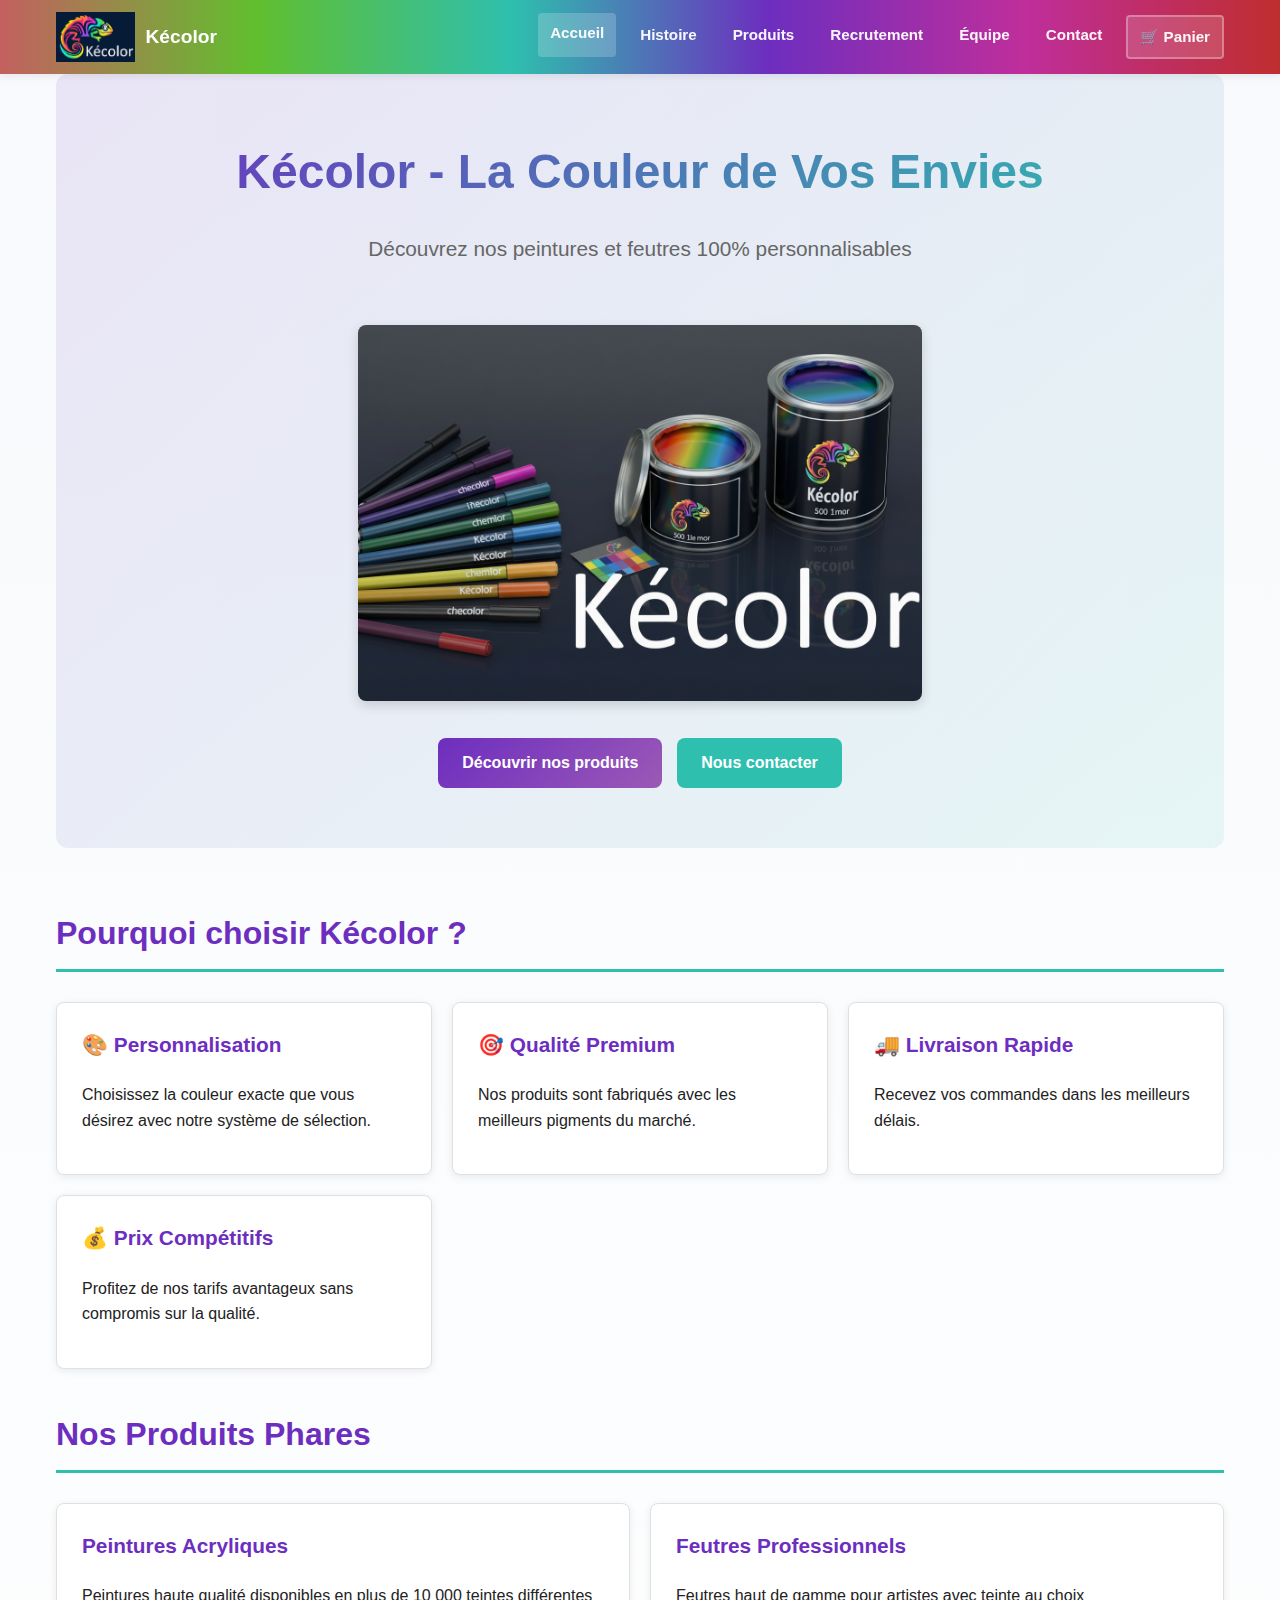
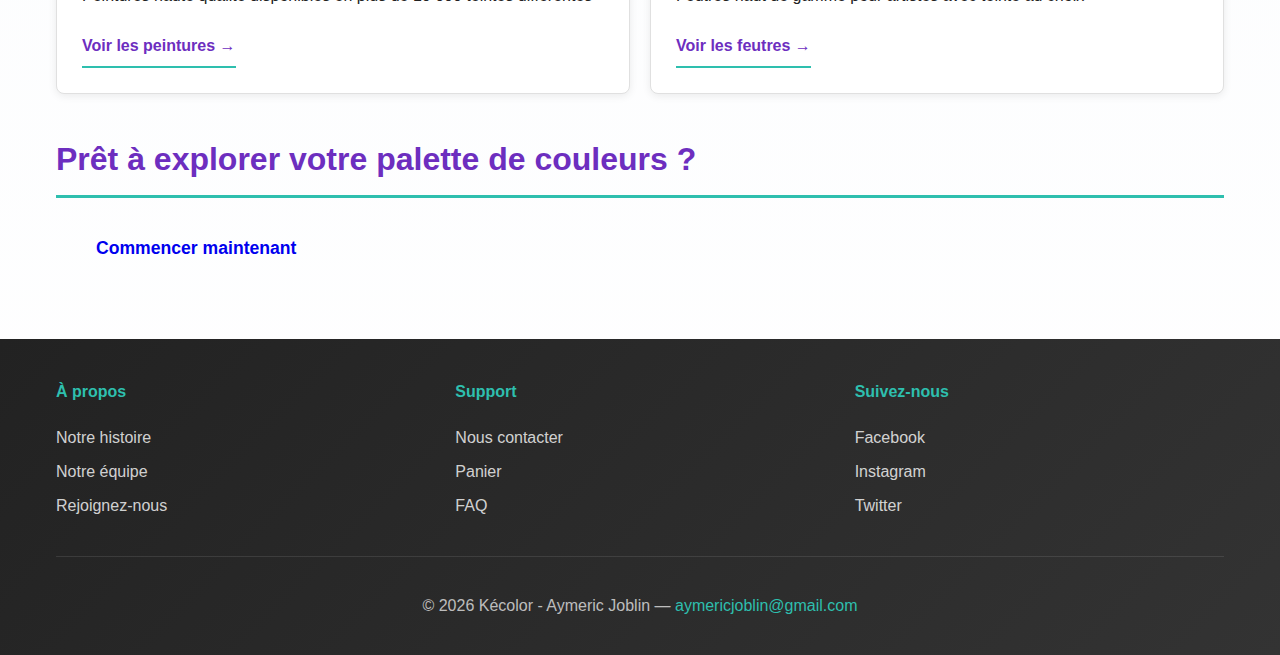
<file: index.html>
<!DOCTYPE html>
<html lang="fr">
<head>
    <meta charset="utf-8">
    <meta name="viewport" content="width=device-width, initial-scale=1">
    <title>Kécolor - Peintures et Feutres Personnalisés</title>
    <link href="style.css" rel="stylesheet">
</head>
<body>
<header class="site-header">
  <div class="container">
    <div class="header-content">
      <h1 class="site-title">
        <a href="index.html">
          <img src="image/Logo Kécolor avec nom entreprise.png" alt="Kécolor Logo" height="50">
          Kécolor
        </a>
      </h1>
      <nav class="site-nav" role="navigation" aria-label="Menu principal">
        <a href="index.html" class="active">Accueil</a>
        <a href="histoire.html">Histoire</a>
        <a href="produits.html">Produits</a>
        <a href="recrutement.html">Recrutement</a>
        <a href="equipe.html">Équipe</a>
        <a href="contact.html">Contact</a>
        <a href="panier.html" class="cart-link">🛒 Panier</a>
      </nav>
    </div>
  </div>
</header>

<main class="content container">
    <!-- Section Hero -->
    <section class="hero">
        <h1>Kécolor - La Couleur de Vos Envies</h1>
        <p>Découvrez nos peintures et feutres 100% personnalisables</p>
        <img src="image/image produits.png" alt="Produits Kécolor" style="max-width: 50%; height: auto; margin: 30px 0; border-radius: 8px; box-shadow: 0 4px 12px rgba(0,0,0,0.15);">
        <div class="hero-buttons">
            <a href="produits.html" class="btn btn-primary">Découvrir nos produits</a>
            <a href="contact.html" class="btn btn-secondary">Nous contacter</a>
        </div>
    </section>

    <!-- Section Avantages -->
    <section class="avantages">
        <h2>Pourquoi choisir Kécolor ?</h2>
        <div class="cards-grid">
            <div class="card">
                <h3>🎨 Personnalisation</h3>
                <p>Choisissez la couleur exacte que vous désirez avec notre système de sélection.</p>
            </div>
            <div class="card">
                <h3>🎯 Qualité Premium</h3>
                <p>Nos produits sont fabriqués avec les meilleurs pigments du marché.</p>
            </div>
            <div class="card">
                <h3>🚚 Livraison Rapide</h3>
                <p>Recevez vos commandes dans les meilleurs délais.</p>
            </div>
            <div class="card">
                <h3>💰 Prix Compétitifs</h3>
                <p>Profitez de nos tarifs avantageux sans compromis sur la qualité.</p>
            </div>
        </div>
    </section>

    <!-- Section Produits en vedette -->
    <section class="featured">
        <h2>Nos Produits Phares</h2>
        <div class="products-preview">
            <div class="product-preview-card">
                <h3>Peintures Acryliques</h3>
                <div class="color-preview" style="background-color: #FF5733;"></div>
                <p>Peintures haute qualité disponibles en plus de 10 000 teintes différentes</p>
                <a href="produits.html#peintures" class="btn-link">Voir les peintures →</a>
            </div>
            <div class="product-preview-card">
                <h3>Feutres Professionnels</h3>
                <div class="color-preview" style="background-color: #3357FF;"></div>
                <p>Feutres haut de gamme pour artistes avec teinte au choix</p>
                <a href="produits.html#feutres" class="btn-link">Voir les feutres →</a>
            </div>
        </div>
    </section>

    <!-- Appel à l'action -->
    <section class="cta">
        <h2>Prêt à explorer votre palette de couleurs ?</h2>
        <a href="produits.html" class="btn btn-large">Commencer maintenant</a>
    </section>
</main>

<footer class="site-footer">
  <div class="container">
    <div class="footer-content">
      <div class="footer-section">
        <h4>À propos</h4>
        <ul>
          <li><a href="histoire.html">Notre histoire</a></li>
          <li><a href="equipe.html">Notre équipe</a></li>
          <li><a href="recrutement.html">Rejoignez-nous</a></li>
        </ul>
      </div>
      <div class="footer-section">
        <h4>Support</h4>
        <ul>
          <li><a href="contact.html">Nous contacter</a></li>
          <li><a href="panier.html">Panier</a></li>
          <li><a href="contact.html#FAQ">FAQ</a></li>
        </ul>
      </div>
      <div class="footer-section">
        <h4>Suivez-nous</h4>
        <ul>
          <li><a href="#">Facebook</a></li>
          <li><a href="#">Instagram</a></li>
          <li><a href="#">Twitter</a></li>
        </ul>
      </div>
    </div>
    <div class="footer-bottom">
      <p>&copy; 2026 Kécolor - Aymeric Joblin — <a href="mailto:aymericjoblin@gmail.com">aymericjoblin@gmail.com</a></p>
    </div>
  </div>
</footer>
</body>
</html>
</file>
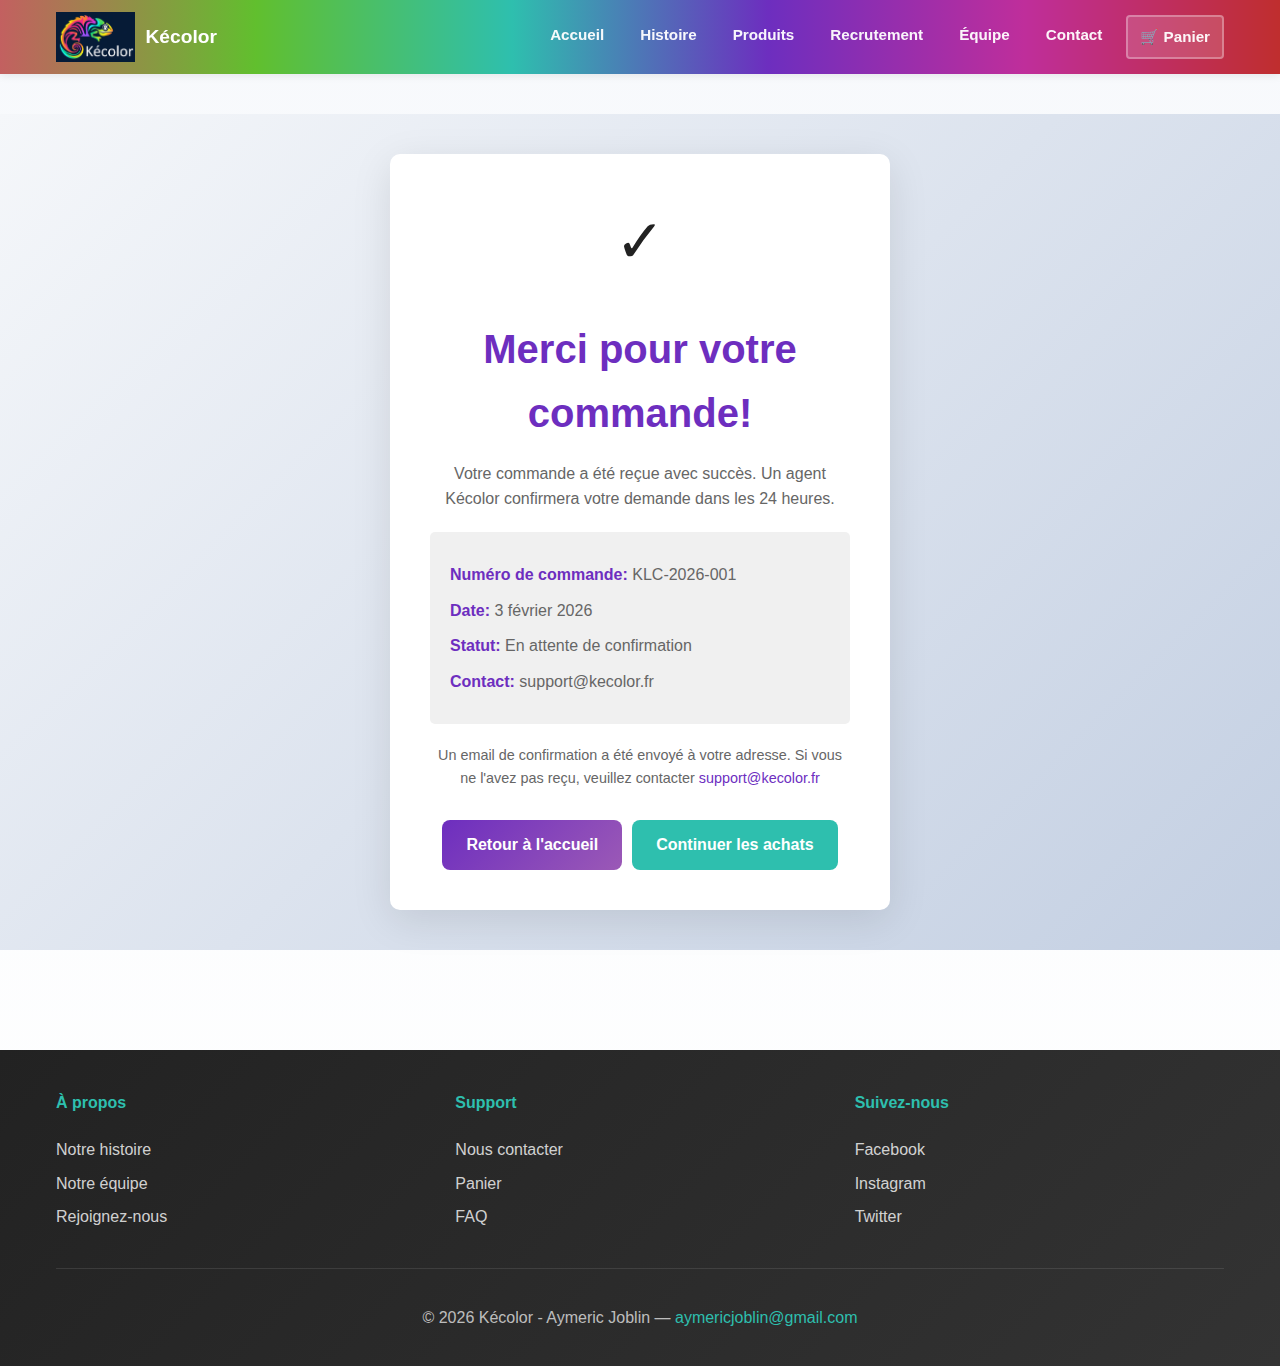
<file: confirmation.html>
<!DOCTYPE html>
<html lang="fr">
<head>
    <meta charset="utf-8">
    <meta name="viewport" content="width=device-width, initial-scale=1">
    <title>Confirmation - Kécolor</title>
    <link href="style.css" rel="stylesheet">
    <style>
        .confirmation-page {
            min-height: 60vh;
            display: flex;
            align-items: center;
            justify-content: center;
            padding: 40px 20px;
            background: linear-gradient(135deg, #f5f7fa 0%, #c3cfe2 100%);
        }
        
        .confirmation-box {
            background: white;
            padding: 40px;
            border-radius: 10px;
            box-shadow: 0 10px 40px rgba(0,0,0,0.1);
            text-align: center;
            max-width: 500px;
        }
        
        .confirmation-icon {
            font-size: 60px;
            margin-bottom: 20px;
        }
        
        .confirmation-box h1 {
            color: #6d2ebf;
            margin-bottom: 10px;
        }
        
        .confirmation-box p {
            color: #666;
            margin-bottom: 20px;
            line-height: 1.6;
        }
        
        .order-info {
            background: #f0f0f0;
            padding: 20px;
            border-radius: 5px;
            margin: 20px 0;
            text-align: left;
        }
        
        .order-info p {
            margin: 10px 0;
        }
        
        .order-info strong {
            color: #6d2ebf;
        }
        
        .confirmation-buttons {
            display: flex;
            gap: 10px;
            justify-content: center;
            margin-top: 30px;
        }
        
        .contact-email {
            font-size: 0.9em;
            color: #999;
            margin-bottom: 20px;
        }
        
        .contact-email a {
            color: #6d2ebf;
            text-decoration: none;
        }
        
        .contact-email a:hover {
            text-decoration: underline;
        }
        
        @media (max-width: 768px) {
            .confirmation-box {
                padding: 30px 20px;
            }
            
            .confirmation-buttons {
                flex-direction: column;
            }
        }
    </style>
</head>
<body>
<header class="site-header">
  <div class="container">
    <div class="header-content">
      <h1 class="site-title">
        <a href="index.html">
          <img src="image/Logo Kécolor avec nom entreprise.png" alt="Kécolor Logo" height="50">
          Kécolor
        </a>
      </h1>
      <nav class="site-nav" role="navigation" aria-label="Menu principal">
        <a href="index.html">Accueil</a>
        <a href="histoire.html">Histoire</a>
        <a href="produits.html">Produits</a>
        <a href="recrutement.html">Recrutement</a>
        <a href="equipe.html">Équipe</a>
        <a href="contact.html">Contact</a>
        <a href="panier.html" class="cart-link">🛒 Panier</a>
      </nav>
    </div>
  </div>
</header>

<main class="content">
    <div class="confirmation-page">
        <div class="confirmation-box">
            <div class="confirmation-icon">✓</div>
            <h1>Merci pour votre commande!</h1>
            <p>Votre commande a été reçue avec succès. Un agent Kécolor confirmera votre demande dans les 24 heures.</p>
            
            <div class="order-info">
                <p><strong>Numéro de commande:</strong> KLC-2026-001</p>
                <p><strong>Date:</strong> 3 février 2026</p>
                <p><strong>Statut:</strong> En attente de confirmation</p>
                <p><strong>Contact:</strong> support@kecolor.fr</p>
            </div>
            
            <p class="contact-email">
                Un email de confirmation a été envoyé à votre adresse. Si vous ne l'avez pas reçu, 
                veuillez contacter <a href="mailto:support@kecolor.fr">support@kecolor.fr</a>
            </p>
            
            <div class="confirmation-buttons">
                <a href="index.html" class="btn btn-primary">Retour à l'accueil</a>
                <a href="produits.html" class="btn btn-secondary">Continuer les achats</a>
            </div>
        </div>
    </div>
</main>

<footer class="site-footer">
  <div class="container">
    <div class="footer-content">
      <div class="footer-section">
        <h4>À propos</h4>
        <ul>
          <li><a href="histoire.html">Notre histoire</a></li>
          <li><a href="equipe.html">Notre équipe</a></li>
          <li><a href="recrutement.html">Rejoignez-nous</a></li>
        </ul>
      </div>
      <div class="footer-section">
        <h4>Support</h4>
        <ul>
          <li><a href="contact.html">Nous contacter</a></li>
          <li><a href="panier.html">Panier</a></li>
          <li><a href="contact.html#FAQ">FAQ</a></li>
        </ul>
      </div>
      <div class="footer-section">
        <h4>Suivez-nous</h4>
        <ul>
          <li><a href="#">Facebook</a></li>
          <li><a href="#">Instagram</a></li>
          <li><a href="#">Twitter</a></li>
        </ul>
      </div>
    </div>
    <div class="footer-bottom">
      <p>&copy; 2026 Kécolor - Aymeric Joblin — <a href="mailto:aymericjoblin@gmail.com">aymericjoblin@gmail.com</a></p>
    </div>
  </div>
</footer>
</body>
</html>
</file>
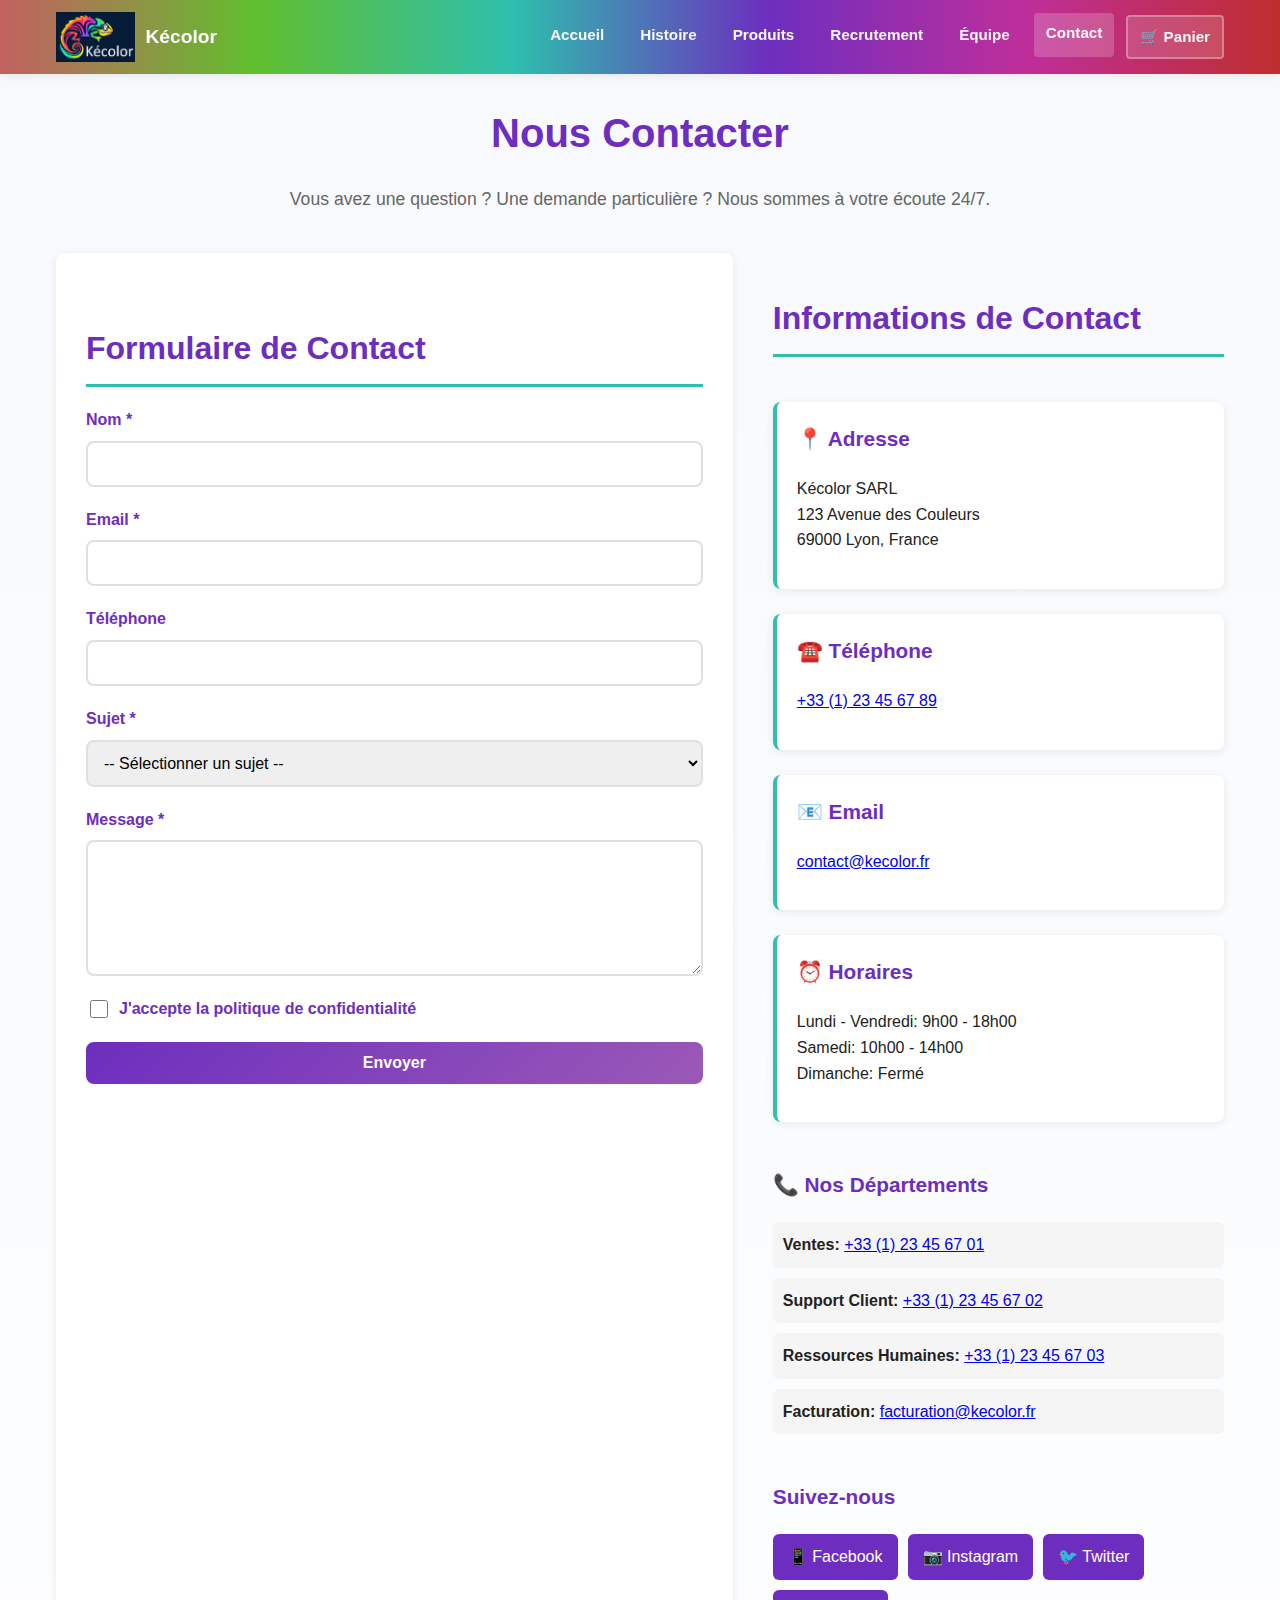
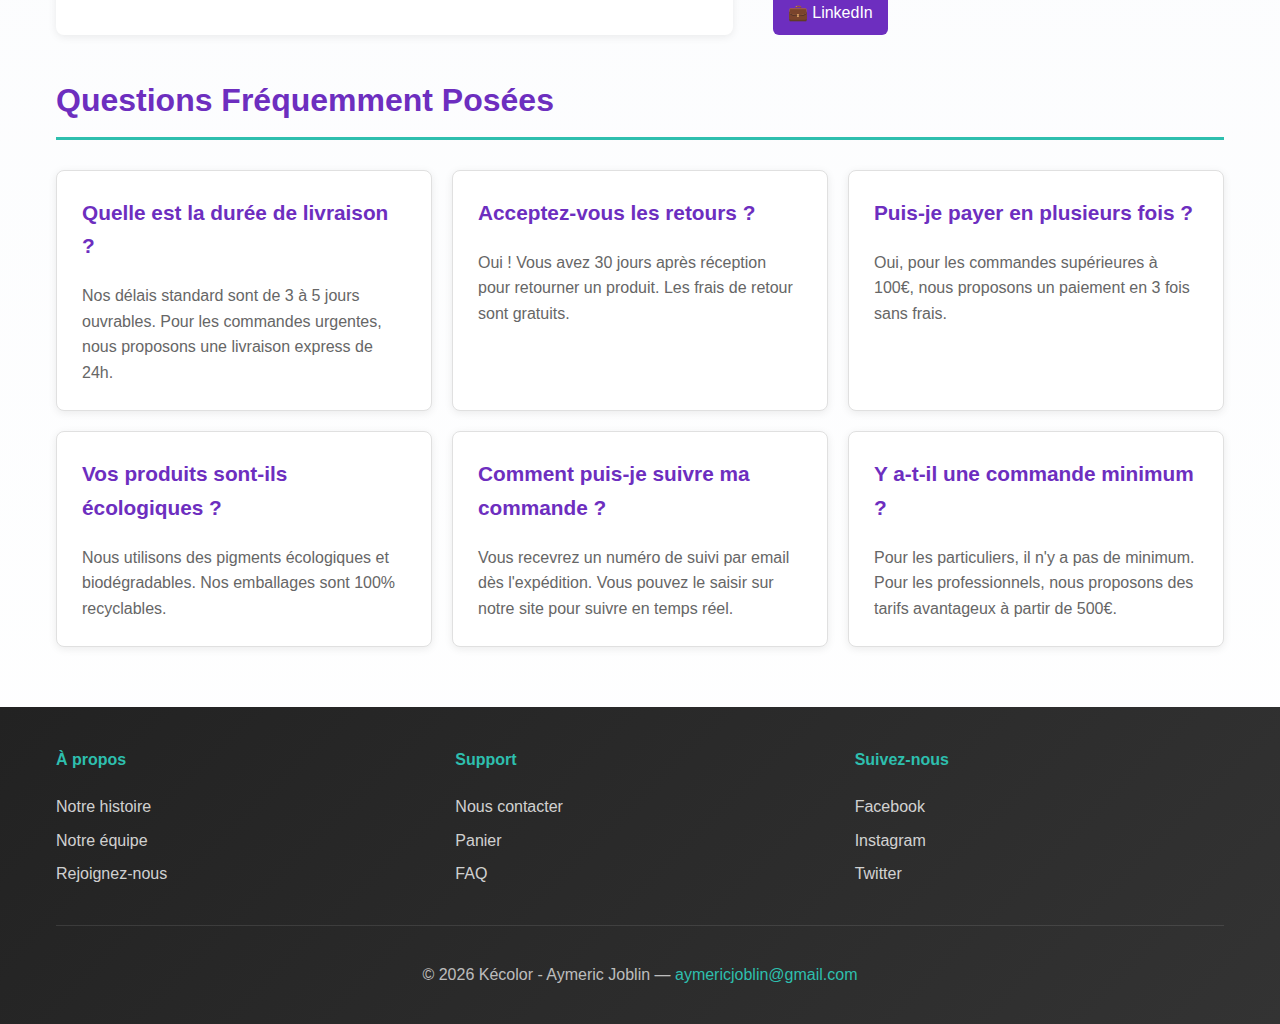
<file: contact.html>
<!DOCTYPE html>
<html lang="fr">
<head>
    <meta charset="utf-8">
    <meta name="viewport" content="width=device-width, initial-scale=1">
    <title>Nous Contacter - Kécolor</title>
    <link href="style.css" rel="stylesheet">
</head>
<body>
<header class="site-header">
  <div class="container">
    <div class="header-content">
      <h1 class="site-title">
        <a href="index.html">
          <img src="image/Logo Kécolor avec nom entreprise.png" alt="Kécolor Logo" height="50">
          Kécolor
        </a>
      </h1>
      <nav class="site-nav" role="navigation" aria-label="Menu principal">
        <a href="index.html">Accueil</a>
        <a href="histoire.html">Histoire</a>
        <a href="produits.html">Produits</a>
        <a href="recrutement.html">Recrutement</a>
        <a href="equipe.html">Équipe</a>
        <a href="contact.html" class="active">Contact</a>
        <a href="panier.html" class="cart-link">🛒 Panier</a>
      </nav>
    </div>
  </div>
</header>

<main class="content container">
    <h1>Nous Contacter</h1>
    <p class="intro-text">Vous avez une question ? Une demande particulière ? Nous sommes à votre écoute 24/7.</p>

    <div class="contact-wrapper">
        <!-- Formulaire de contact -->
        <section class="contact-form-section">
            <h2>Formulaire de Contact</h2>
            <form id="contactForm" class="contact-form">
                <div class="form-group">
                    <label for="name">Nom *</label>
                    <input type="text" id="name" name="name" required>
                </div>

                <div class="form-group">
                    <label for="email">Email *</label>
                    <input type="email" id="email" name="email" required>
                </div>

                <div class="form-group">
                    <label for="phone">Téléphone</label>
                    <input type="tel" id="phone" name="phone">
                </div>

                <div class="form-group">
                    <label for="subject">Sujet *</label>
                    <select id="subject" name="subject" required>
                        <option value="">-- Sélectionner un sujet --</option>
                        <option value="product">Question sur un produit</option>
                        <option value="order">Suivi de commande</option>
                        <option value="partnership">Partenariat commercial</option>
                        <option value="job">Candidature</option>
                        <option value="other">Autre</option>
                    </select>
                </div>

                <div class="form-group">
                    <label for="message">Message *</label>
                    <textarea id="message" name="message" rows="6" required></textarea>
                </div>

                <div class="form-group">
                    <label for="privacy" class="checkbox-label">
                        <input type="checkbox" id="privacy" name="privacy" required>
                        J'accepte la politique de confidentialité
                    </label>
                </div>

                <button type="submit" class="btn btn-primary">Envoyer</button>
            </form>
            <div id="successMessage" class="success-message" style="display:none;">
                ✓ Merci ! Votre message a été envoyé avec succès. Nous vous répondrons dans les 24h.
            </div>
        </section>

        <!-- Informations de contact -->
        <section class="contact-info-section">
            <h2>Informations de Contact</h2>

            <div class="contact-info">
                <h3>📍 Adresse</h3>
                <p>Kécolor SARL<br>
                123 Avenue des Couleurs<br>
                69000 Lyon, France</p>
            </div>

            <div class="contact-info">
                <h3>☎️ Téléphone</h3>
                <p><a href="tel:+33123456789">+33 (1) 23 45 67 89</a></p>
            </div>

            <div class="contact-info">
                <h3>📧 Email</h3>
                <p><a href="mailto:contact@kecolor.fr">contact@kecolor.fr</a></p>
            </div>

            <div class="contact-info">
                <h3>⏰ Horaires</h3>
                <p>
                    Lundi - Vendredi: 9h00 - 18h00<br>
                    Samedi: 10h00 - 14h00<br>
                    Dimanche: Fermé
                </p>
            </div>

            <div class="contact-departments">
                <h3>📞 Nos Départements</h3>
                <div class="dept-list">
                    <div class="dept-item">
                        <strong>Ventes:</strong> <a href="tel:+33123456701">+33 (1) 23 45 67 01</a>
                    </div>
                    <div class="dept-item">
                        <strong>Support Client:</strong> <a href="tel:+33123456702">+33 (1) 23 45 67 02</a>
                    </div>
                    <div class="dept-item">
                        <strong>Ressources Humaines:</strong> <a href="tel:+33123456703">+33 (1) 23 45 67 03</a>
                    </div>
                    <div class="dept-item">
                        <strong>Facturation:</strong> <a href="mailto:facturation@kecolor.fr">facturation@kecolor.fr</a>
                    </div>
                </div>
            </div>

            <div class="contact-social">
                <h3>Suivez-nous</h3>
                <div class="social-links">
                    <a href="#" class="social-icon">📱 Facebook</a>
                    <a href="#" class="social-icon">📷 Instagram</a>
                    <a href="#" class="social-icon">🐦 Twitter</a>
                    <a href="#" class="social-icon">💼 LinkedIn</a>
                </div>
            </div>
        </section>
    </div>

    <!-- Section FAQ -->
    <section id="FAQ" class="faq-section">
        <h2>Questions Fréquemment Posées</h2>
        <div class="faq-grid">
            <div class="faq-item">
                <h3>Quelle est la durée de livraison ?</h3>
                <p>Nos délais standard sont de 3 à 5 jours ouvrables. Pour les commandes urgentes, nous proposons une livraison express de 24h.</p>
            </div>
            <div class="faq-item">
                <h3>Acceptez-vous les retours ?</h3>
                <p>Oui ! Vous avez 30 jours après réception pour retourner un produit. Les frais de retour sont gratuits.</p>
            </div>
            <div class="faq-item">
                <h3>Puis-je payer en plusieurs fois ?</h3>
                <p>Oui, pour les commandes supérieures à 100€, nous proposons un paiement en 3 fois sans frais.</p>
            </div>
            <div class="faq-item">
                <h3>Vos produits sont-ils écologiques ?</h3>
                <p>Nous utilisons des pigments écologiques et biodégradables. Nos emballages sont 100% recyclables.</p>
            </div>
            <div class="faq-item">
                <h3>Comment puis-je suivre ma commande ?</h3>
                <p>Vous recevrez un numéro de suivi par email dès l'expédition. Vous pouvez le saisir sur notre site pour suivre en temps réel.</p>
            </div>
            <div class="faq-item">
                <h3>Y a-t-il une commande minimum ?</h3>
                <p>Pour les particuliers, il n'y a pas de minimum. Pour les professionnels, nous proposons des tarifs avantageux à partir de 500€.</p>
            </div>
        </div>
    </section>
</main>

<footer class="site-footer">
  <div class="container">
    <div class="footer-content">
      <div class="footer-section">
        <h4>À propos</h4>
        <ul>
          <li><a href="histoire.html">Notre histoire</a></li>
          <li><a href="equipe.html">Notre équipe</a></li>
          <li><a href="recrutement.html">Rejoignez-nous</a></li>
        </ul>
      </div>
      <div class="footer-section">
        <h4>Support</h4>
        <ul>
          <li><a href="contact.html">Nous contacter</a></li>
          <li><a href="panier.html">Panier</a></li>
          <li><a href="contact.html#FAQ">FAQ</a></li>
        </ul>
      </div>
      <div class="footer-section">
        <h4>Suivez-nous</h4>
        <ul>
          <li><a href="#">Facebook</a></li>
          <li><a href="#">Instagram</a></li>
          <li><a href="#">Twitter</a></li>
        </ul>
      </div>
    </div>
    <div class="footer-bottom">
      <p>&copy; 2026 Kécolor - Aymeric Joblin — <a href="mailto:aymericjoblin@gmail.com">aymericjoblin@gmail.com</a></p>
    </div>
  </div>
</footer>

<script>
document.getElementById('contactForm').addEventListener('submit', function(e) {
    e.preventDefault();
    document.getElementById('contactForm').style.display = 'none';
    document.getElementById('successMessage').style.display = 'block';
});
</script>
</body>
</html>
</file>
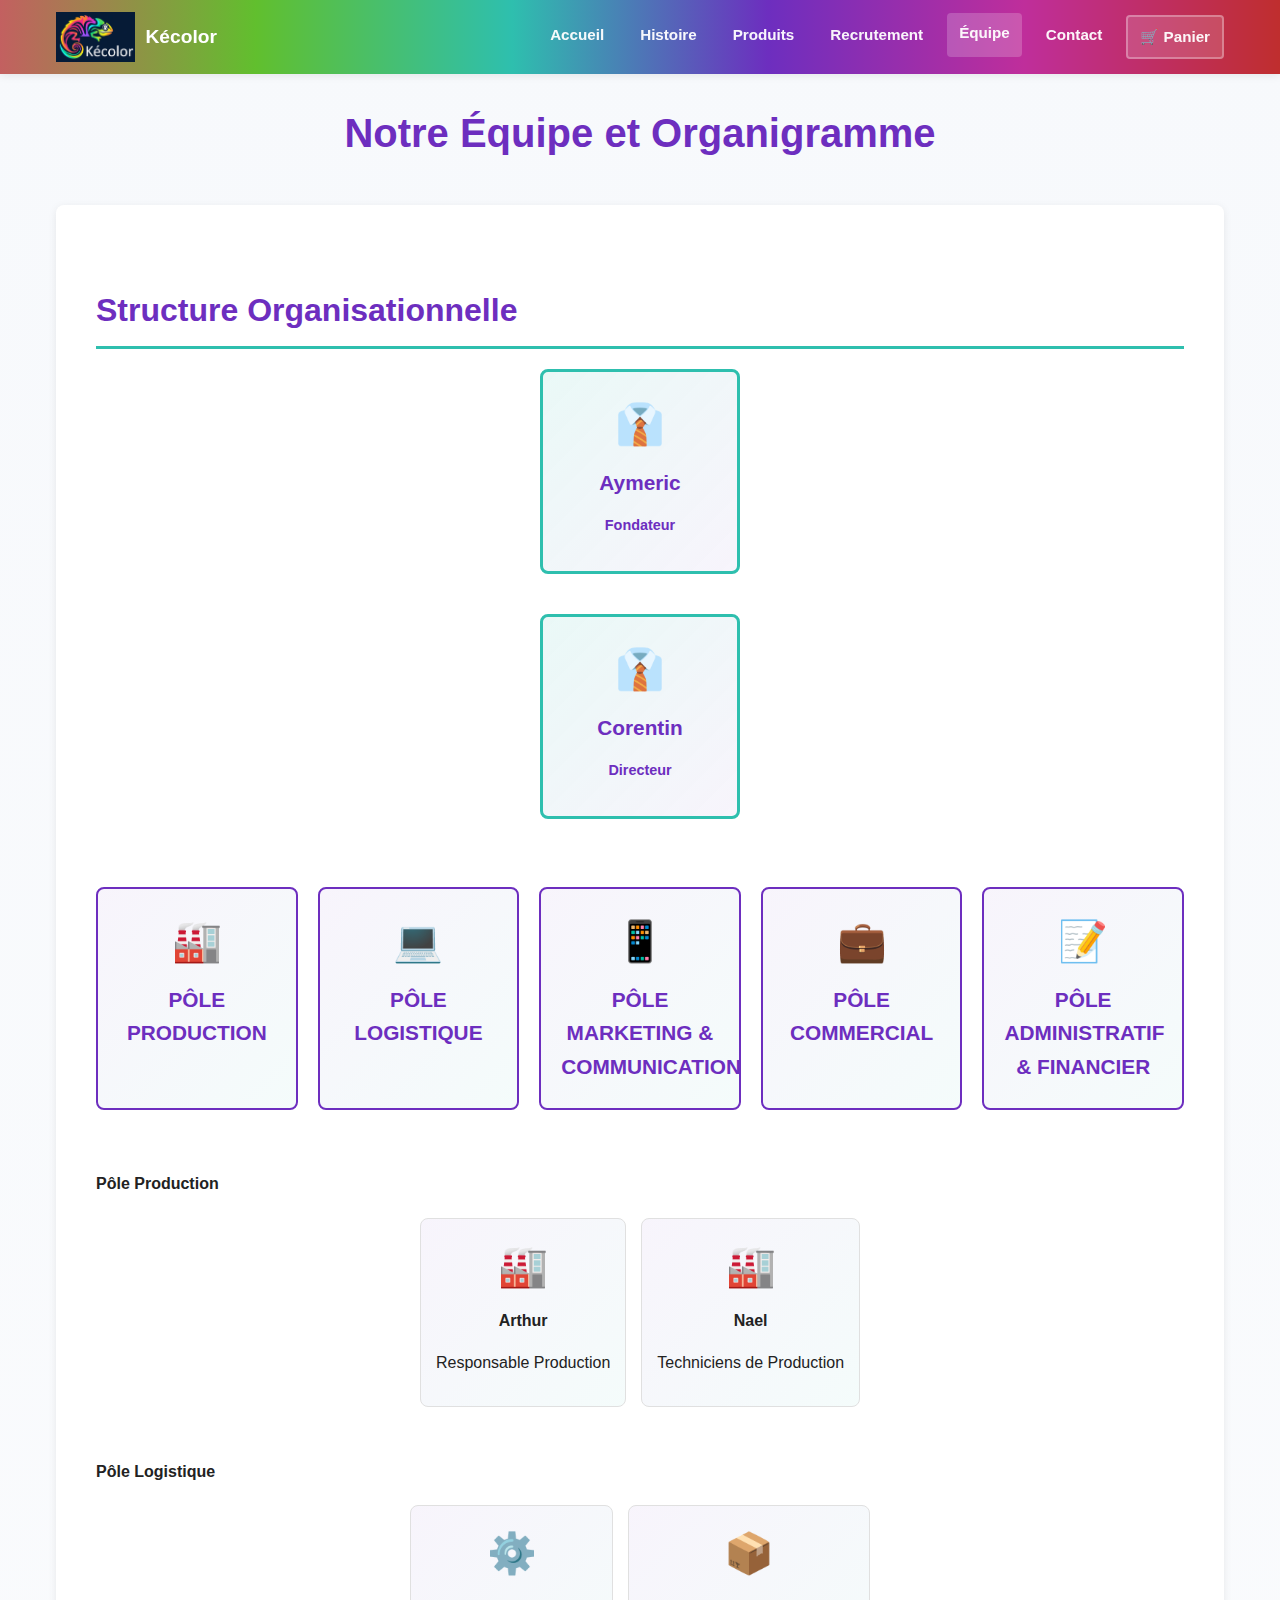
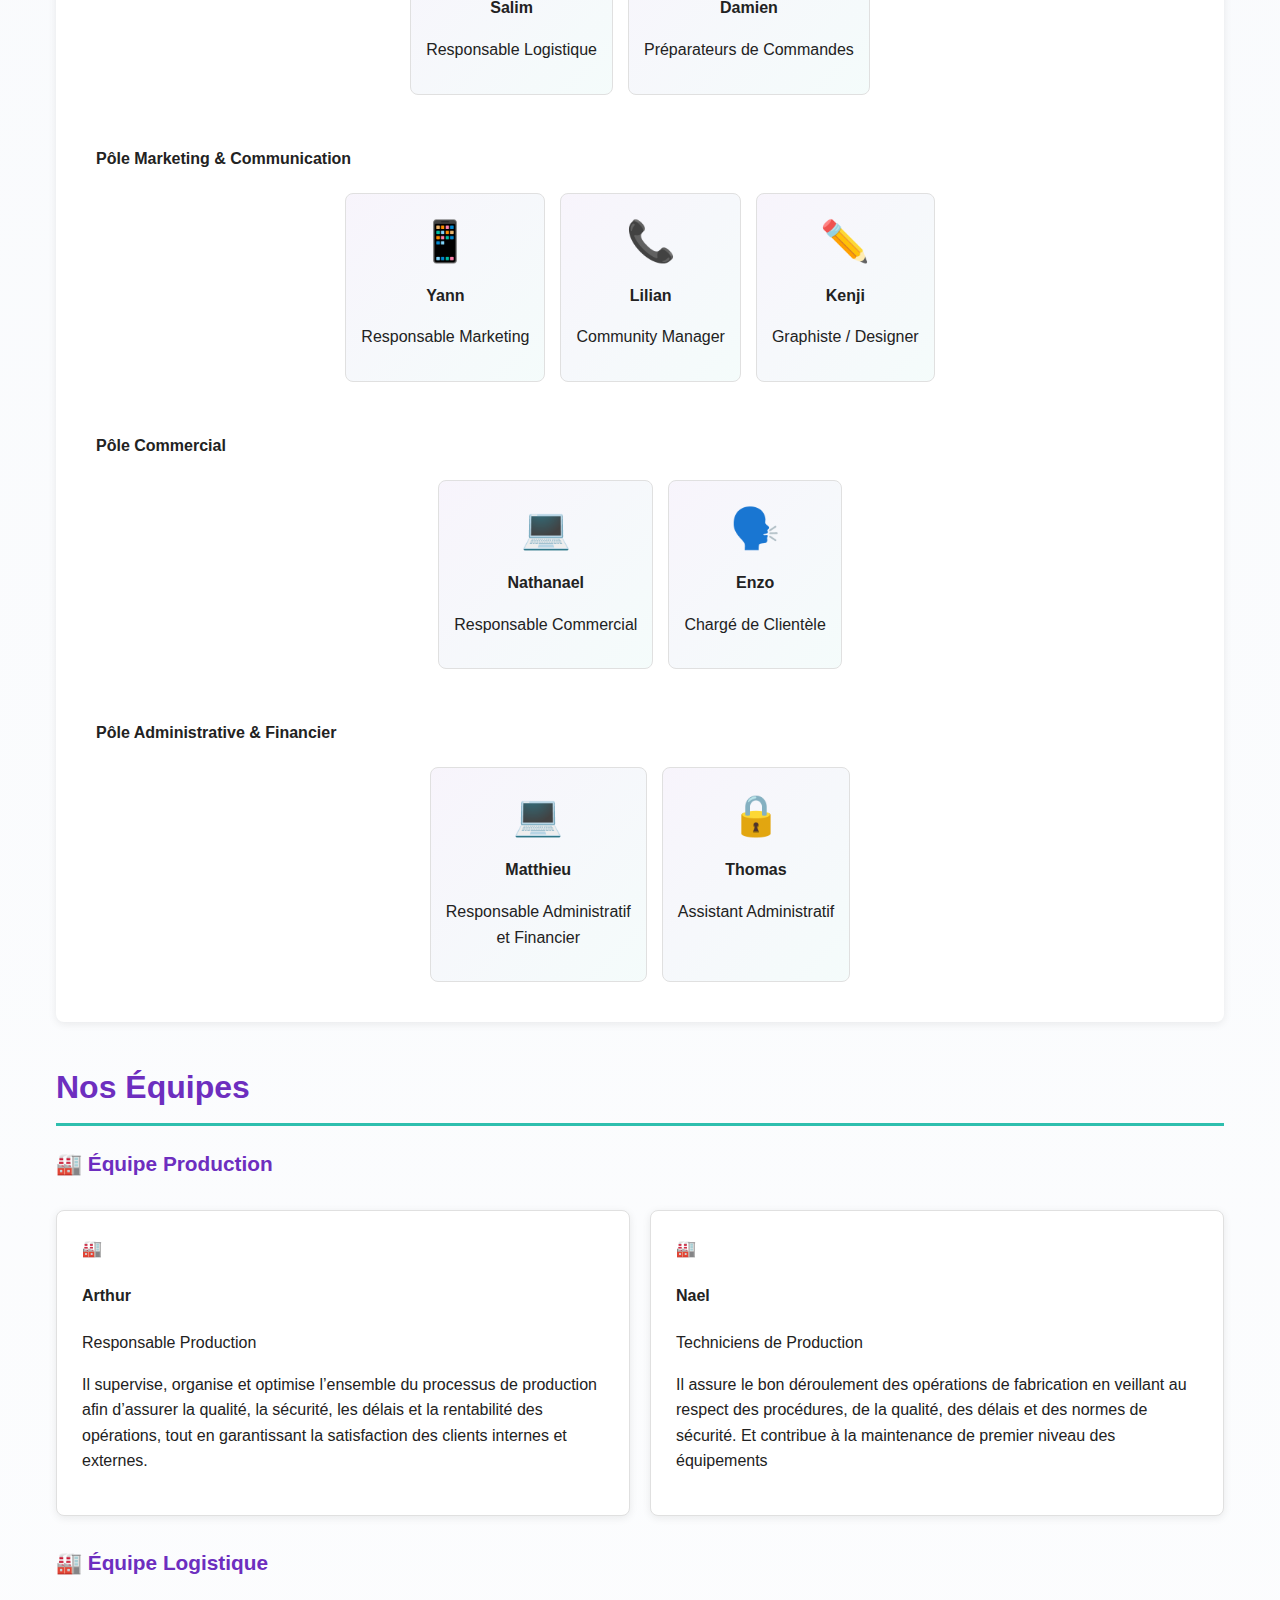
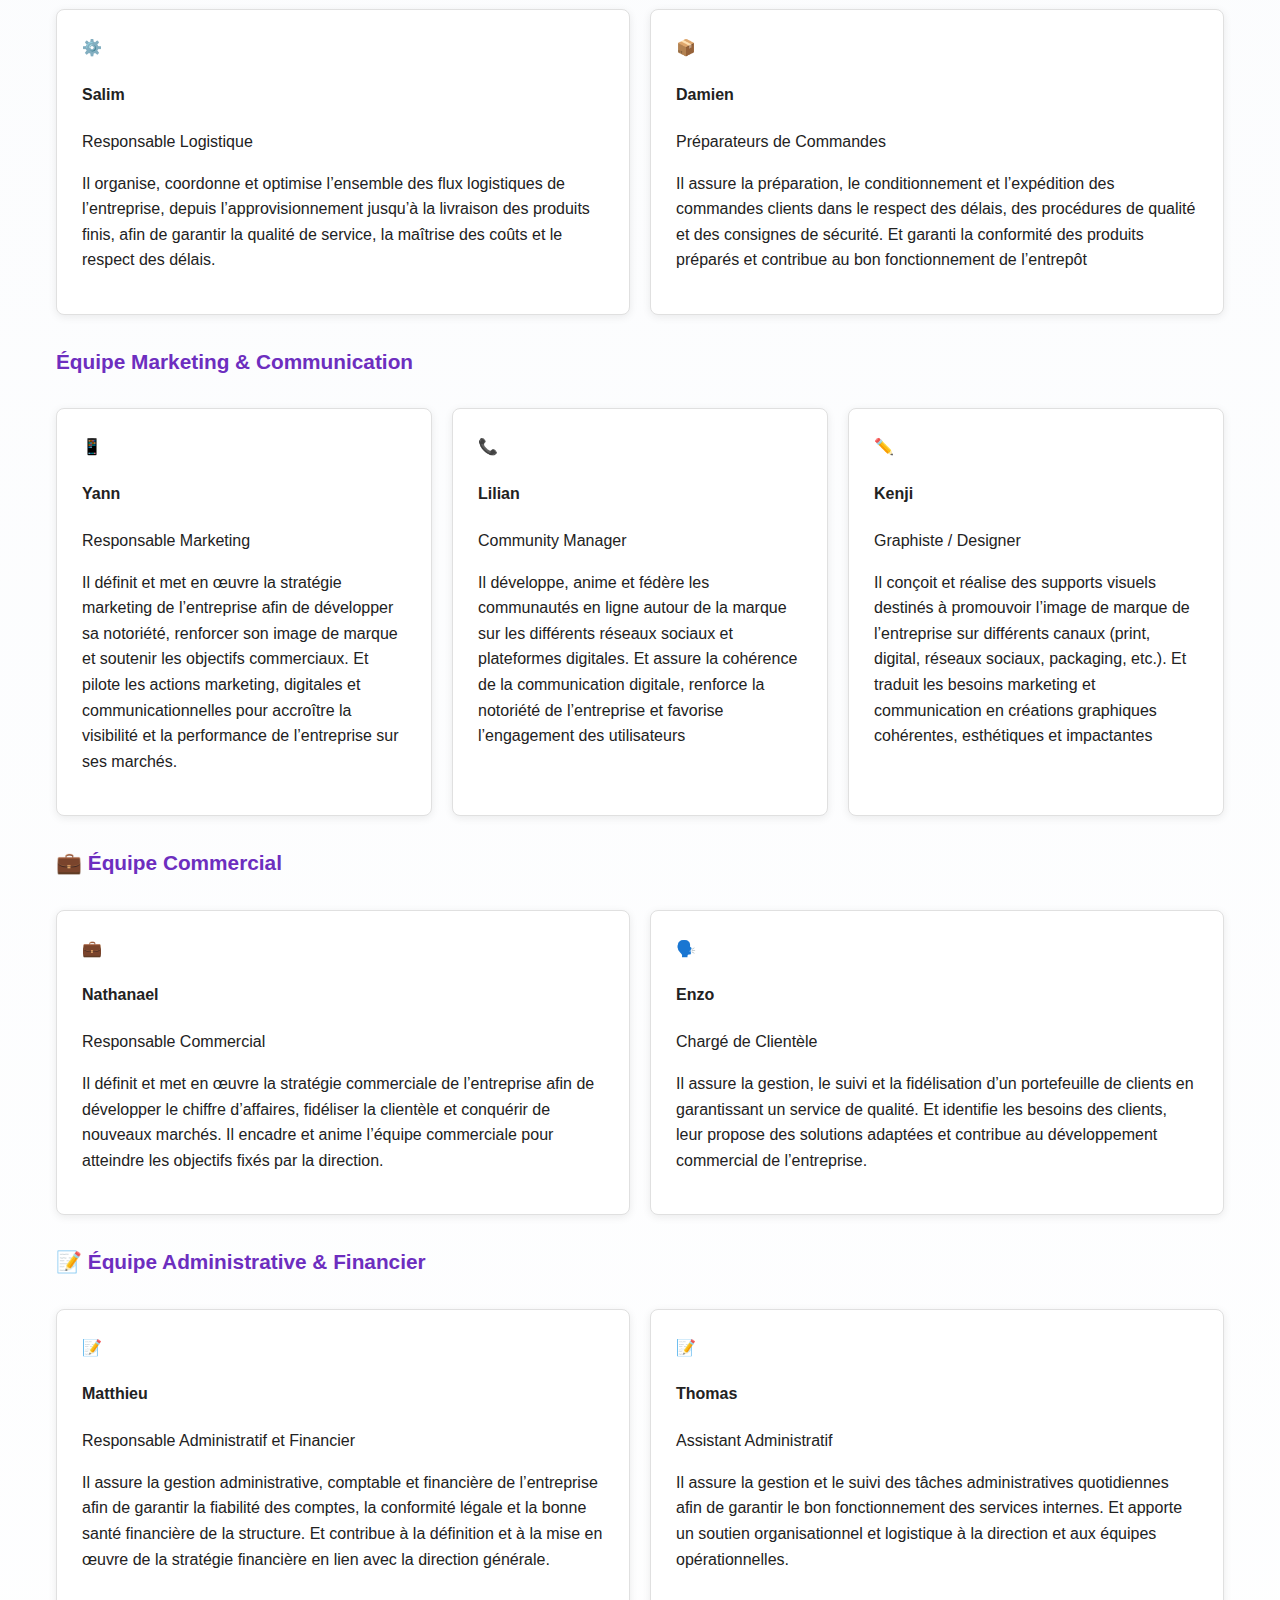
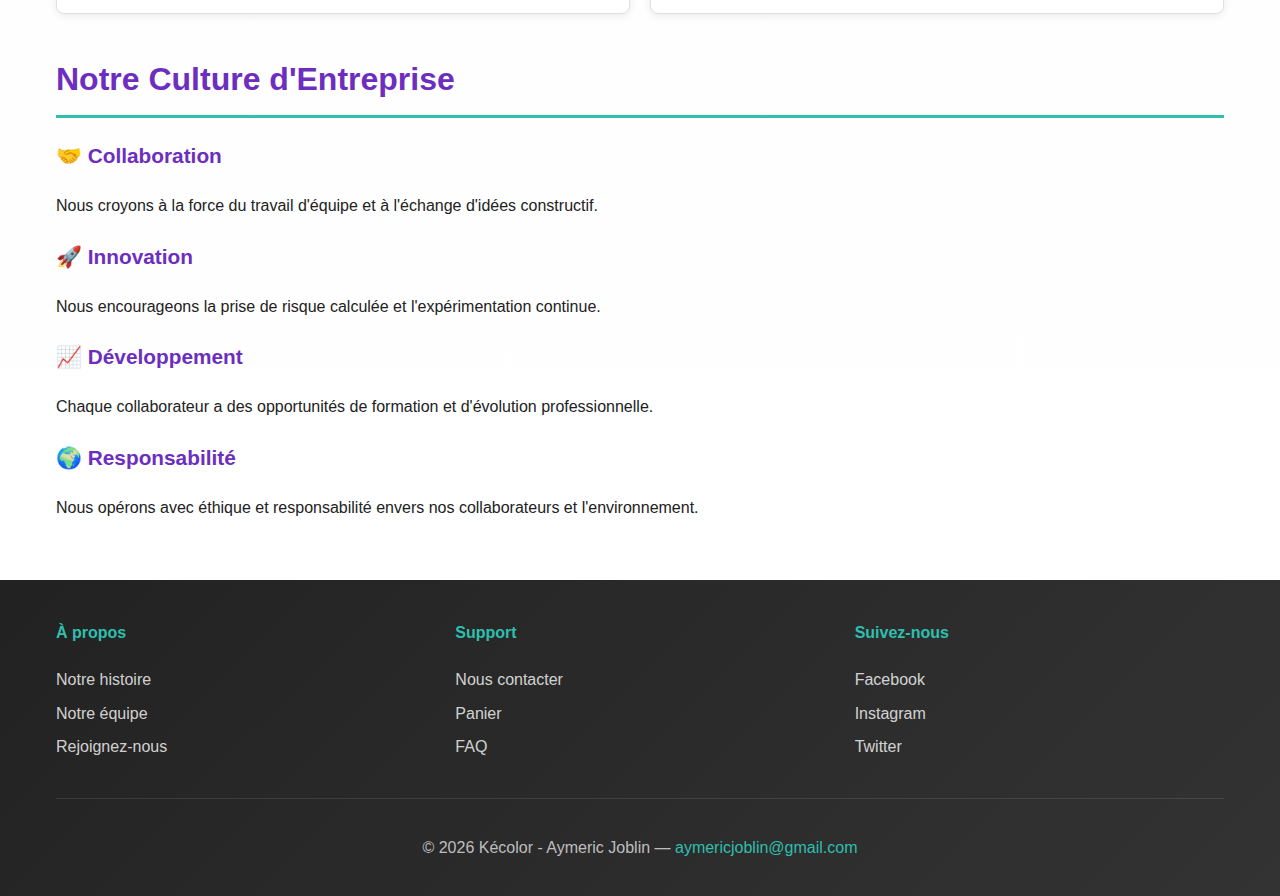
<file: equipe.html>
<!DOCTYPE html>
<html lang="fr">
<head>
    <meta charset="utf-8">
    <meta name="viewport" content="width=device-width, initial-scale=1">
    <title>Équipe - Kécolor</title>
    <link href="style.css" rel="stylesheet">
</head>
<body>
<header class="site-header">
  <div class="container">
    <div class="header-content">
      <h1 class="site-title">
        <a href="index.html">
          <img src="image/Logo Kécolor avec nom entreprise.png" alt="Kécolor Logo" height="50">
          Kécolor
        </a>
      </h1>
      <nav class="site-nav" role="navigation" aria-label="Menu principal">
        <a href="index.html">Accueil</a>
        <a href="histoire.html">Histoire</a>
        <a href="produits.html">Produits</a>
        <a href="recrutement.html">Recrutement</a>
        <a href="equipe.html" class="active">Équipe</a>
        <a href="contact.html">Contact</a>
        <a href="panier.html" class="cart-link">🛒 Panier</a>
      </nav>
    </div>
  </div>
</header>

<main class="content container">
    <h1>Notre Équipe et Organigramme</h1>

    <!-- Section Organigramme -->
    <section class="organizational-chart">
        <h2>Structure Organisationnelle</h2>
        
        <div class="org-chart">
            <!-- Niveau 1: Directeur -->
            <div class="org-level level-1">
                <div class="org-box director">
                    <div class="org-avatar">👔</div>
                    <h3>Aymeric</h3>
                    <p class="position">Fondateur</p>
                </div>
            </div>
            <div class="org-level level-1">
                <div class="org-box director">
                    <div class="org-avatar">👔</div>
                    <h3>Corentin</h3>
                    <p class="position">Directeur</p>
                </div>
            </div>

            <!-- Niveau 2: Directeurs -->
            <div class="org-level level-2">
                <div class="org-box">
                    <div class="org-avatar">🏭</div>
                    <h3>PÔLE<br>PRODUCTION</h3>
                    
                </div>
                <div class="org-box">
                    <div class="org-avatar">💻</div>
                    <h3>PÔLE<br>LOGISTIQUE</h3>
                    
                </div>
                <div class="org-box">
                    <div class="org-avatar">📱</div>
                    <h3>PÔLE<br>MARKETING &<br><span>COMMUNICATION</span></h3>
                </div>
                <div class="org-box">
                    <div class="org-avatar">💼</div>
                    <h3>PÔLE<br>COMMERCIAL</h3>
                </div>
                <div class="org-box">
                    <div class="org-avatar">📝​</div>
                    <h3>PÔLE<br>ADMINISTRATIF<br>& FINANCIER</h3>
                </div>
            </div>

            <!-- Niveau 3: Responsables -->
            <div class="org-level level-3">
                <div class="org-category">
                    <h4>Pôle Production</h4>
                    <div class="team-members">
                        <div class="org-box small">
                            <div class="org-avatar">🏭</div>
                            <h4>Arthur</h4>
                            <p>Responsable Production</p>
                        </div>
                        <div class="org-box small">
                            <div class="org-avatar">🏭</div>
                            <h4>Nael</h4>
                            <p>Techniciens de Production</p>
                        </div>
                    </div>
                </div>

                <div class="org-category">
                    <h4>Pôle Logistique</h4>
                    <div class="team-members">
                        <div class="org-box small">
                            <div class="org-avatar">⚙️</div>
                            <h4>Salim</h4>
                            <p>Responsable Logistique</p>
                        </div>
                        <div class="org-box small">
                            <div class="org-avatar">📦</div>
                            <h4>Damien</h4>
                            <p>Préparateurs de Commandes</p>
                        </div>
                    </div>
                </div>

                <div class="org-category">
                    <h4>Pôle Marketing & Communication</h4>
                    <div class="team-members">
                        <div class="org-box small">
                            <div class="org-avatar">📱</div>
                            <h4>Yann</h4>
                            <p>Responsable Marketing</p>
                        </div>
                        <div class="org-box small">
                            <div class="org-avatar">📞</div>
                            <h4>Lilian</h4>
                            <p>Community Manager</p>
                        </div>
                        <div class="org-box small">
                            <div class="org-avatar">✏️​</div>
                            <h4>Kenji</h4>
                            <p>Graphiste / Designer</p>
                        </div>
                    </div>
                </div>

                <div class="org-category">
                    <h4>Pôle Commercial</h4>
                    <div class="team-members">
                        <div class="org-box small">
                            <div class="org-avatar">💻</div>
                            <h4>Nathanael</h4>
                            <p>Responsable Commercial</p>
                        </div>
                        <div class="org-box small">
                            <div class="org-avatar">🗣️​</div>
                            <h4>Enzo</h4>
                            <p>Chargé de Clientèle</p>
                        </div>
                    </div>
                </div>

                <div class="org-category">
                    <h4>Pôle Administrative & Financier</h4>
                    <div class="team-members">
                        <div class="org-box small">
                            <div class="org-avatar">💻</div>
                            <h4>Matthieu</h4>
                            <p>Responsable Administratif<br>et Financier</p>
                        </div>
                        <div class="org-box small">
                            <div class="org-avatar">🔒</div>
                            <h4>Thomas</h4>
                            <p>Assistant Administratif</p>
                        </div>
                    </div>
                </div>
            </div>
        </div>
    </section>

    <!-- Section Équipes détaillées -->
    <section class="teams-details">
        <h2>Nos Équipes</h2>

        <div class="team-section">
            <h3>🏭 Équipe Production</h3>
            <div class="team-grid">
                <div class="member-card">
                    <div class="member-avatar">🏭</div>
                    <h4>Arthur</h4>
                    <p class="role">Responsable Production</p>
                    <p class="bio">Il supervise, organise et optimise l’ensemble du
                        processus de production afin d’assurer la
                        qualité, la sécurité, les délais et la rentabilité
                        des opérations, tout en garantissant la
                        satisfaction des clients internes et externes.</p>
                </div>
                <div class="member-card">
                    <div class="member-avatar">🏭</div>
                    <h4>Nael</h4>
                    <p class="role">Techniciens de Production</p>
                    <p class="bio">Il assure le bon déroulement 
                        des opérations de fabrication en veillant au respect des
                        procédures, de la qualité, des délais et des
                        normes de sécurité. Et contribue à la
                        maintenance de premier niveau des
                        équipements</p>
                </div>
            </div>
        </div>

        <div class="team-section">
            <h3>🏭 Équipe Logistique</h3>
            <div class="team-grid">
                <div class="member-card">
                    <div class="member-avatar">⚙️</div>
                    <h4>Salim</h4>
                    <p class="role">Responsable Logistique</p>
                    <p class="bio">Il organise,
                        coordonne et optimise l’ensemble des flux
                        logistiques de l’entreprise, depuis
                        l’approvisionnement jusqu’à la livraison des
                        produits finis, afin de garantir la qualité de
                        service, la maîtrise des coûts et le respect
                        des délais.</p>
                </div>
                <div class="member-card">
                    <div class="member-avatar">📦</div>
                    <h4>Damien</h4>
                    <p class="role">Préparateurs de Commandes</p>
                    <p class="bio">Il assure la préparation, le conditionnement
                        et l’expédition des commandes clients dans
                        le respect des délais, des procédures de
                        qualité et des consignes de sécurité.
                        Et garanti la conformité des produits
                        préparés et contribue au bon
                        fonctionnement de l’entrepôt</p>
                </div>
            </div>
        </div>

        <div class="team-section">
            <h3>Équipe Marketing & Communication</h3>
            <div class="team-grid">
                <div class="member-card">
                    <div class="member-avatar">📱</div>
                    <h4>Yann</h4>
                    <p class="role">Responsable Marketing</p>
                    <p class="bio">Il définit et
                        met en œuvre la stratégie marketing de
                        l’entreprise afin de développer sa notoriété,
                        renforcer son image de marque et soutenir
                        les objectifs commerciaux. Et pilote les
                        actions marketing, digitales et
                        communicationnelles pour accroître la
                        visibilité et la performance de l’entreprise
                        sur ses marchés.</p>
                </div>
                <div class="member-card">
                    <div class="member-avatar">📞</div>
                    <h4>Lilian</h4>
                    <p class="role">Community Manager</p>
                    <p class="bio">Il développe,
                        anime et fédère les communautés en
                        ligne autour de la marque sur les différents
                        réseaux sociaux et plateformes digitales. Et
                        assure la cohérence de la communication
                        digitale, renforce la notoriété de l’entreprise
                        et favorise l’engagement des utilisateurs</p>
                </div>
                <div class="member-card">
                    <div class="member-avatar">✏️</div>
                    <h4>Kenji</h4>
                    <p class="role">Graphiste / Designer</p>
                    <p class="bio">Il conçoit et
                        réalise des supports visuels destinés à
                        promouvoir l’image de marque de
                        l’entreprise sur différents canaux (print,
                        digital, réseaux sociaux, packaging, etc.).
                        Et traduit les besoins marketing et
                        communication en créations graphiques
                        cohérentes, esthétiques et impactantes</p>
                </div>
            </div>
        </div>

        <div class="team-section">
            <h3>💼 Équipe Commercial</h3>
            <div class="team-grid">
                <div class="member-card">
                    <div class="member-avatar">💼</div>
                    <h4>Nathanael</h4>
                    <p class="role">Responsable Commercial</p>
                    <p class="bio">Il définit et
                        met en œuvre la stratégie commerciale
                        de l’entreprise afin de développer le chiffre
                        d’affaires, fidéliser la clientèle et conquérir
                        de nouveaux marchés. Il encadre et anime
                        l’équipe commerciale pour atteindre les
                        objectifs fixés par la direction.</p>
                </div>
                <div class="member-card">
                    <div class="member-avatar">🗣️</div>
                    <h4>Enzo</h4>
                    <p class="role">Chargé de Clientèle</p>
                    <p class="bio">Il assure la
                        gestion, le suivi et la fidélisation d’un
                        portefeuille de clients en garantissant un
                        service de qualité. Et identifie les besoins des
                        clients, leur propose des solutions
                        adaptées et contribue au développement
                        commercial de l’entreprise.</p>
                </div>
            </div>
        </div>

        <div class="team-section">
            <h3>📝 Équipe Administrative & Financier</h3>
            <div class="team-grid">
                <div class="member-card">
                    <div class="member-avatar">📝</div>
                    <h4>Matthieu</h4>
                    <p class="role">Responsable Administratif et Financier</p>
                    <p class="bio">Il assure la gestion administrative,
                        comptable et financière de l’entreprise afin
                        de garantir la fiabilité des comptes, la
                        conformité légale et la bonne santé
                        financière de la structure. Et contribue à la
                        définition et à la mise en œuvre de la
                        stratégie financière en lien avec la direction
                        générale.</p>
                </div>
                <div class="member-card">
                    <div class="member-avatar">📝</div>
                    <h4>Thomas</h4>
                    <p class="role">Assistant Administratif</p>
                    <p class="bio">Il assure la
                        gestion et le suivi des tâches
                        administratives quotidiennes afin de
                        garantir le bon fonctionnement des services
                        internes. Et apporte un soutien
                        organisationnel et logistique à la direction
                        et aux équipes opérationnelles.</p>
                </div>
            </div>
        </div>
    </section>

    <!-- Section Culture -->
    <section class="company-culture">
        <h2>Notre Culture d'Entreprise</h2>
        <div class="culture-points">
            <div class="culture-item">
                <h3>🤝 Collaboration</h3>
                <p>Nous croyons à la force du travail d'équipe et à l'échange d'idées constructif.</p>
            </div>
            <div class="culture-item">
                <h3>🚀 Innovation</h3>
                <p>Nous encourageons la prise de risque calculée et l'expérimentation continue.</p>
            </div>
            <div class="culture-item">
                <h3>📈 Développement</h3>
                <p>Chaque collaborateur a des opportunités de formation et d'évolution professionnelle.</p>
            </div>
            <div class="culture-item">
                <h3>🌍 Responsabilité</h3>
                <p>Nous opérons avec éthique et responsabilité envers nos collaborateurs et l'environnement.</p>
            </div>
        </div>
    </section>
</main>

<footer class="site-footer">
  <div class="container">
    <div class="footer-content">
      <div class="footer-section">
        <h4>À propos</h4>
        <ul>
          <li><a href="histoire.html">Notre histoire</a></li>
          <li><a href="equipe.html">Notre équipe</a></li>
          <li><a href="recrutement.html">Rejoignez-nous</a></li>
        </ul>
      </div>
      <div class="footer-section">
        <h4>Support</h4>
        <ul>
          <li><a href="contact.html">Nous contacter</a></li>
          <li><a href="panier.html">Panier</a></li>
          <li><a href="contact.html#FAQ">FAQ</a></li>
        </ul>
      </div>
      <div class="footer-section">
        <h4>Suivez-nous</h4>
        <ul>
          <li><a href="#">Facebook</a></li>
          <li><a href="#">Instagram</a></li>
          <li><a href="#">Twitter</a></li>
        </ul>
      </div>
    </div>
    <div class="footer-bottom">
      <p>&copy; 2026 Kécolor - Aymeric Joblin — <a href="mailto:aymericjoblin@gmail.com">aymericjoblin@gmail.com</a></p>
    </div>
  </div>
</footer>

</body>
</html>
</file>
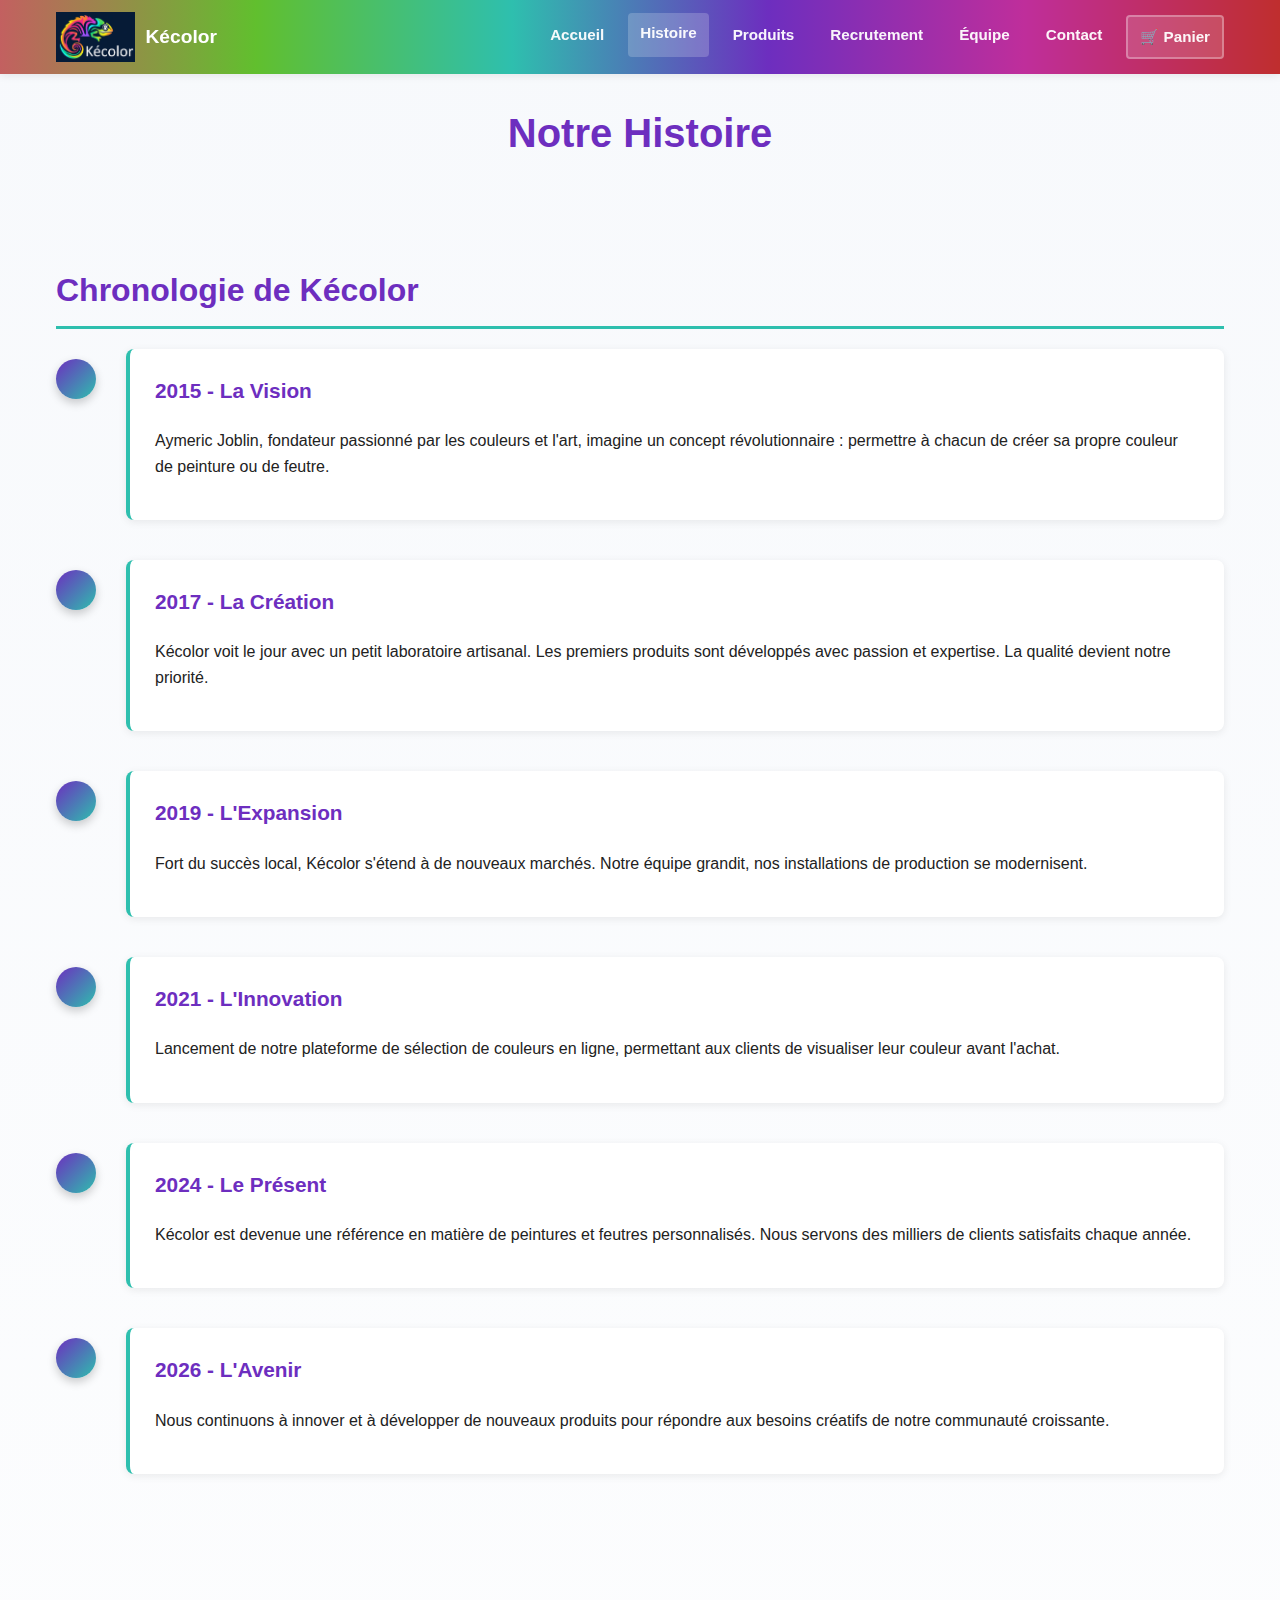
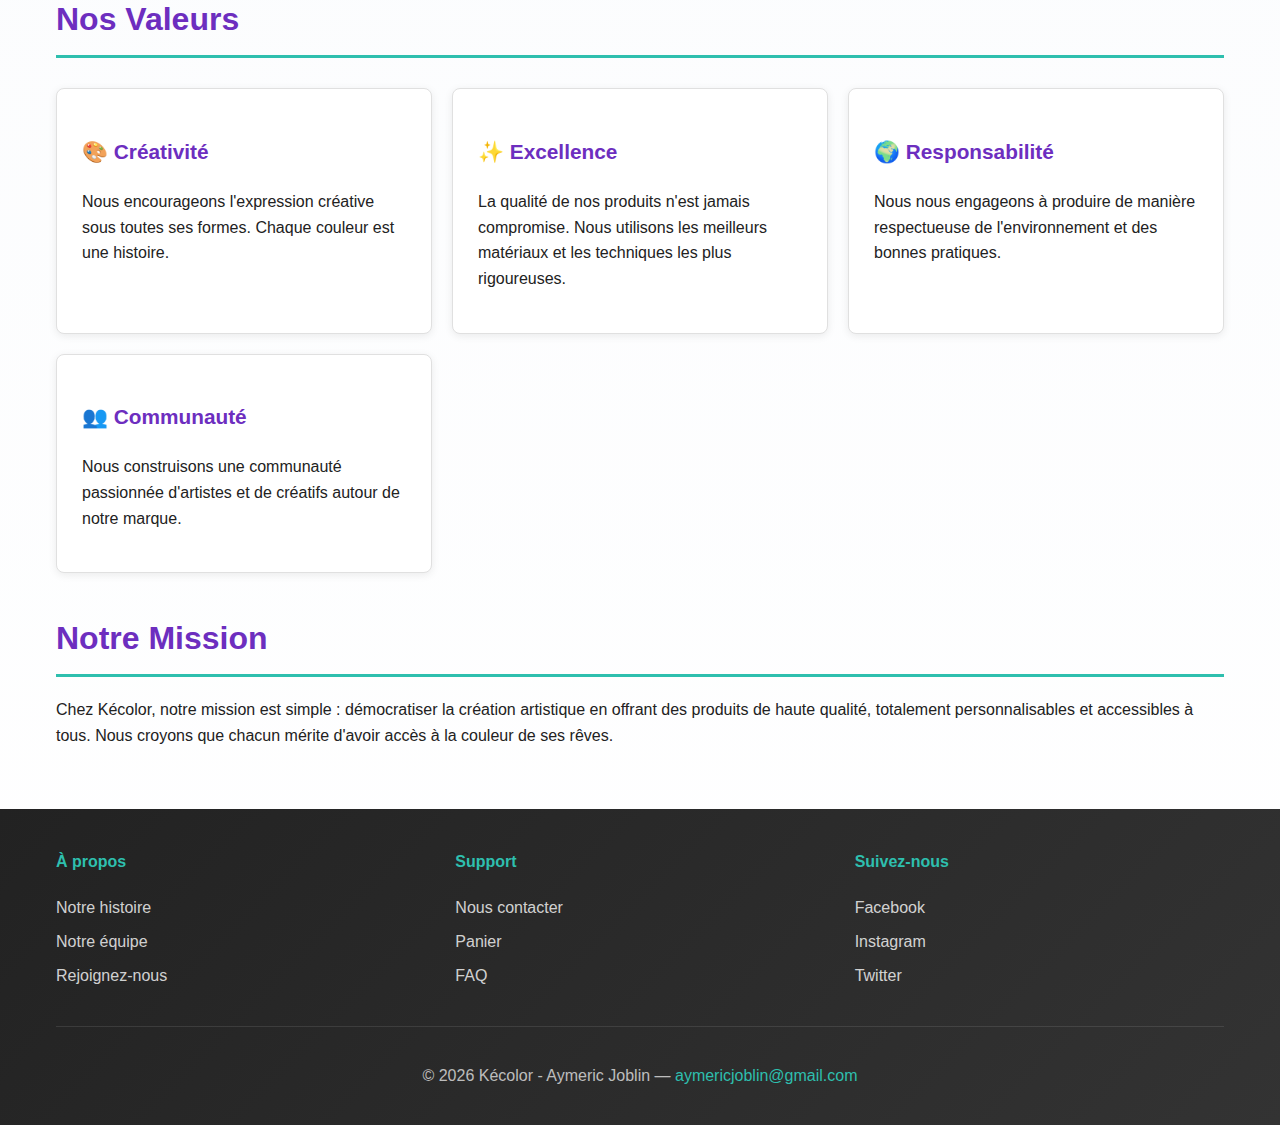
<file: histoire.html>
<!DOCTYPE html>
<html lang="fr">
<head>
    <meta charset="utf-8">
    <meta name="viewport" content="width=device-width, initial-scale=1">
    <title>Notre Histoire - Kécolor</title>
    <link href="style.css" rel="stylesheet">
</head>
<body>
<header class="site-header">
  <div class="container">
    <div class="header-content">
      <h1 class="site-title">
        <a href="index.html">
          <img src="image/Logo Kécolor avec nom entreprise.png" alt="Kécolor Logo" height="50">
          Kécolor
        </a>
      </h1>
      <nav class="site-nav" role="navigation" aria-label="Menu principal">
        <a href="index.html">Accueil</a>
        <a href="histoire.html" class="active">Histoire</a>
        <a href="produits.html">Produits</a>
        <a href="recrutement.html">Recrutement</a>
        <a href="equipe.html">Équipe</a>
        <a href="contact.html">Contact</a>
        <a href="panier.html" class="cart-link">🛒 Panier</a>
      </nav>
    </div>
  </div>
</header>

<main class="content container">
    <h1>Notre Histoire</h1>

    <section class="timeline">
        <h2>Chronologie de Kécolor</h2>
        
        <div class="timeline-item">
            <div class="timeline-marker"></div>
            <div class="timeline-content">
                <h3>2015 - La Vision</h3>
                <p>Aymeric Joblin, fondateur passionné par les couleurs et l'art, imagine un concept révolutionnaire : permettre à chacun de créer sa propre couleur de peinture ou de feutre.</p>
            </div>
        </div>

        <div class="timeline-item">
            <div class="timeline-marker"></div>
            <div class="timeline-content">
                <h3>2017 - La Création</h3>
                <p>Kécolor voit le jour avec un petit laboratoire artisanal. Les premiers produits sont développés avec passion et expertise. La qualité devient notre priorité.</p>
            </div>
        </div>

        <div class="timeline-item">
            <div class="timeline-marker"></div>
            <div class="timeline-content">
                <h3>2019 - L'Expansion</h3>
                <p>Fort du succès local, Kécolor s'étend à de nouveaux marchés. Notre équipe grandit, nos installations de production se modernisent.</p>
            </div>
        </div>

        <div class="timeline-item">
            <div class="timeline-marker"></div>
            <div class="timeline-content">
                <h3>2021 - L'Innovation</h3>
                <p>Lancement de notre plateforme de sélection de couleurs en ligne, permettant aux clients de visualiser leur couleur avant l'achat.</p>
            </div>
        </div>

        <div class="timeline-item">
            <div class="timeline-marker"></div>
            <div class="timeline-content">
                <h3>2024 - Le Présent</h3>
                <p>Kécolor est devenue une référence en matière de peintures et feutres personnalisés. Nous servons des milliers de clients satisfaits chaque année.</p>
            </div>
        </div>

        <div class="timeline-item">
            <div class="timeline-marker"></div>
            <div class="timeline-content">
                <h3>2026 - L'Avenir</h3>
                <p>Nous continuons à innover et à développer de nouveaux produits pour répondre aux besoins créatifs de notre communauté croissante.</p>
            </div>
        </div>
    </section>

    <section class="company-values">
        <h2>Nos Valeurs</h2>
        <div class="values-grid">
            <div class="value-card">
                <h3>🎨 Créativité</h3>
                <p>Nous encourageons l'expression créative sous toutes ses formes. Chaque couleur est une histoire.</p>
            </div>
            <div class="value-card">
                <h3>✨ Excellence</h3>
                <p>La qualité de nos produits n'est jamais compromise. Nous utilisons les meilleurs matériaux et les techniques les plus rigoureuses.</p>
            </div>
            <div class="value-card">
                <h3>🌍 Responsabilité</h3>
                <p>Nous nous engageons à produire de manière respectueuse de l'environnement et des bonnes pratiques.</p>
            </div>
            <div class="value-card">
                <h3>👥 Communauté</h3>
                <p>Nous construisons une communauté passionnée d'artistes et de créatifs autour de notre marque.</p>
            </div>
        </div>
    </section>

    <section class="mission">
        <h2>Notre Mission</h2>
        <p>Chez Kécolor, notre mission est simple : démocratiser la création artistique en offrant des produits de haute qualité, totalement personnalisables et accessibles à tous. Nous croyons que chacun mérite d'avoir accès à la couleur de ses rêves.</p>
    </section>
</main>

<footer class="site-footer">
  <div class="container">
    <div class="footer-content">
      <div class="footer-section">
        <h4>À propos</h4>
        <ul>
          <li><a href="histoire.html">Notre histoire</a></li>
          <li><a href="equipe.html">Notre équipe</a></li>
          <li><a href="recrutement.html">Rejoignez-nous</a></li>
        </ul>
      </div>
      <div class="footer-section">
        <h4>Support</h4>
        <ul>
          <li><a href="contact.html">Nous contacter</a></li>
          <li><a href="panier.html">Panier</a></li>
          <li><a href="contact.html#FAQ">FAQ</a></li>
        </ul>
      </div>
      <div class="footer-section">
        <h4>Suivez-nous</h4>
        <ul>
          <li><a href="#">Facebook</a></li>
          <li><a href="#">Instagram</a></li>
          <li><a href="#">Twitter</a></li>
        </ul>
      </div>
    </div>
    <div class="footer-bottom">
      <p>&copy; 2026 Kécolor - Aymeric Joblin — <a href="mailto:aymericjoblin@gmail.com">aymericjoblin@gmail.com</a></p>
    </div>
  </div>
</footer>

</body>
</html>
</file>
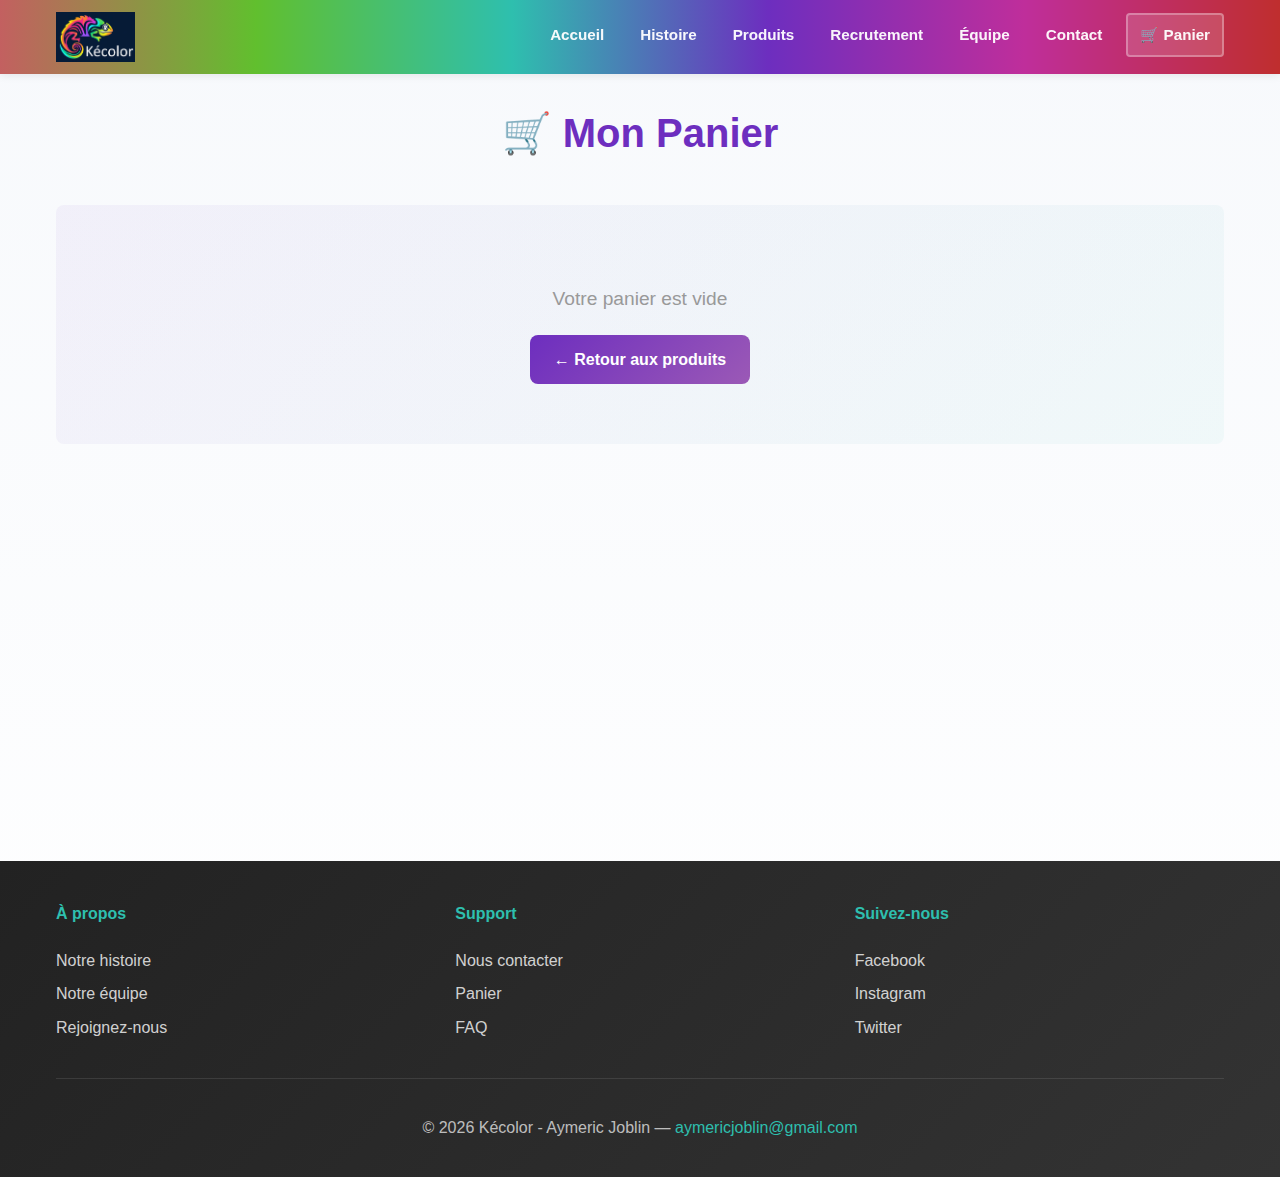
<file: panier.html>
<!DOCTYPE html>
<html lang="fr">
<head>
    <meta charset="utf-8">
    <meta name="viewport" content="width=device-width, initial-scale=1">
    <title>Panier - Kécolor</title>
    <link href="style.css" rel="stylesheet">
    <script src="cart.js" defer></script>
</head>
<body>
<header class="site-header">
  <div class="container">
    <div class="header-content">
      <h1 class="site-title">
        <a href="index.html">
          <img src="image/Logo Kécolor avec nom entreprise.png" alt="Kécolor Logo" height="50">
        </a>
      </h1>
      <nav class="site-nav" role="navigation" aria-label="Menu principal">
        <a href="index.html">Accueil</a>
        <a href="histoire.html">Histoire</a>
        <a href="produits.html">Produits</a>
        <a href="recrutement.html">Recrutement</a>
        <a href="equipe.html">Équipe</a>
        <a href="contact.html">Contact</a>
        <a href="panier.html" class="cart-link active">🛒 Panier</a>
      </nav>
    </div>
  </div>
</header>

<main class="content container">
    <h1>🛒 Mon Panier</h1>
    <div id="cart-content"><!-- Contenu généré par JavaScript --></div>
</main>

<footer class="site-footer">
  <div class="container">
    <div class="footer-content">
      <div class="footer-section">
        <h4>À propos</h4>
        <ul>
          <li><a href="histoire.html">Notre histoire</a></li>
          <li><a href="equipe.html">Notre équipe</a></li>
          <li><a href="recrutement.html">Rejoignez-nous</a></li>
        </ul>
      </div>
      <div class="footer-section">
        <h4>Support</h4>
        <ul>
          <li><a href="contact.html">Nous contacter</a></li>
          <li><a href="panier.html">Panier</a></li>
          <li><a href="contact.html#FAQ">FAQ</a></li>
        </ul>
      </div>
      <div class="footer-section">
        <h4>Suivez-nous</h4>
        <ul>
          <li><a href="#">Facebook</a></li>
          <li><a href="#">Instagram</a></li>
          <li><a href="#">Twitter</a></li>
        </ul>
      </div>
    </div>
    <div class="footer-bottom">
      <p>&copy; 2026 Kécolor - Aymeric Joblin — <a href="mailto:aymericjoblin@gmail.com">aymericjoblin@gmail.com</a></p>
    </div>
  </div>
</footer>

<script>
// ==================== AFFICHAGE ET GESTION DYNAMIQUE DU PANIER ====================

function renderCart() {
  const cartContent = document.getElementById('cart-content');
  const cartItems = cart.getCart();

  if (cartItems.length === 0) {
    cartContent.innerHTML = `
      <div style="text-align: center; padding: 60px 20px; background: linear-gradient(135deg, rgba(109, 46, 191, 0.05), rgba(46, 191, 174, 0.05)); border-radius: 8px; margin: 40px 0;">
        <p style="font-size: 1.2rem; color: #999; margin-bottom: 20px;">Votre panier est vide</p>
        <a href="produits.html" class="btn btn-primary">← Retour aux produits</a>
      </div>
    `;
    return;
  }

  let html = `
    <style>
      .cart-table { width: 100%; border-collapse: collapse; margin: 20px 0; background: white; box-shadow: 0 2px 8px rgba(0,0,0,0.08); border-radius: 8px; overflow: hidden; }
      .cart-table thead { background: linear-gradient(135deg, #6d2ebf, #2ebfae); color: white; }
      .cart-table th, .cart-table td { padding: 15px; text-align: left; }
      .cart-table tbody tr:hover { background: #f9f9f9; }
      .color-swatch { display: inline-block; width: 40px; height: 40px; border-radius: 50%; border: 2px solid #ddd; margin-right: 10px; vertical-align: middle; }
      .quantity-control { display: flex; align-items: center; gap: 5px; }
      .quantity-control input { width: 50px; padding: 5px; border: 1px solid #ddd; border-radius: 4px; }
      .quantity-control button { padding: 5px 10px; background: #6d2ebf; color: white; border: none; border-radius: 4px; cursor: pointer; }
      .quantity-control button:hover { background: #2ebfae; }
      .remove-btn { background: #ff4757; color: white; border: none; padding: 8px 12px; border-radius: 4px; cursor: pointer; transition: all 0.3s; }
      .remove-btn:hover { background: #ff3838; transform: scale(1.05); }
      .cart-summary-section { background: white; padding: 30px; border-radius: 8px; box-shadow: 0 2px 8px rgba(0,0,0,0.08); max-width: 400px; margin: 30px 0 30px auto; }
      .summary-row { display: flex; justify-content: space-between; padding: 10px 0; border-bottom: 1px solid #e0e0e0; }
      .summary-row.total { font-size: 1.4rem; font-weight: 700; color: #6d2ebf; border-top: 2px solid #2ebfae; border-bottom: 2px solid #2ebfae; margin-top: 15px; padding: 15px 0; }
      .checkout-section { text-align: center; margin: 30px 0; }
      .checkout-section .btn { margin: 0 10px; }
    </style>
    <table class="cart-table">
      <thead>
        <tr>
          <th>Article</th>
          <th>Couleur</th>
          <th>Caractéristiques</th>
          <th>Prix unitaire</th>
          <th>Quantité</th>
          <th>Total</th>
          <th>Action</th>
        </tr>
      </thead>
      <tbody>
  `;

  cartItems.forEach((item, index) => {
    const total = (item.price * item.quantity).toFixed(2);
    const details = [];
    if (item.size) details.push('Taille: ' + item.size + 'ml');
    if (item.type) details.push('Type: ' + item.type);

    html += `
      <tr>
        <td><strong>${item.product}</strong></td>
        <td><span class="color-swatch" style="background-color: ${item.color};" title="${item.color}"></span></td>
        <td>${details.join(' • ') || 'Standard'}</td>
        <td>${item.price.toFixed(2)}€</td>
        <td>
          <div class="quantity-control">
            <button type="button" onclick="updateQty(${index}, ${item.quantity - 1})">−</button>
            <input type="number" value="${item.quantity}" min="1" max="100" onchange="updateQty(${index}, this.value)">
            <button type="button" onclick="updateQty(${index}, ${item.quantity + 1})">+</button>
          </div>
        </td>
        <td><strong>${total}€</strong></td>
        <td><button type="button" class="remove-btn" onclick="removeItem(${index})">Supprimer</button></td>
      </tr>
    `;
  });

  html += `</tbody></table>`;

  // Résumé
  const total = cart.getTotal().toFixed(2);
  html += `
    <div class="cart-summary-section">
      <div class="summary-row">
        <span>Sous-total:</span>
        <span>${total}€</span>
      </div>
      <div class="summary-row">
        <span>Livraison:</span>
        <span>5€</span>
      </div>
      <div class="summary-row total">
        <span>Total:</span>
        <span>${(parseFloat(total) + 5).toFixed(2)}€</span>
      </div>
    </div>
    <div class="checkout-section">
      <a href="produits.html" class="btn btn-secondary">← Continuer les achats</a>
      <button type="button" class="btn btn-primary" onclick="proceedToCheckout()">Procéder au paiement →</button>
    </div>
  `;

  cartContent.innerHTML = html;
}

function updateQty(index, newQty) {
  cart.updateQuantity(index, newQty);
  renderCart();
  updateCartBadge();
}

function removeItem(index) {
  if (confirm('Êtes-vous sûr de vouloir supprimer cet article?')) {
    cart.removeItem(index);
    renderCart();
    updateCartBadge();
  }
}

function proceedToCheckout() {
  alert('Paiement en cours de développement - Redirection vers formulaire de confirmation');
  window.location.href = 'confirmation.html';
}

// Initialiser l'affichage au chargement
document.addEventListener('DOMContentLoaded', () => {
  renderCart();
  updateCartBadge();
});
</script>

</body>
</html>
</file>
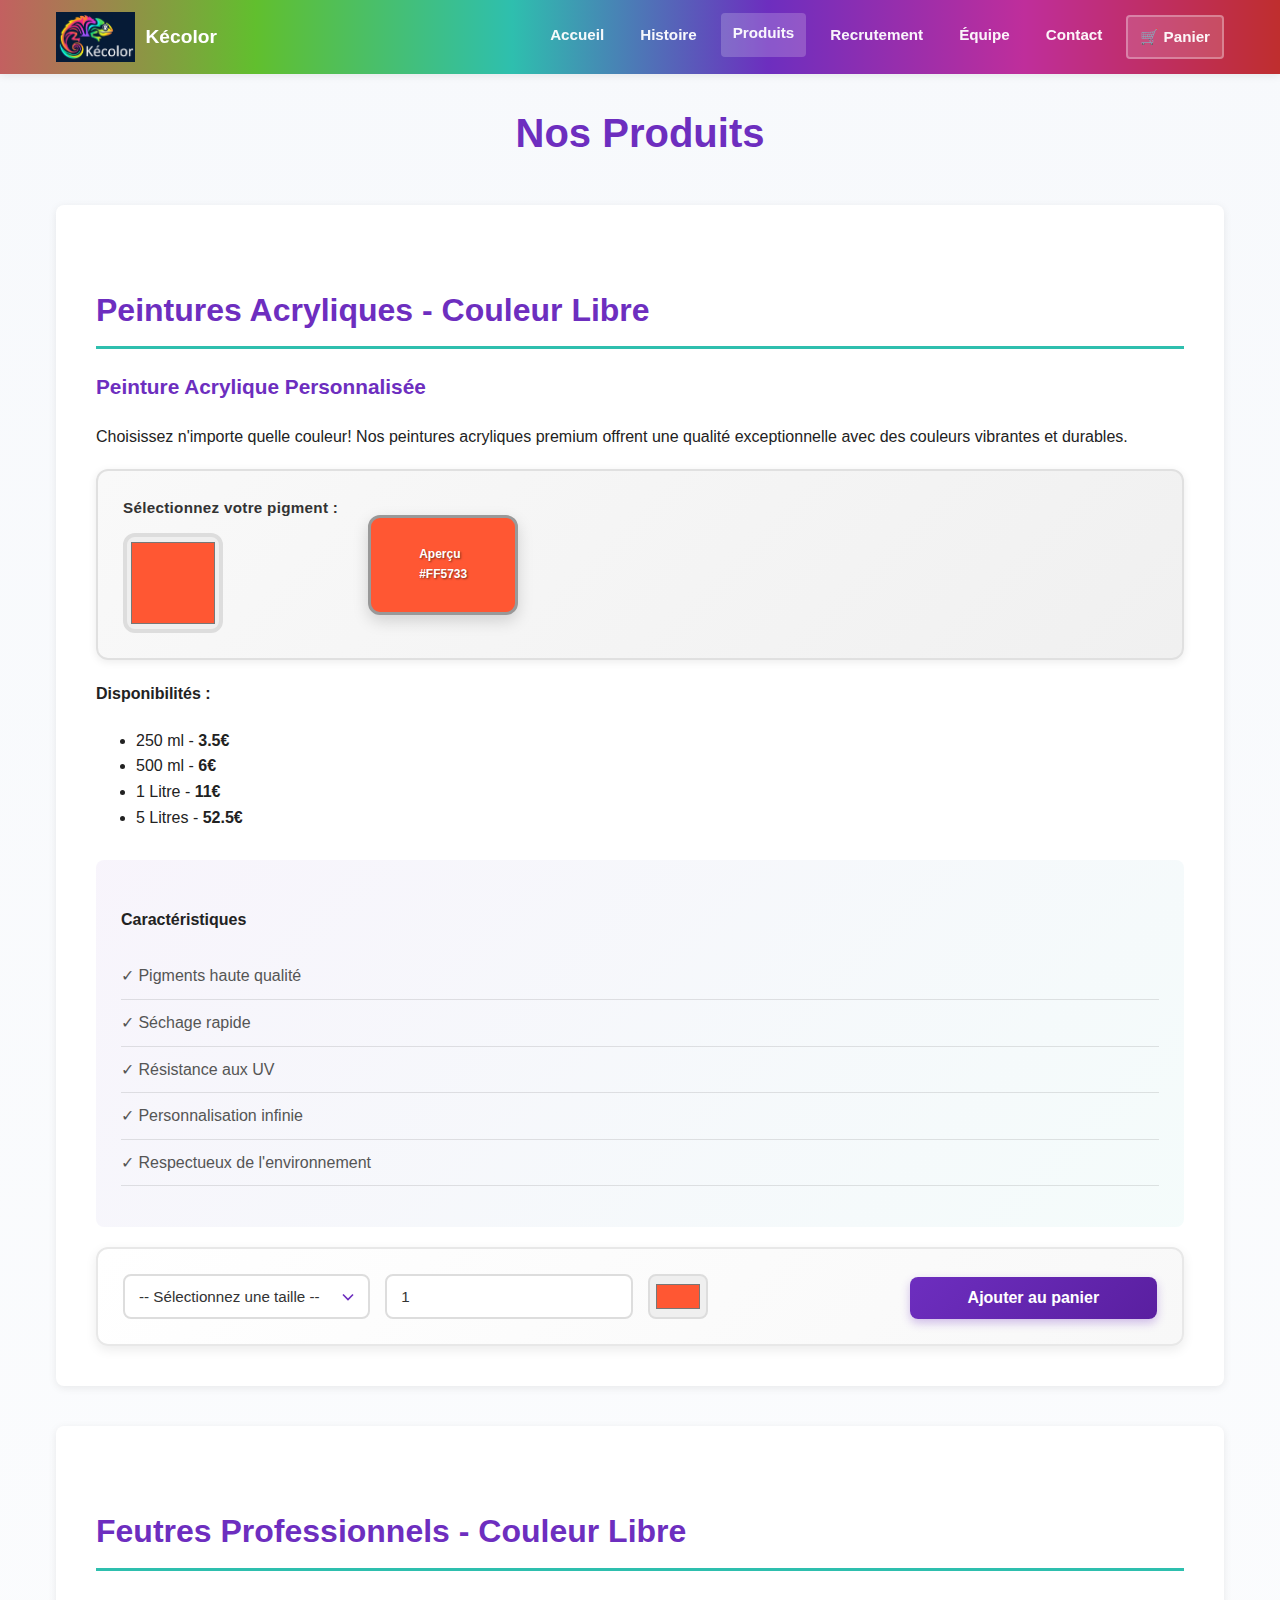
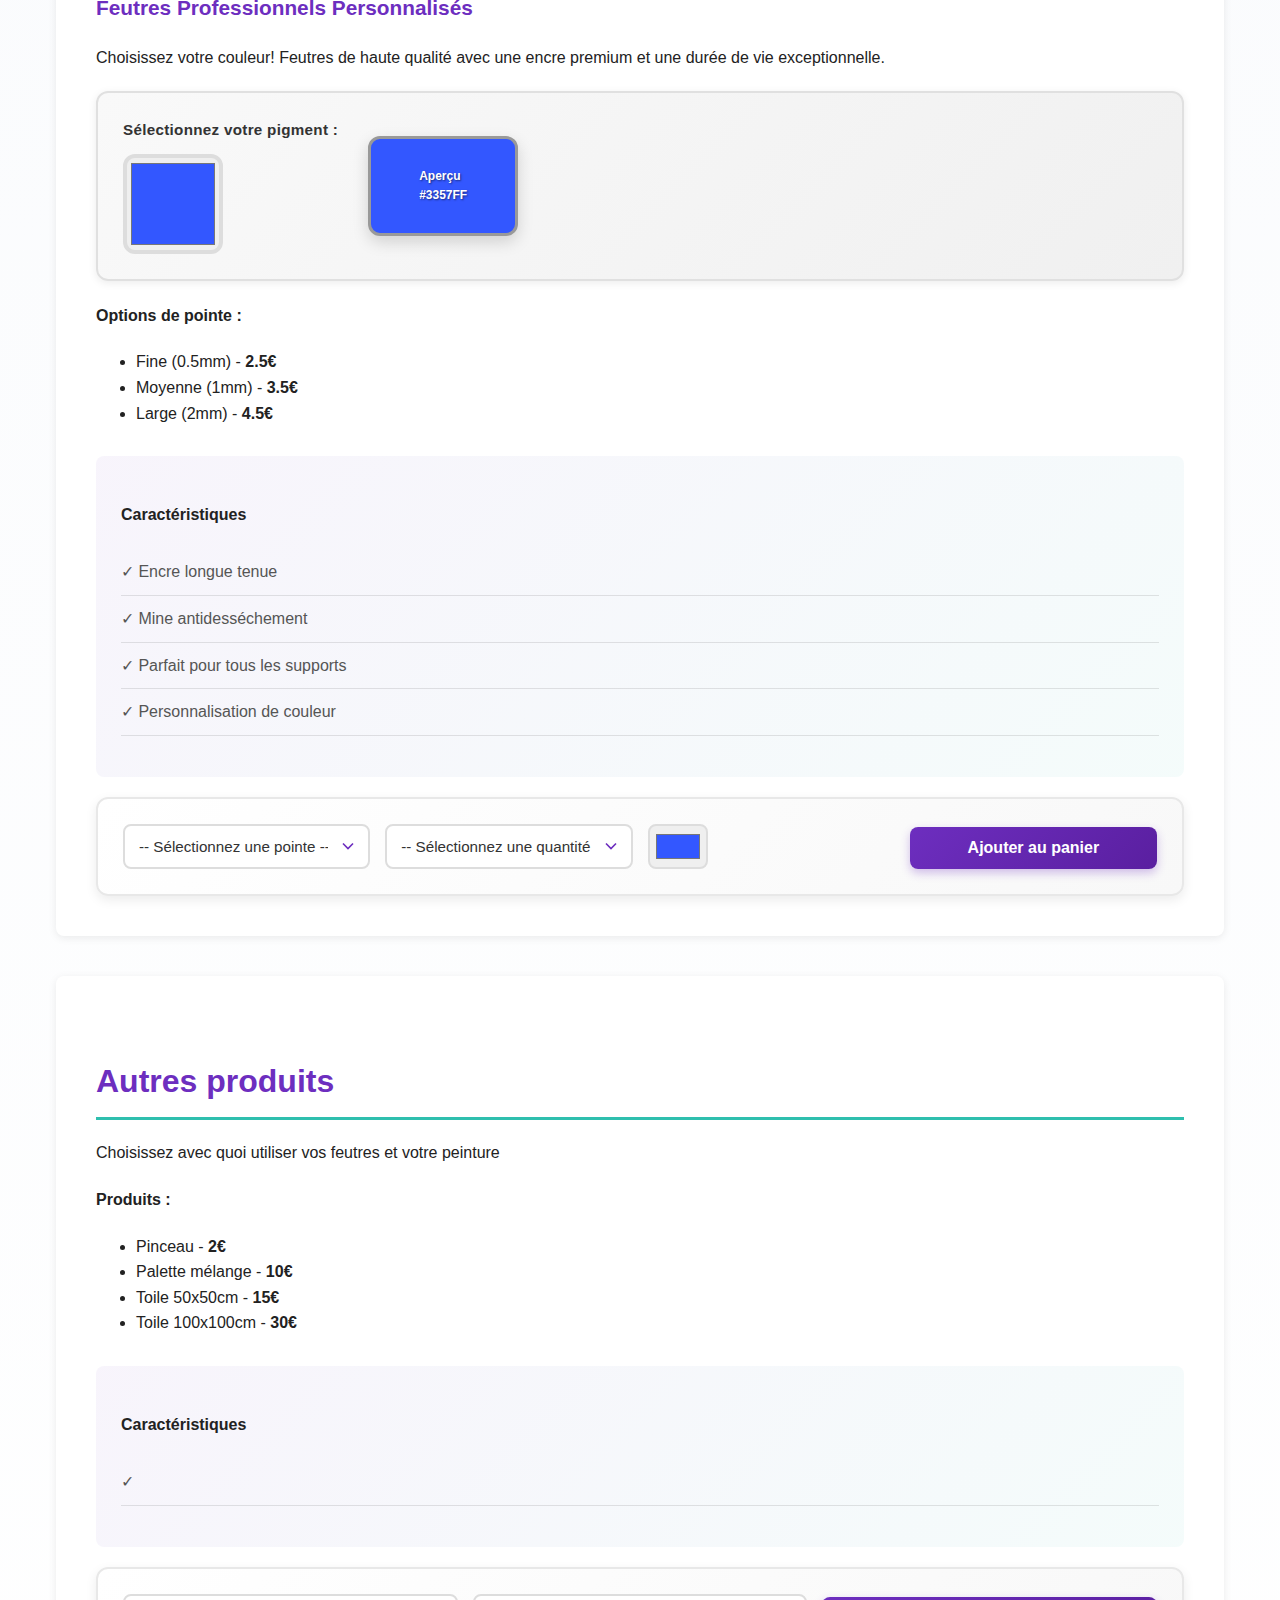
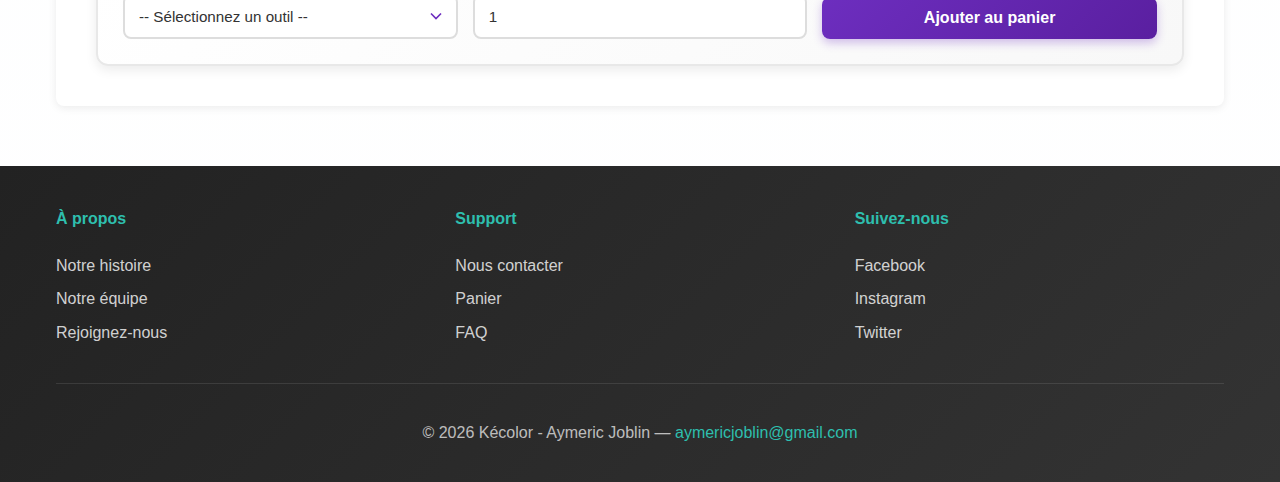
<file: produits.html>
<!DOCTYPE html>
<html lang="fr">
<head>
    <meta charset="utf-8">
    <meta name="viewport" content="width=device-width, initial-scale=1">
    <title>Produits - Kécolor</title>
    <link href="style.css" rel="stylesheet">
    <script src="cart.js" defer></script>
    <style>
        .color-selector {
            display: flex;
            gap: 30px;
            align-items: center;
            flex-wrap: wrap;
            margin: 20px 0;
            padding: 25px;
            background: linear-gradient(135deg, #f9f9f9 0%, #f0f0f0 100%);
            border-radius: 12px;
            border: 2px solid #e0e0e0;
            box-shadow: 0 2px 8px rgba(0,0,0,0.08);
        }
        
        .color-input-wrapper {
            display: flex;
            flex-direction: column;
            gap: 12px;
        }
        
        .color-input-wrapper label {
            font-weight: 600;
            color: #333;
            font-size: 0.95em;
            letter-spacing: 0.3px;
        }
        
        .color-input-wrapper input[type="color"] {
            width: 100px;
            height: 100px;
            border: 4px solid #ddd;
            border-radius: 12px;
            cursor: pointer;
            transition: transform 0.2s ease, box-shadow 0.2s ease;
        }
        
        .color-input-wrapper input[type="color"]:hover {
            transform: scale(1.05);
            box-shadow: 0 4px 12px rgba(0,0,0,0.2);
        }
        
        .color-preview {
            width: 150px;
            height: 100px;
            border-radius: 12px;
            border: 3px solid #999;
            box-shadow: 0 6px 16px rgba(0,0,0,0.15);
            display: flex;
            align-items: center;
            justify-content: center;
            font-size: 12px;
            color: white;
            text-shadow: 1px 1px 2px rgba(0,0,0,0.5);
            transition: all 0.3s ease;
            font-weight: 600;
        }
        
        .color-input-wrapper input[type="color"]:hover ~ .color-preview {
            transform: scale(1.03);
        }
        
        .color-info-text {
            font-size: 0.9em;
            color: #666;
            margin-top: 10px;
        }

        /* Améliorations du formulaire produit */
        .product-form {
            display: grid;
            grid-template-columns: repeat(auto-fit, minmax(200px, 1fr));
            gap: 15px;
            padding: 25px;
            background: linear-gradient(135deg, #ffffff 0%, #f8f8f8 100%);
            border-radius: 12px;
            border: 2px solid #e8e8e8;
            box-shadow: 0 4px 12px rgba(0,0,0,0.08);
            margin-top: 20px;
            align-items: end;
        }

        .product-form select,
        .product-form input[type="number"] {
            padding: 12px 14px;
            border: 2px solid #ddd;
            border-radius: 8px;
            font-size: 0.95em;
            background-color: white;
            color: #333;
            transition: all 0.3s ease;
            font-family: inherit;
            cursor: pointer;
        }

        .product-form select:focus,
        .product-form input[type="number"]:focus {
            border-color: #6d2ebf;
            box-shadow: 0 0 0 3px rgba(109, 46, 191, 0.1);
            outline: none;
        }

        .product-form select:hover,
        .product-form input[type="number"]:hover {
            border-color: #6d2ebf;
        }

        .product-form select {
            background-image: url("data:image/svg+xml;charset=UTF-8,%3csvg xmlns='http://www.w3.org/2000/svg' viewBox='0 0 24 24' fill='none' stroke='%236d2ebf' stroke-width='2'%3e%3cpolyline points='6 9 12 15 18 9'%3e%3c/polyline%3e%3c/svg%3e");
            background-repeat: no-repeat;
            background-position: right 10px center;
            background-size: 20px;
            padding-right: 40px;
            appearance: none;
        }

        .product-form input[type="color"] {
            width: 60px;
            height: 45px;
            border: 2px solid #ddd;
            border-radius: 8px;
            cursor: pointer;
            transition: all 0.2s ease;
            padding: 4px;
        }

        .product-form input[type="color"]:hover {
            box-shadow: 0 2px 8px rgba(0,0,0,0.2);
            border-color: #6d2ebf;
        }

        .product-form .btn {
            grid-column: auto;
            padding: 12px 24px;
            font-weight: 600;
            white-space: nowrap;
        }

        .product-form .btn-primary {
            background: linear-gradient(135deg, #6d2ebf 0%, #5a1fa0 100%);
            border: none;
            transition: all 0.3s ease;
            box-shadow: 0 4px 10px rgba(109, 46, 191, 0.3);
        }

        .product-form .btn-primary:hover {
            transform: translateY(-2px);
            box-shadow: 0 6px 16px rgba(109, 46, 191, 0.4);
        }

        .product-form .btn-primary:active {
            transform: translateY(0);
        }

        /* Conteneur pour grouper les sélections */
        .product-form-section {
            display: contents;
        }

        /* Amélioration des formulaires kits */
        .kit-form {
            display: flex;
            gap: 12px;
            align-items: center;
            padding: 15px;
            background: linear-gradient(135deg, #ffffff 0%, #f8f8f8 100%);
            border-radius: 8px;
            border: 2px solid #e8e8e8;
            margin-top: 15px;
            flex-wrap: wrap;
            justify-content: space-between;
        }

        .kit-form input[type="number"] {
            padding: 10px 12px;
            border: 2px solid #ddd;
            border-radius: 6px;
            font-size: 0.95em;
            background-color: white;
            color: #333;
            transition: all 0.2s ease;
            min-width: 80px;
        }

        .kit-form input[type="number"]:focus {
            border-color: #6d2ebf;
            box-shadow: 0 0 0 3px rgba(109, 46, 191, 0.1);
            outline: none;
        }

        .kit-form .btn-secondary {
            background: linear-gradient(135deg, #2ebfae 0%, #1f8c7e 100%);
            border: none;
            padding: 10px 20px;
            font-weight: 600;
            transition: all 0.3s ease;
            box-shadow: 0 4px 10px rgba(46, 191, 174, 0.3);
            cursor: pointer;
            white-space: nowrap;
        }

        .kit-form .btn-secondary:hover {
            transform: translateY(-2px);
            box-shadow: 0 6px 16px rgba(46, 191, 174, 0.4);
        }

        .kit-form .btn-secondary:active {
            transform: translateY(0);
        }
    </style>
</head>
<body>
<header class="site-header">
  <div class="container">
    <div class="header-content">
      <h1 class="site-title">
        <a href="index.html">
          <img src="image/Logo Kécolor avec nom entreprise.png" alt="Kécolor Logo" height="50">
          Kécolor
        </a>
      </h1>
      <nav class="site-nav" role="navigation" aria-label="Menu principal">
        <a href="index.html">Accueil</a>
        <a href="histoire.html">Histoire</a>
        <a href="produits.html" class="active">Produits</a>
        <a href="recrutement.html">Recrutement</a>
        <a href="equipe.html">Équipe</a>
        <a href="contact.html">Contact</a>
        <a href="panier.html" class="cart-link">🛒 Panier</a>
      </nav>
    </div>
  </div>
</header>

<main class="content container">
    <h1>Nos Produits</h1>

    <!-- Section Peintures -->
    <section id="peintures" class="product-section">
        <h2>Peintures Acryliques - Couleur Libre</h2>
        
        <div class="product-card">
            <div class="product-details">
                <h3>Peinture Acrylique Personnalisée</h3>
                <p class="description">Choisissez n'importe quelle couleur! Nos peintures acryliques premium offrent une qualité exceptionnelle avec des couleurs vibrantes et durables.</p>
                
                <div class="color-selector">
                    <div class="color-input-wrapper">
                        <label for="paintColor">Sélectionnez votre pigment :</label>
                        <input type="color" id="paintColor" name="color_paint" value="#FF5733" title="Cliquez pour choisir votre couleur">
                    </div>
                    <div class="color-preview" style="background-color: #FF5733;">
                        Aperçu<br>#FF5733
                    </div>
                </div>

                <div class="product-specs">
                    <h4>Disponibilités :</h4>
                    <ul>
                        <li>250 ml - <strong>3.5€</strong></li>
                        <li>500 ml - <strong>6€</strong></li>
                        <li>1 Litre - <strong>11€</strong></li>
                        <li>5 Litres - <strong>52.5€</strong></li>
                    </ul>
                </div>

                <div class="product-info">
                    <h4>Caractéristiques</h4>
                    <ul>
                        <li>✓ Pigments haute qualité</li>
                        <li>✓ Séchage rapide</li>
                        <li>✓ Résistance aux UV</li>
                        <li>✓ Personnalisation infinie</li>
                        <li>✓ Respectueux de l'environnement</li>
                    </ul>
                </div>

                <form action="#" method="POST" class="product-form">
                    <input type="hidden" name="product" value="Peinture Acrylique">
                    <select name="size" required>
                        <option value="">-- Sélectionnez une taille --</option>
                        <option value="250">250 ml - 3.5€</option>
                        <option value="500">500 ml - 6€</option>
                        <option value="1000">1 Litre - 11€</option>
                        <option value="5000">5 Litres - 52.5€</option>
                    </select>
                    <input type="number" name="quantity" value="1" min="1" max="100" placeholder="Quantité">
                    <input type="color" name="color" id="paint-color-input" value="#FF5733" title="Choisissez votre couleur">
                    <button type="submit" class="btn btn-primary">Ajouter au panier</button>
                </form>
            </div>
        </div>
    </section>

    <!-- Section Feutres -->
    <section id="feutres" class="product-section">
        <h2>Feutres Professionnels - Couleur Libre</h2>
        
        <div class="product-card">
            <div class="product-details">
                <h3>Feutres Professionnels Personnalisés</h3>
                <p class="description">Choisissez votre couleur! Feutres de haute qualité avec une encre premium et une durée de vie exceptionnelle.</p>
                
                <div class="color-selector">
                    <div class="color-input-wrapper">
                        <label for="feltColor">Sélectionnez votre pigment :</label>
                        <input type="color" id="feltColor" name="color_felt" value="#3357FF" title="Cliquez pour choisir votre couleur">                    </div>
                    <div class="color-preview" style="background-color: #3357FF;">
                        Aperçu<br>#3357FF
                    </div>
                </div>

                <div class="product-specs">
                    <h4>Options de pointe :</h4>
                    <ul>
                        <li>Fine (0.5mm) - <strong>2.5€</strong></li>
                        <li>Moyenne (1mm) - <strong>3.5€</strong></li>
                        <li>Large (2mm) - <strong>4.5€</strong></li>
                    </ul>
                </div>

                <div class="product-info">
                    <h4>Caractéristiques</h4>
                    <ul>
                        <li>✓ Encre longue tenue</li>
                        <li>✓ Mine antidesséchement</li>
                        <li>✓ Parfait pour tous les supports</li>
                        <li>✓ Personnalisation de couleur</li>
                    </ul>
                </div>

                <form action="#" method="POST" class="product-form">
                    <input type="hidden" name="product" value="Feutre Professionnel">
                    <select name="type" required>
                        <option value="">-- Sélectionnez une pointe --</option>
                        <option value="fine">Fine (0.5mm) - 2.5€</option>
                        <option value="medium">Moyenne (1mm) - 3.5€</option>
                        <option value="large">Large (2mm) - 4.5€</option>
                    </select>
                    <select name="quantity" required>
                        <option value="">-- Sélectionnez une quantité --</option>
                        <option value="1">1 feutre</option>
                        <option value="6">6 feutres (10% de réduction)</option>
                        <option value="12">12 feutres (20% de réduction)</option>
                        <option value="24">24 feutres (30% de réduction)</option>
                    </select>
                    <input type="color" name="color" id="felt-color-input" value="#3357FF" title="Choisissez votre couleur">
                    <button type="submit" class="btn btn-primary">Ajouter au panier</button>
                </form>
            </div>
        </div>
    </section>

    <!-- Section autres outils -->
    <section id="autres produits" class="product-section">
        <h2>Autres produits</h2>
        
        <div class="product-card">
            <div class="product-details">
                <p class="description">Choisissez avec quoi utiliser vos feutres et votre peinture</p>
                
                <div class="product-specs">
                    <h4>Produits :</h4>
                    <ul>
                        <li>Pinceau - <strong>2€</strong></li>
                        <li>Palette mélange - <strong>10€</strong></li>
                        <li>Toile 50x50cm - <strong>15€</strong></li>
                        <li>Toile 100x100cm - <strong>30€</strong></li>
                    </ul>
                </div>

                <div class="product-info">
                    <h4>Caractéristiques</h4>
                    <ul>
                        <li>✓</li>
                    </ul>
                </div>

                <form action="#" method="POST" class="product-form">
                    <input type="hidden" name="product" value="autres produits">
                    <select name="size" required>
                        <option value="">-- Sélectionnez un outil --</option>
                        <option value="Pinceau">Pinceau - 2€</option>
                        <option value="Palette mélange">Palette mélange - 10€</option>
                        <option value="Toile 50x50cm">Toile 50x50cm - 15€</option>
                        <option value="Toile 100x100cm">Toile 100x100cm - 30€</option>
                    </select>
                    <input type="number" name="quantity" value="1" min="1" max="100" placeholder="Quantité">
                    <button type="submit" class="btn btn-primary">Ajouter au panier</button>
                </form>
            </div>
        </div>
    </section>
</main>

<script>
// Synchronisation des couleurs pour les peintures
document.addEventListener('DOMContentLoaded', function() {
    // Peintures
    const paintColorInput = document.getElementById('paintColor');
    const paintColorFormInput = document.getElementById('paint-color-input');
    const paintPreview = document.querySelector('#peintures .color-preview');

    if (paintColorInput && paintColorFormInput && paintPreview) {
        const syncPaintColor = (color) => {
            paintColorInput.value = color;
            paintColorFormInput.value = color;
            paintPreview.style.backgroundColor = color;
            paintPreview.innerHTML = `Aperçu<br>${color.toUpperCase()}`;
            // Ajuste le contraste du texte
            const rgb = parseInt(color.slice(1), 16);
            const brightness = (rgb >> 16 & 255) + (rgb >> 8 & 255) + (rgb & 255);
            if (brightness < 382) {
                paintPreview.style.color = '#ffffff';
            } else {
                paintPreview.style.color = '#000000';
            }
        };

        paintColorInput.addEventListener('input', (e) => syncPaintColor(e.target.value));
        paintColorFormInput.addEventListener('input', (e) => syncPaintColor(e.target.value));
    }

    // Feutres
    const feltColorInput = document.getElementById('feltColor');
    const feltColorFormInput = document.getElementById('felt-color-input');
    const feltPreview = document.querySelector('#feutres .color-preview');

    if (feltColorInput && feltColorFormInput && feltPreview) {
        const syncFeltColor = (color) => {
            feltColorInput.value = color;
            feltColorFormInput.value = color;
            feltPreview.style.backgroundColor = color;
            feltPreview.innerHTML = `Aperçu<br>${color.toUpperCase()}`;
            // Ajuste le contraste du texte
            const rgb = parseInt(color.slice(1), 16);
            const brightness = (rgb >> 16 & 255) + (rgb >> 8 & 255) + (rgb & 255);
            if (brightness < 382) {
                feltPreview.style.color = '#ffffff';
            } else {
                feltPreview.style.color = '#000000';
            }
        };

        feltColorInput.addEventListener('input', (e) => syncFeltColor(e.target.value));
        feltColorFormInput.addEventListener('input', (e) => syncFeltColor(e.target.value));
    }
});
</script>

<footer class="site-footer">
  <div class="container">
    <div class="footer-content">
      <div class="footer-section">
        <h4>À propos</h4>
        <ul>
          <li><a href="histoire.html">Notre histoire</a></li>
          <li><a href="equipe.html">Notre équipe</a></li>
          <li><a href="recrutement.html">Rejoignez-nous</a></li>
        </ul>
      </div>
      <div class="footer-section">
        <h4>Support</h4>
        <ul>
          <li><a href="contact.html">Nous contacter</a></li>
          <li><a href="panier.html">Panier</a></li>
          <li><a href="contact.html#FAQ">FAQ</a></li>
        </ul>
      </div>
      <div class="footer-section">
        <h4>Suivez-nous</h4>
        <ul>
          <li><a href="#">Facebook</a></li>
          <li><a href="#">Instagram</a></li>
          <li><a href="#">Twitter</a></li>
        </ul>
      </div>
    </div>
    <div class="footer-bottom">
      <p>&copy; 2026 Kécolor - Aymeric Joblin — <a href="mailto:aymericjoblin@gmail.com">aymericjoblin@gmail.com</a></p>
    </div>
  </div>
</footer>
</body>
</html>
</file>
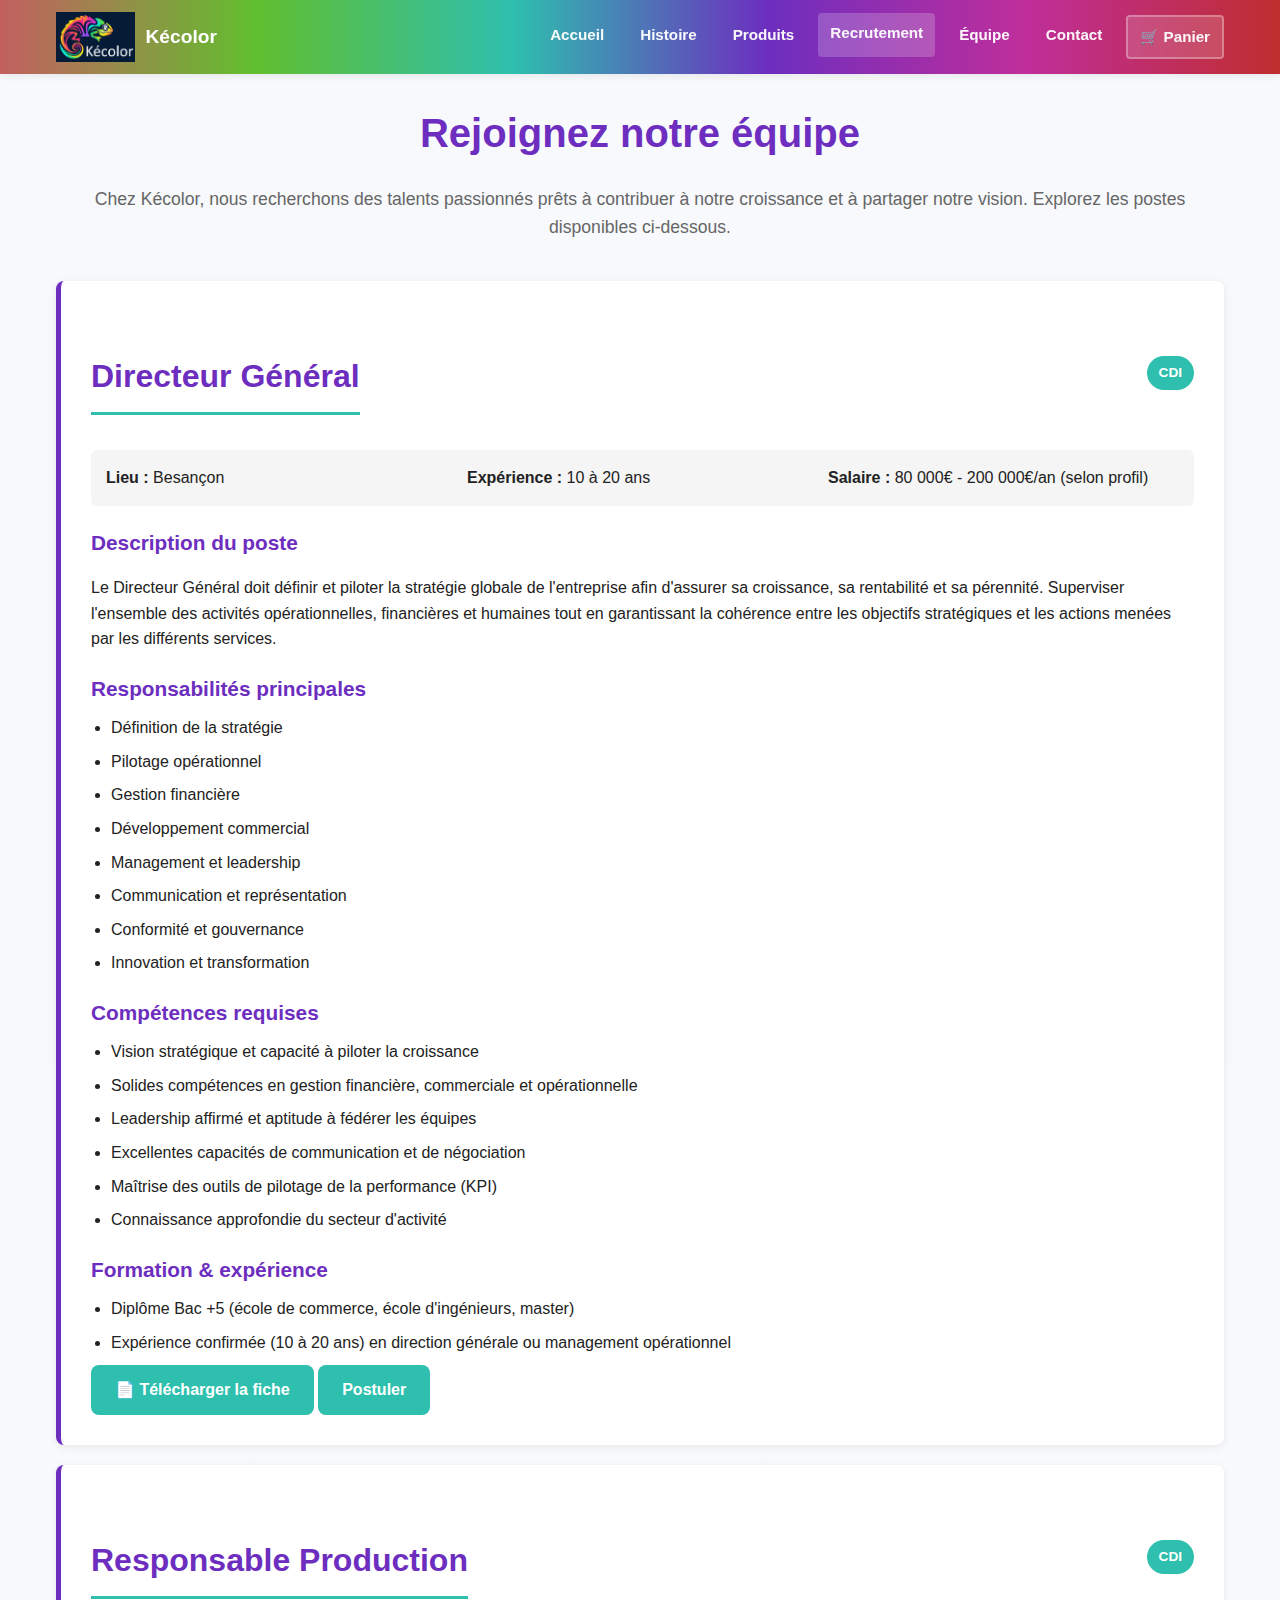
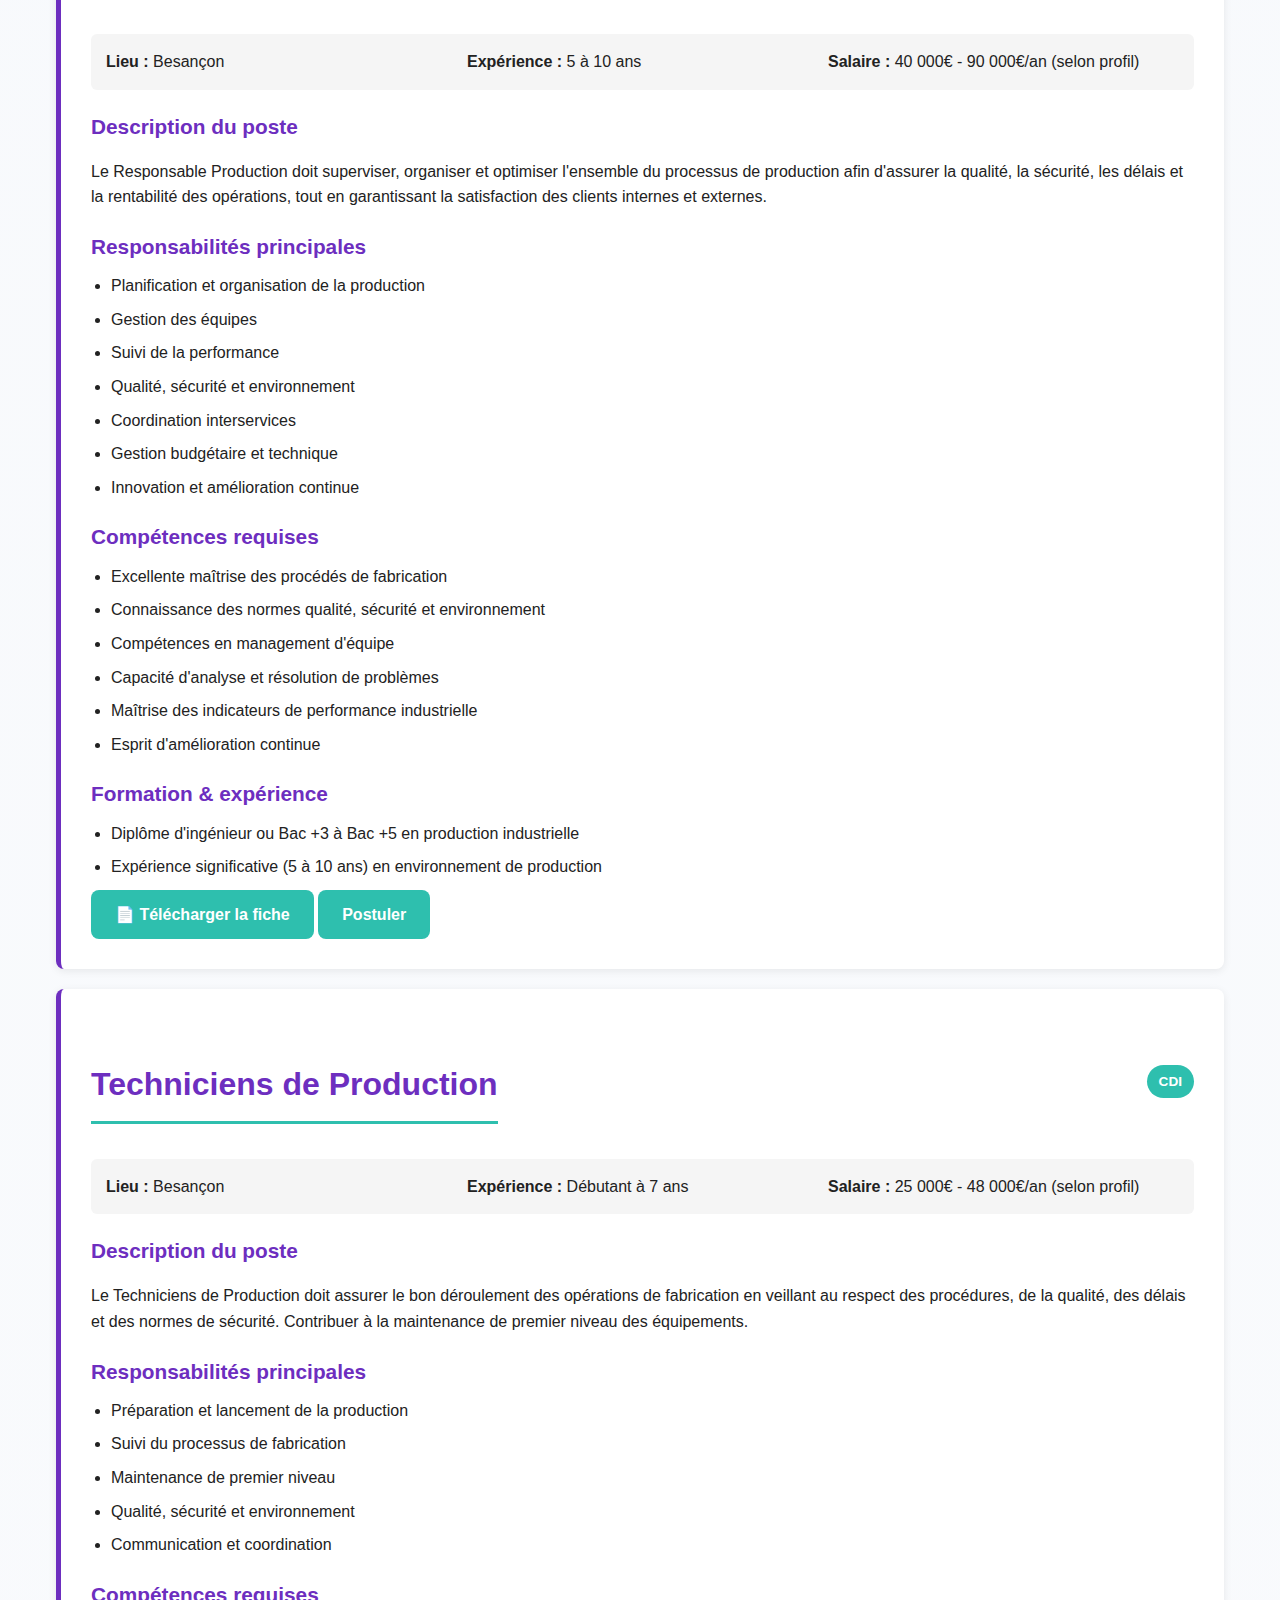
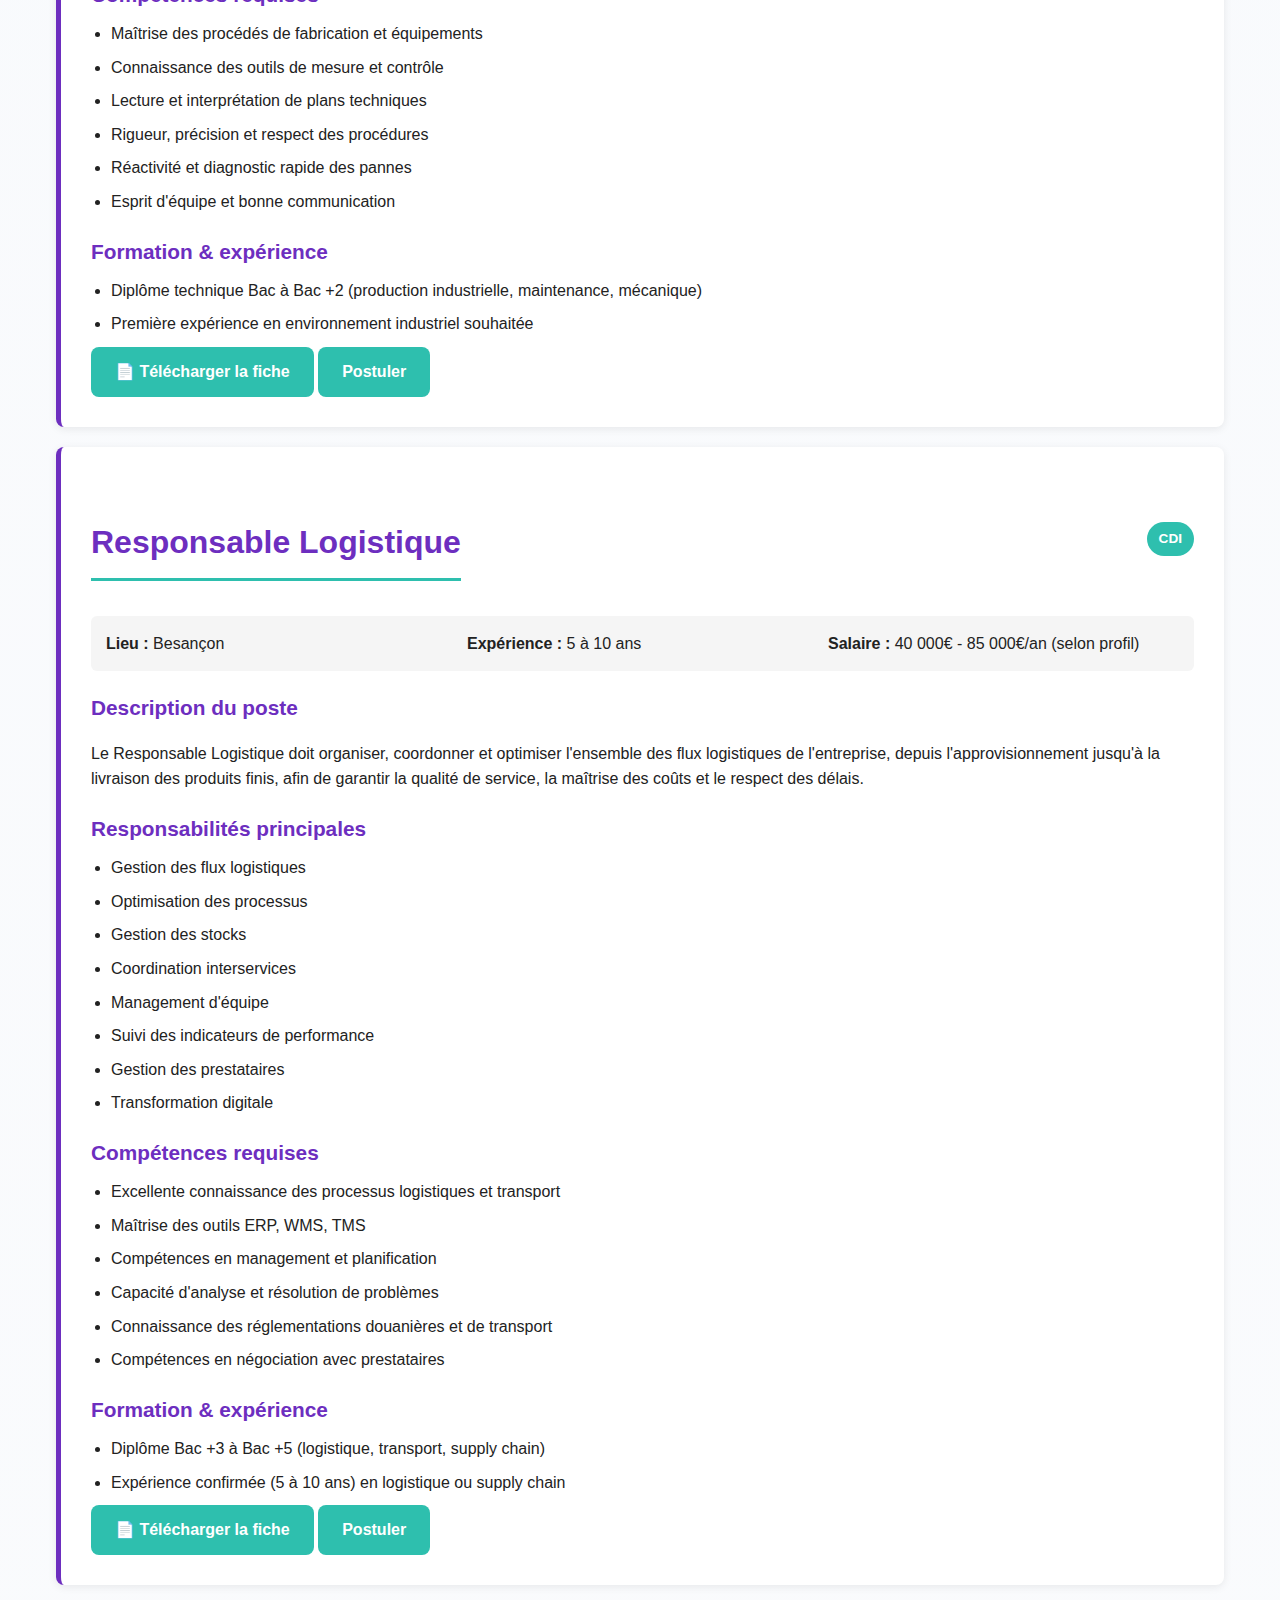
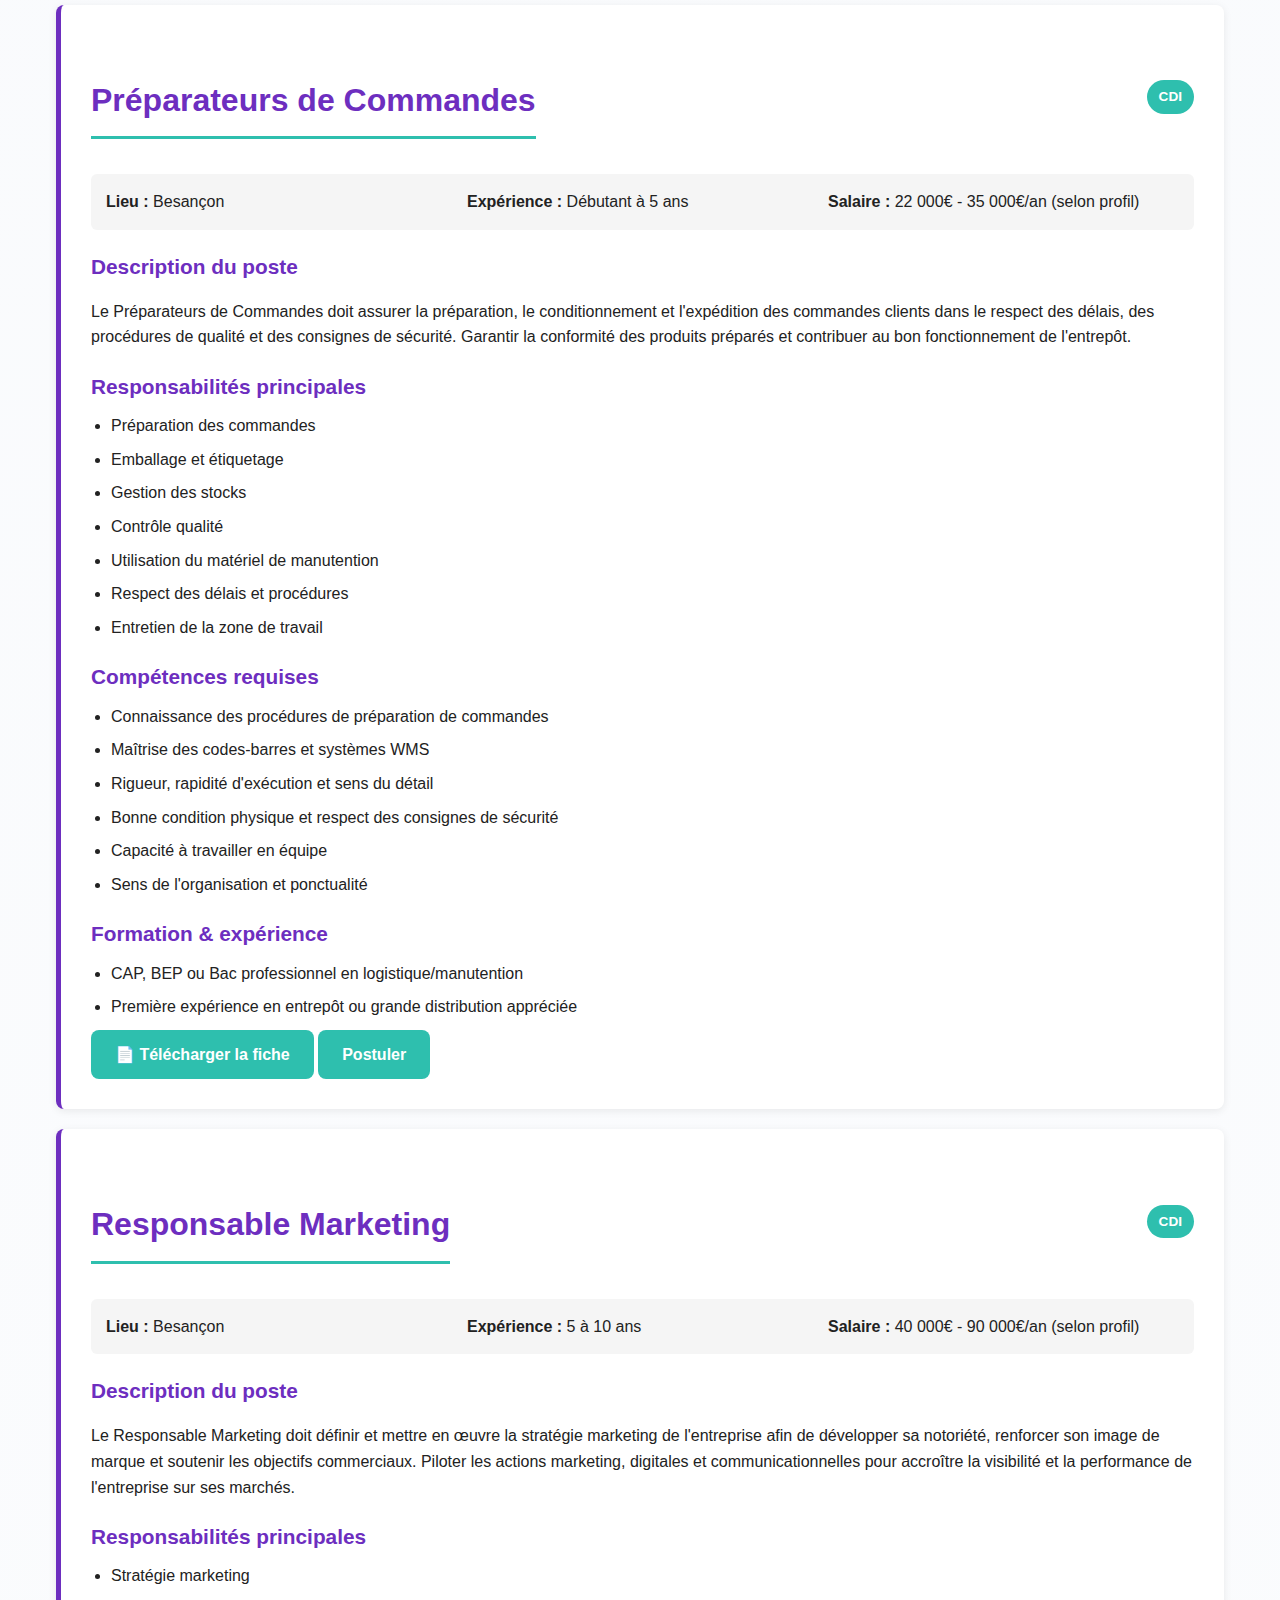
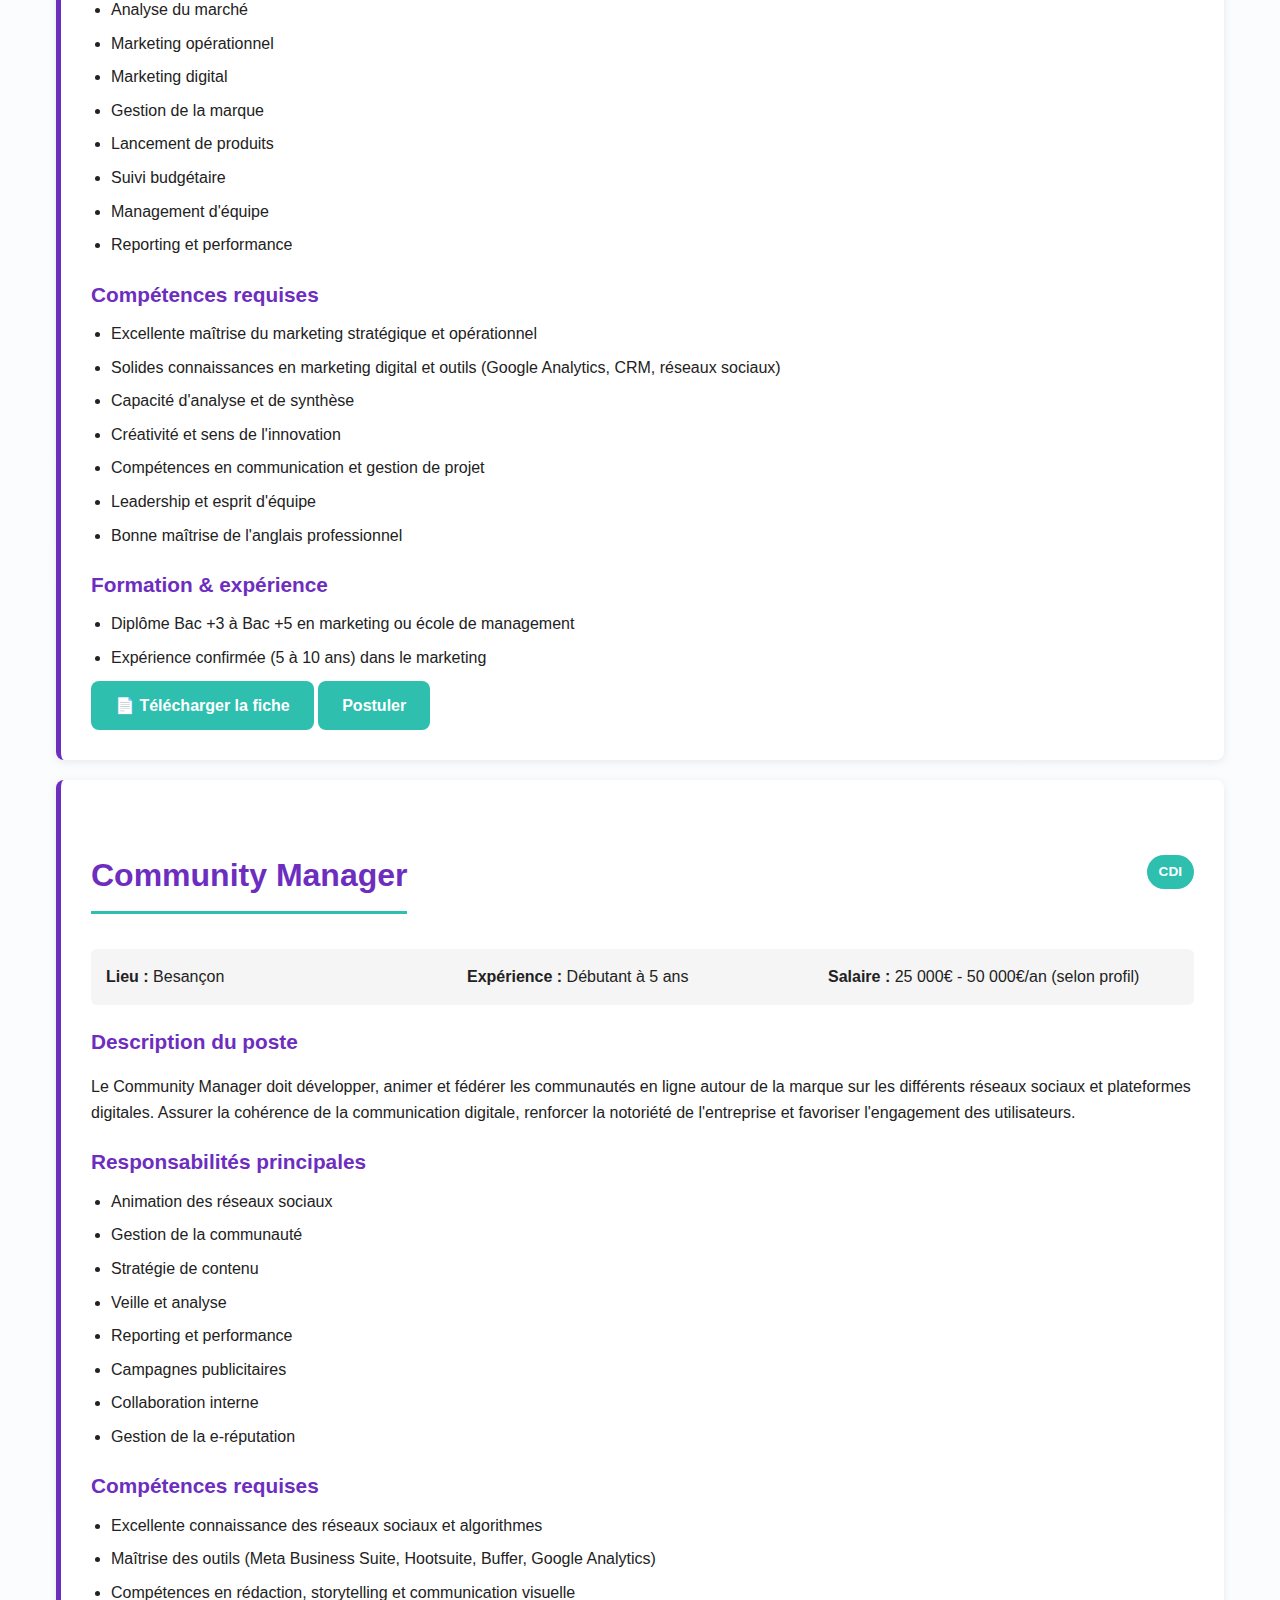
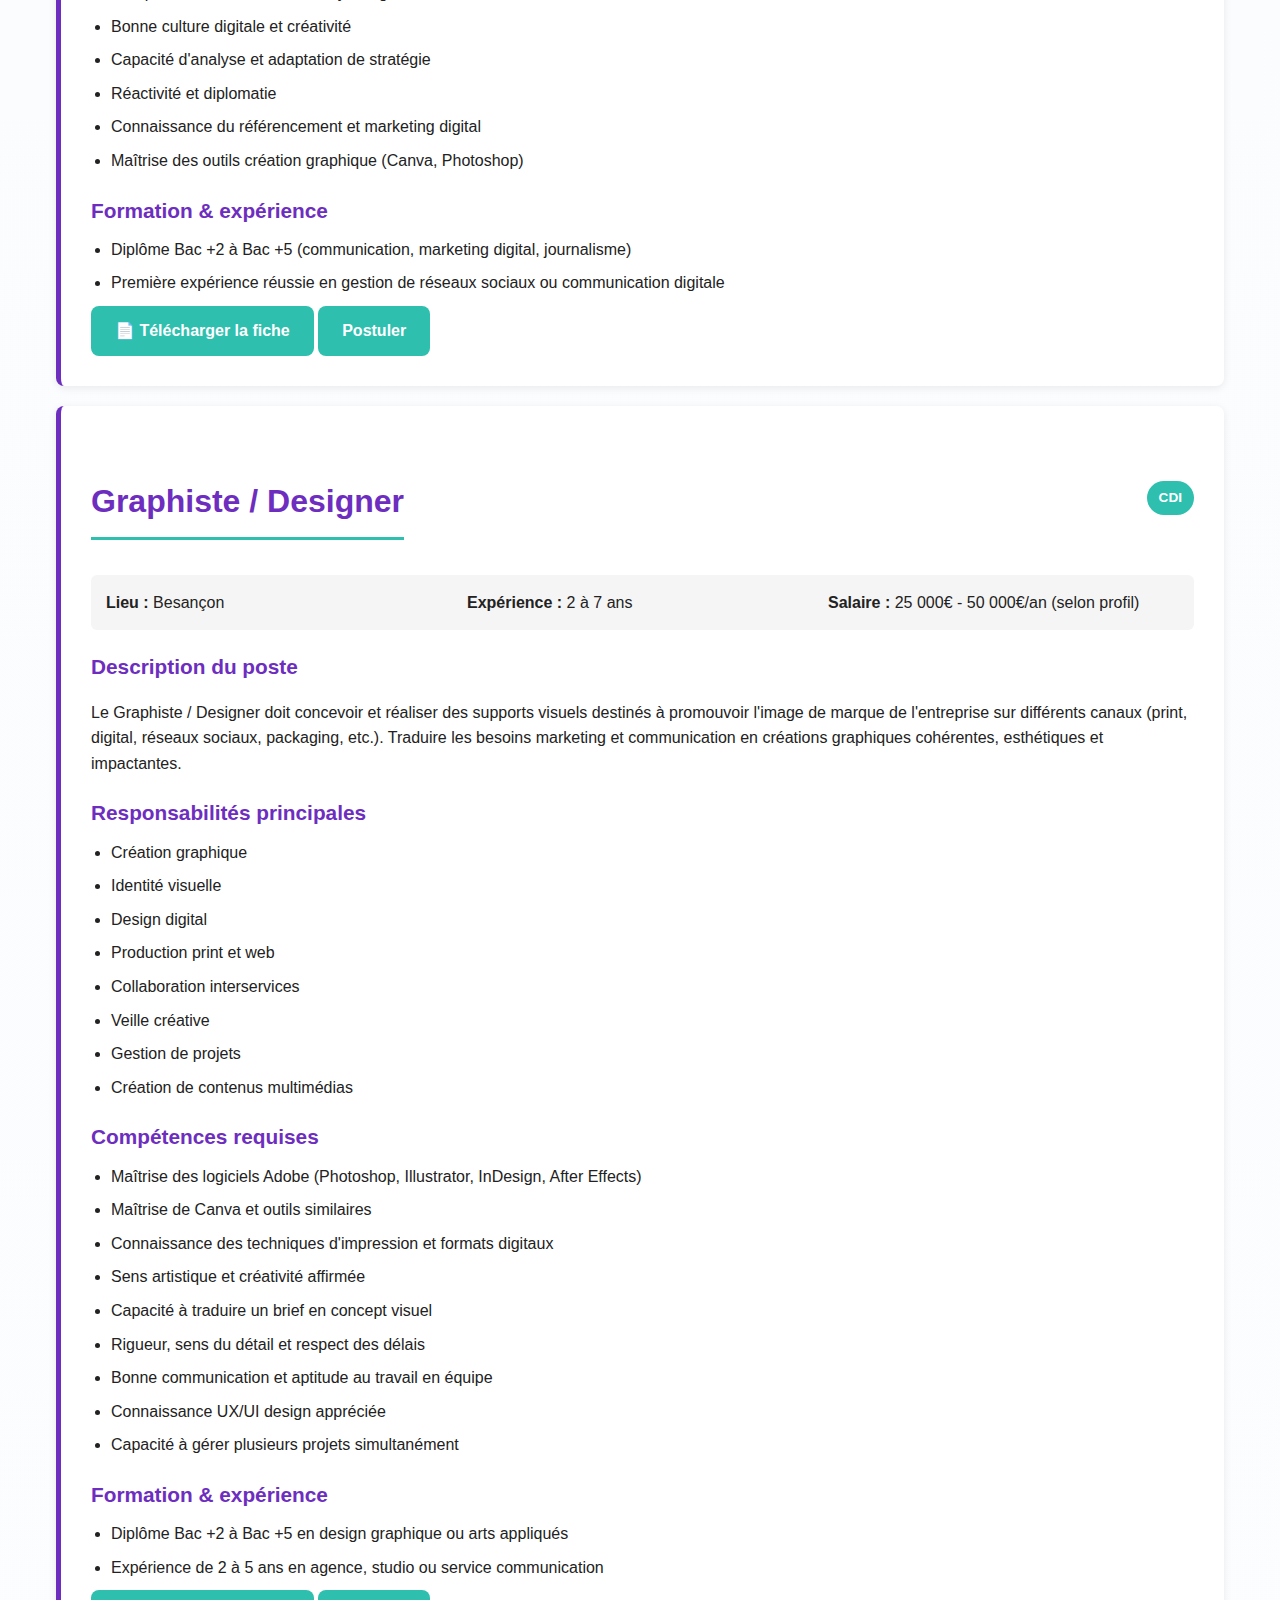
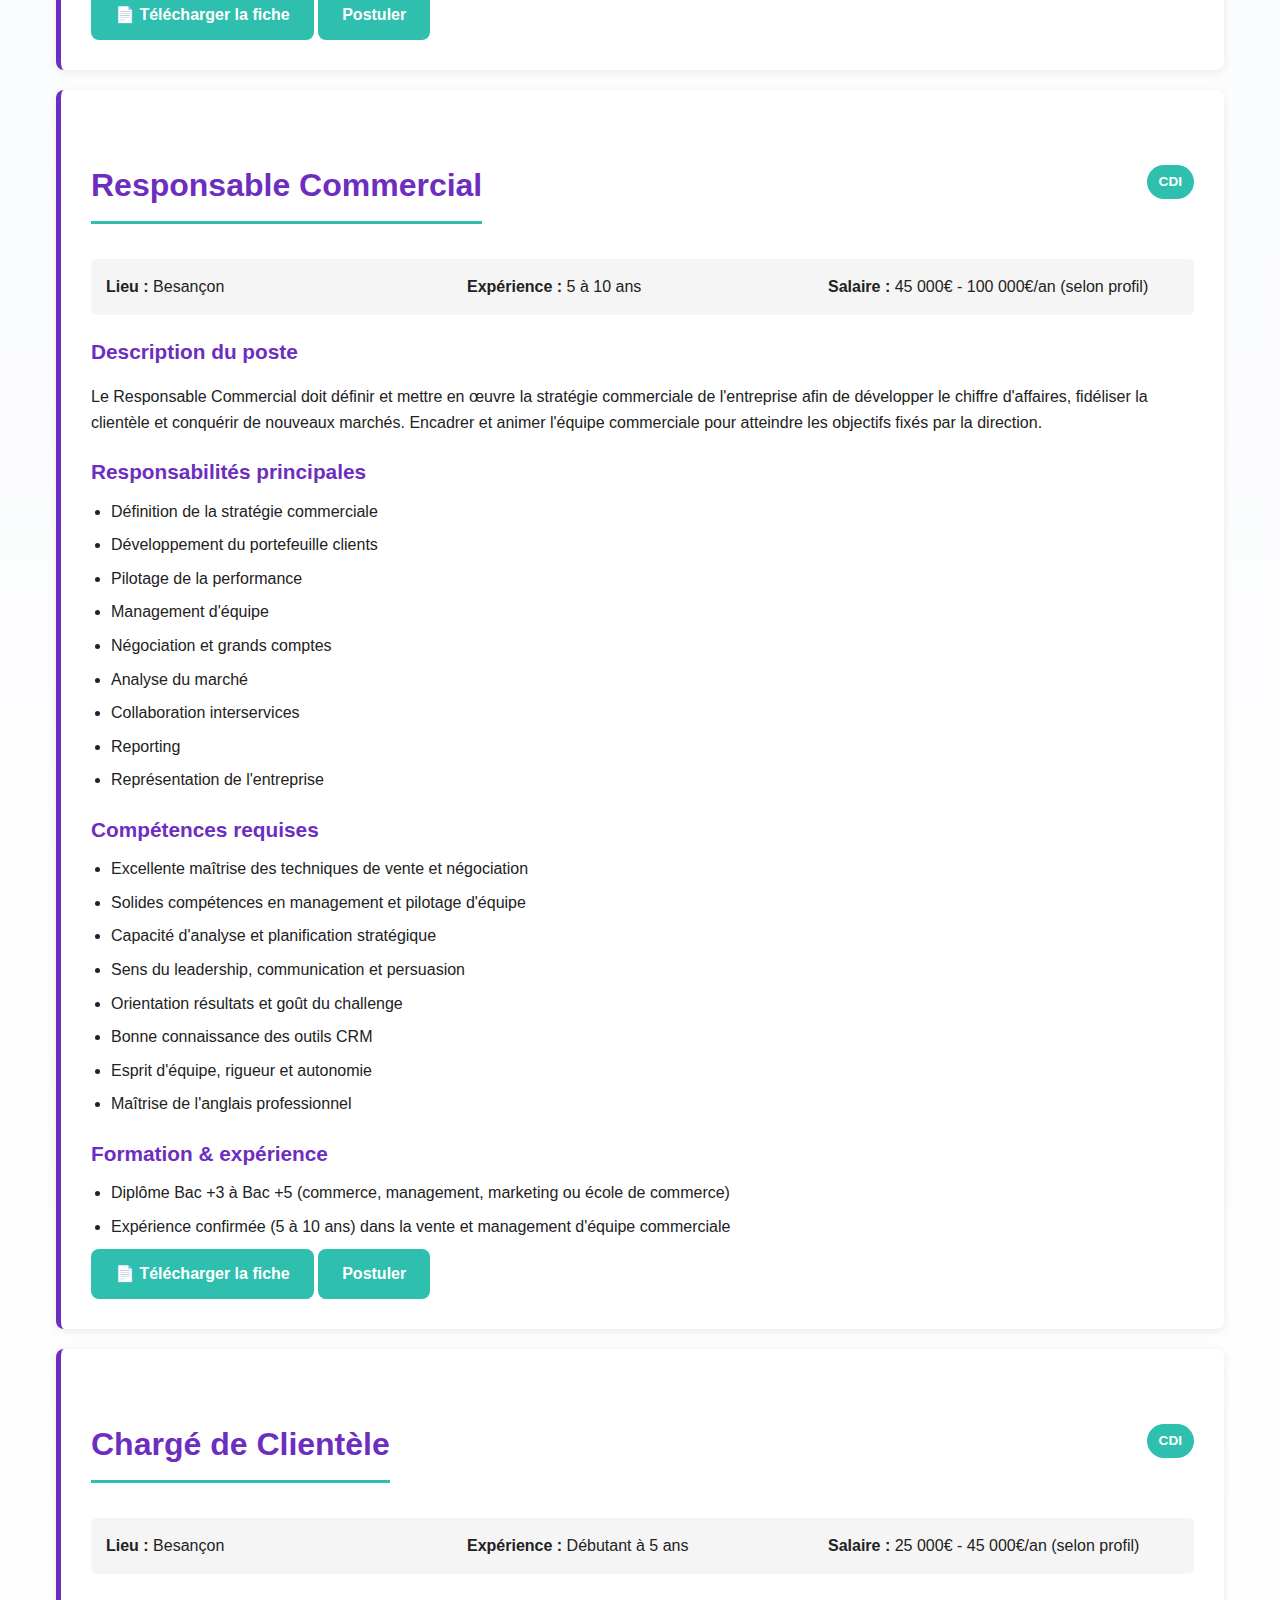
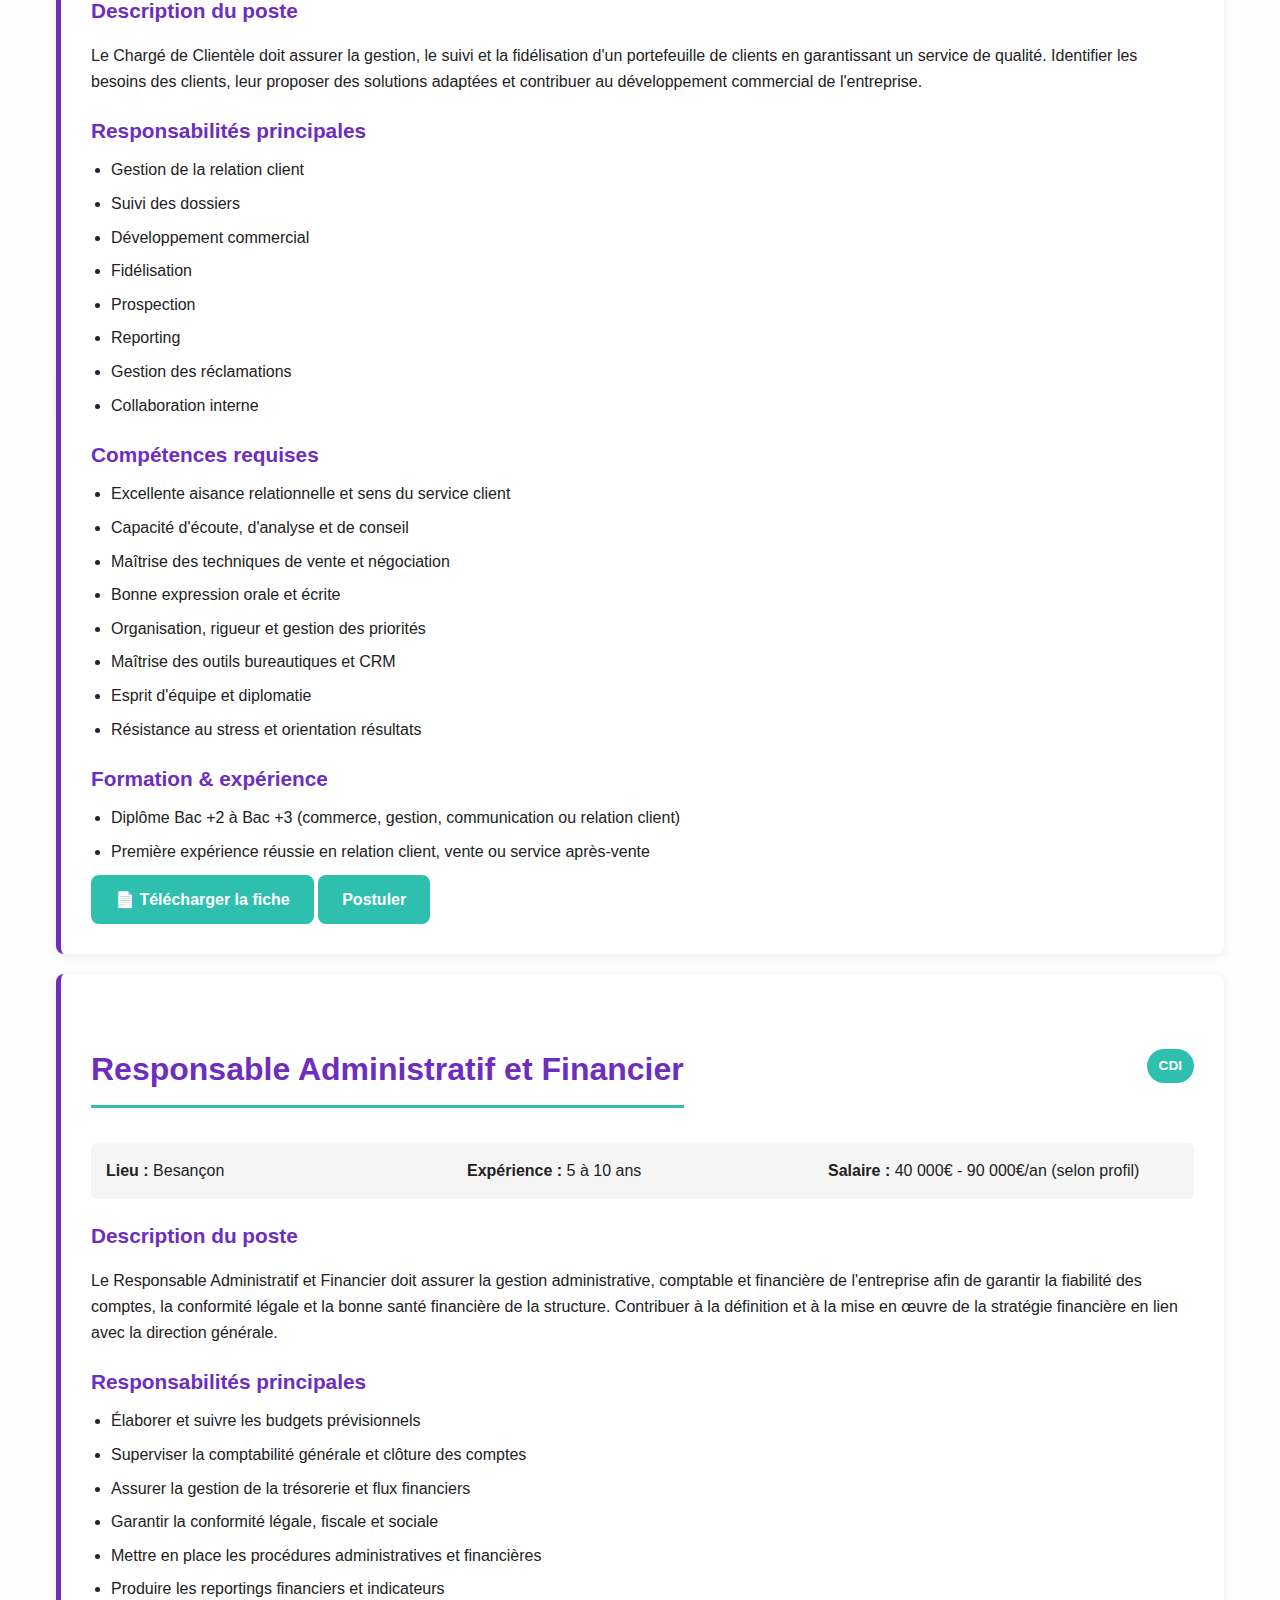
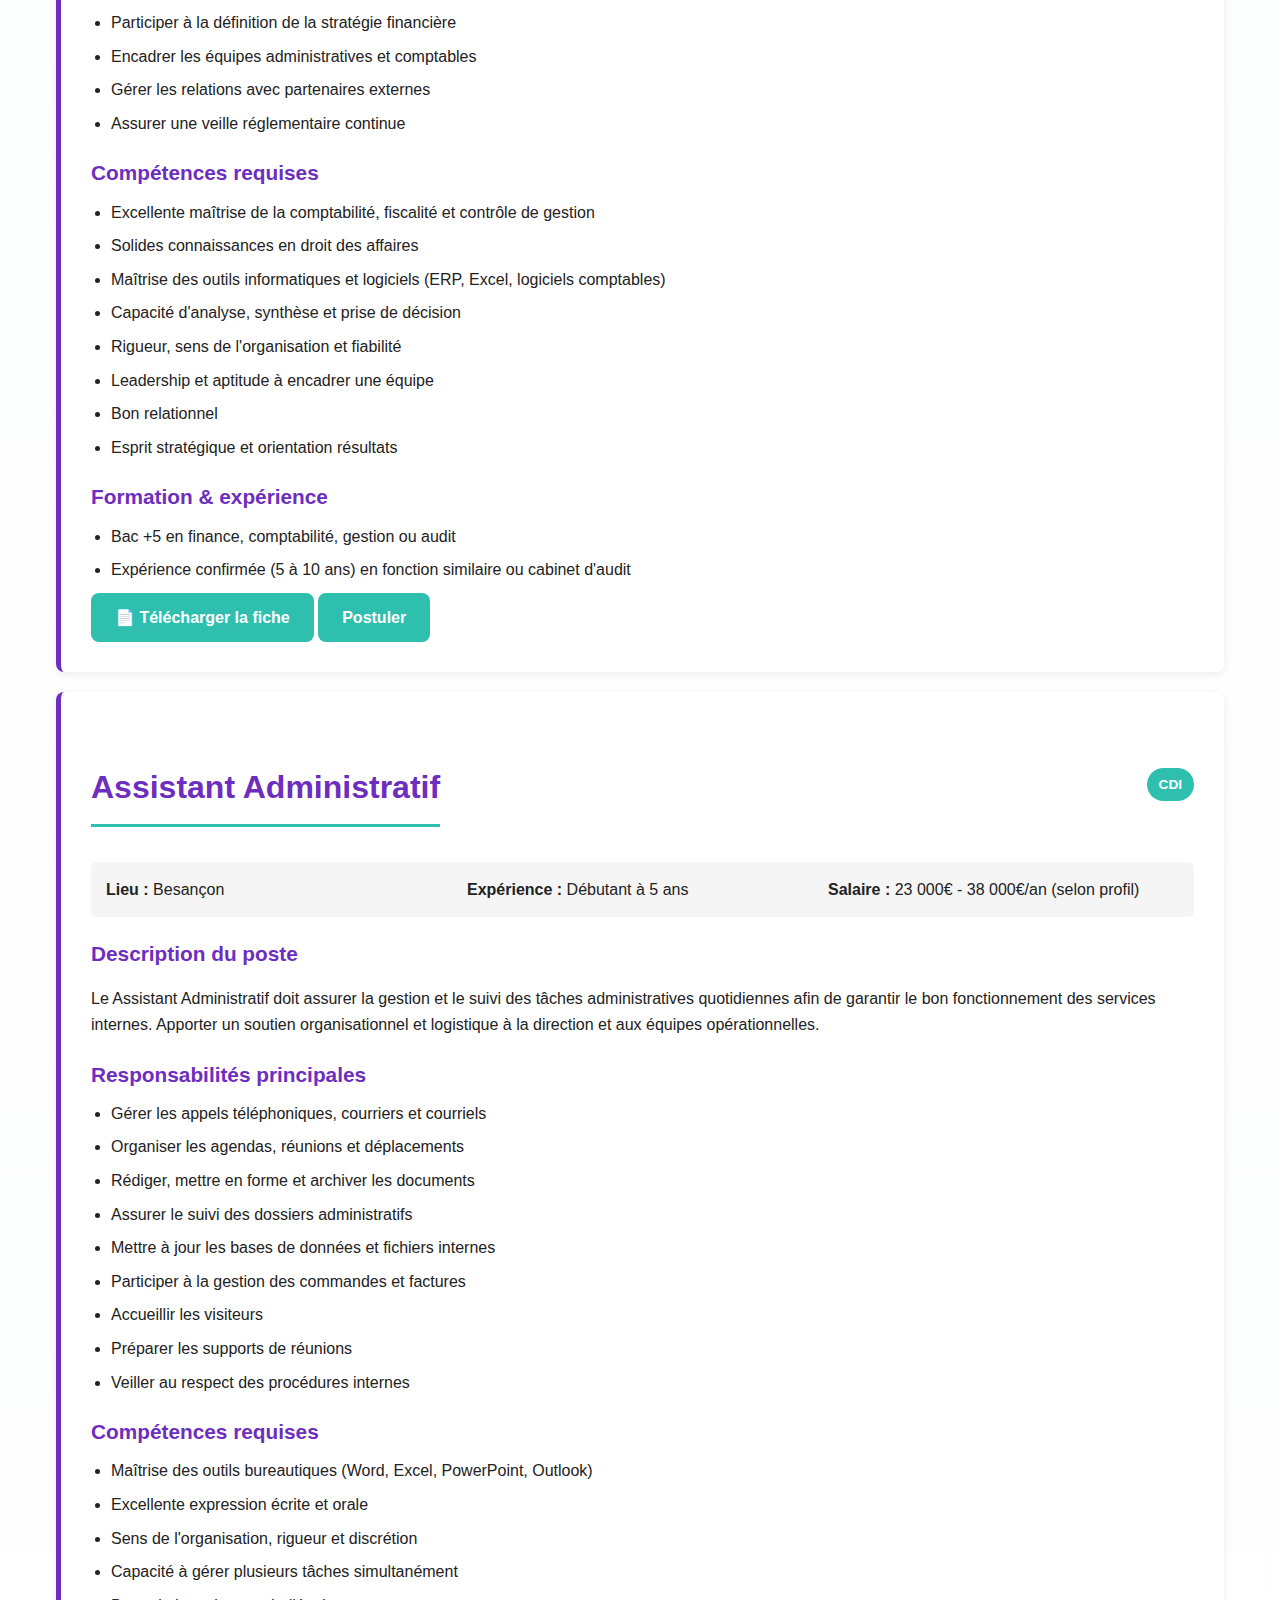
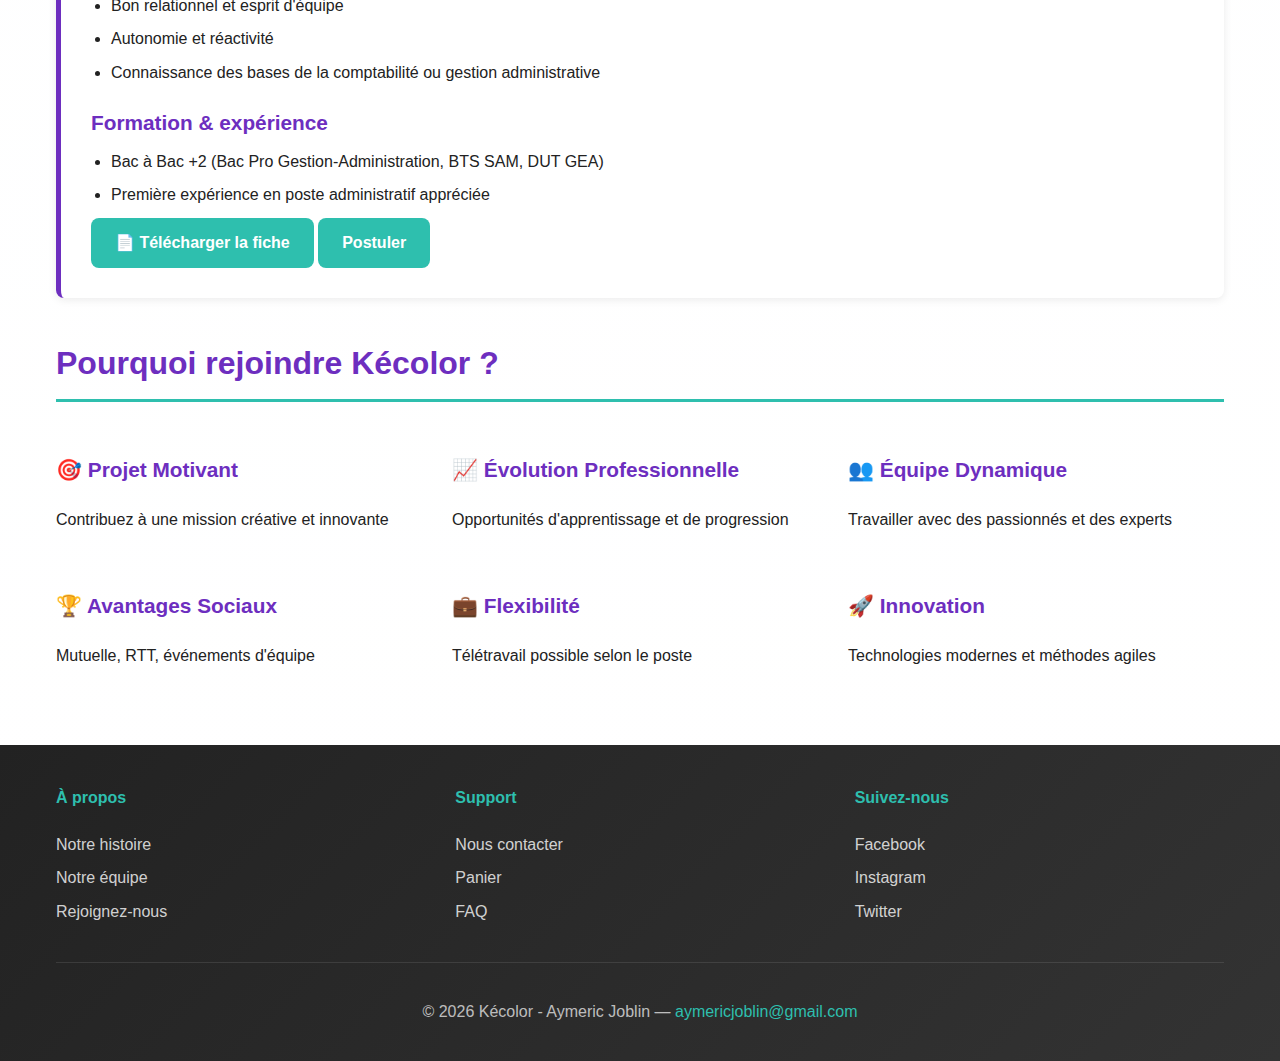
<file: recrutement.html>
<!DOCTYPE html>
<html lang="fr">
<head>
    <meta charset="utf-8">
    <meta name="viewport" content="width=device-width, initial-scale=1">
    <title>Recrutement - Kécolor</title>
    <link href="style.css" rel="stylesheet">
</head>
<body>
<header class="site-header">
  <div class="container">
    <div class="header-content">
      <h1 class="site-title">
        <a href="index.html">
          <img src="image/Logo Kécolor avec nom entreprise.png" alt="Kécolor Logo" height="50">
          Kécolor
        </a>
      </h1>
      <nav class="site-nav" role="navigation" aria-label="Menu principal">
        <a href="index.html">Accueil</a>
        <a href="histoire.html">Histoire</a>
        <a href="produits.html">Produits</a>
        <a href="recrutement.html" class="active">Recrutement</a>
        <a href="equipe.html">Équipe</a>
        <a href="contact.html">Contact</a>
        <a href="panier.html" class="cart-link">🛒 Panier</a>
      </nav>
    </div>
  </div>
</header>

<main class="content container">
    <h1>Rejoignez notre équipe</h1>
    <p class="intro-text">Chez Kécolor, nous recherchons des talents passionnés prêts à contribuer à notre croissance et à partager notre vision. Explorez les postes disponibles ci-dessous.</p>

    <section class="job-listings">
        <!-- Offre 1 -->
        <div class="job-card">
            <div class="job-header">
                <h2>Directeur Général</h2>
                <span class="job-type">CDI</span>
            </div>
            <div class="job-details">
                <p><strong>Lieu :</strong> Besançon</p>
                <p><strong>Expérience :</strong> 10 à 20 ans</p>
                <p><strong>Salaire :</strong> 80 000€ - 200 000€/an (selon profil)</p>
            </div>
            <div class="job-description">
                <h3>Description du poste</h3>
                <p>Le Directeur Général doit définir et piloter la stratégie globale de l'entreprise afin d'assurer sa croissance, sa rentabilité et sa pérennité. Superviser l'ensemble des activités opérationnelles, financières et humaines tout en garantissant la cohérence entre les objectifs stratégiques et les actions menées par les différents services.</p>
                
                <h3>Responsabilités principales</h3>
                <ul>
                    <li>Définition de la stratégie</li>
                    <li>Pilotage opérationnel</li>
                    <li>Gestion financière</li>
                    <li>Développement commercial</li>
                    <li>Management et leadership</li>
                    <li>Communication et représentation</li>
                    <li>Conformité et gouvernance</li>
                    <li>Innovation et transformation</li>
                </ul>

                <h3>Compétences requises</h3>
                <ul>
                    <li>Vision stratégique et capacité à piloter la croissance</li>
                    <li>Solides compétences en gestion financière, commerciale et opérationnelle</li>
                    <li>Leadership affirmé et aptitude à fédérer les équipes</li>
                    <li>Excellentes capacités de communication et de négociation</li>
                    <li>Maîtrise des outils de pilotage de la performance (KPI)</li>
                    <li>Connaissance approfondie du secteur d'activité</li>
                </ul>

                <h3>Formation & expérience</h3>
                <ul>
                    <li>Diplôme Bac +5 (école de commerce, école d'ingénieurs, master)</li>
                    <li>Expérience confirmée (10 à 20 ans) en direction générale ou management opérationnel</li>
                </ul>

                <a href="image/Fiche de Poste (Directeur Général).pdf" class="btn btn-secondary" target="_blank">📄 Télécharger la fiche</a>
                <a href="contact.html" class="btn btn-secondary">Postuler</a>
            </div>
        </div>

        <!-- Offre 2 -->
        <div class="job-card">
            <div class="job-header">
                <h2>Responsable Production</h2>
                <span class="job-type">CDI</span>
            </div>
            <div class="job-details">
                <p><strong>Lieu :</strong> Besançon</p>
                <p><strong>Expérience :</strong> 5 à 10 ans</p>
                <p><strong>Salaire :</strong> 40 000€ - 90 000€/an (selon profil)</p>
            </div>
            <div class="job-description">
                <h3>Description du poste</h3>
                <p>Le Responsable Production doit superviser, organiser et optimiser l'ensemble du processus de production afin d'assurer la qualité, la sécurité, les délais et la rentabilité des opérations, tout en garantissant la satisfaction des clients internes et externes.</p>
                
                <h3>Responsabilités principales</h3>
                <ul>
                    <li>Planification et organisation de la production</li>
                    <li>Gestion des équipes</li>
                    <li>Suivi de la performance</li>
                    <li>Qualité, sécurité et environnement</li>
                    <li>Coordination interservices</li>
                    <li>Gestion budgétaire et technique</li>
                    <li>Innovation et amélioration continue</li>
                </ul>

                <h3>Compétences requises</h3>
                <ul>
                    <li>Excellente maîtrise des procédés de fabrication</li>
                    <li>Connaissance des normes qualité, sécurité et environnement</li>
                    <li>Compétences en management d'équipe</li>
                    <li>Capacité d'analyse et résolution de problèmes</li>
                    <li>Maîtrise des indicateurs de performance industrielle</li>
                    <li>Esprit d'amélioration continue</li>
                </ul>

                <h3>Formation & expérience</h3>
                <ul>
                    <li>Diplôme d'ingénieur ou Bac +3 à Bac +5 en production industrielle</li>
                    <li>Expérience significative (5 à 10 ans) en environnement de production</li>
                </ul>

                <a href="image/Fiche de Poste (Responsable Production).pdf" class="btn btn-secondary" target="_blank">📄 Télécharger la fiche</a>
                <a href="contact.html" class="btn btn-secondary">Postuler</a>
            </div>
        </div>

        <!-- Offre 3 -->
        <div class="job-card">
            <div class="job-header">
                <h2>Techniciens de Production</h2>
                <span class="job-type">CDI</span>
            </div>
            <div class="job-details">
                <p><strong>Lieu :</strong> Besançon</p>
                <p><strong>Expérience :</strong> Débutant à 7 ans</p>
                <p><strong>Salaire :</strong> 25 000€ - 48 000€/an (selon profil)</p>
            </div>
            <div class="job-description">
                <h3>Description du poste</h3>
                <p>Le Techniciens de Production doit assurer le bon déroulement des opérations de fabrication en veillant au respect des procédures, de la qualité, des délais et des normes de sécurité. Contribuer à la maintenance de premier niveau des équipements.</p>
                
                <h3>Responsabilités principales</h3>
                <ul>
                    <li>Préparation et lancement de la production</li>
                    <li>Suivi du processus de fabrication</li>
                    <li>Maintenance de premier niveau</li>
                    <li>Qualité, sécurité et environnement</li>
                    <li>Communication et coordination</li>
                </ul>

                <h3>Compétences requises</h3>
                <ul>
                    <li>Maîtrise des procédés de fabrication et équipements</li>
                    <li>Connaissance des outils de mesure et contrôle</li>
                    <li>Lecture et interprétation de plans techniques</li>
                    <li>Rigueur, précision et respect des procédures</li>
                    <li>Réactivité et diagnostic rapide des pannes</li>
                    <li>Esprit d'équipe et bonne communication</li>
                </ul>

                <h3>Formation & expérience</h3>
                <ul>
                    <li>Diplôme technique Bac à Bac +2 (production industrielle, maintenance, mécanique)</li>
                    <li>Première expérience en environnement industriel souhaitée</li>
                </ul>

                <a href="image/Fiche de Poste (Techniciens de Production).pdf" class="btn btn-secondary" target="_blank">📄 Télécharger la fiche</a>
                <a href="contact.html" class="btn btn-secondary">Postuler</a>
            </div>
        </div>

        <!-- Offre 4 -->
        <div class="job-card">
            <div class="job-header">
                <h2>Responsable Logistique</h2>
                <span class="job-type">CDI</span>
            </div>
            <div class="job-details">
                <p><strong>Lieu :</strong> Besançon</p>
                <p><strong>Expérience :</strong> 5 à 10 ans</p>
                <p><strong>Salaire :</strong> 40 000€ - 85 000€/an (selon profil)</p>
            </div>
            <div class="job-description">
                <h3>Description du poste</h3>
                <p>Le Responsable Logistique doit organiser, coordonner et optimiser l'ensemble des flux logistiques de l'entreprise, depuis l'approvisionnement jusqu'à la livraison des produits finis, afin de garantir la qualité de service, la maîtrise des coûts et le respect des délais.</p>
                
                <h3>Responsabilités principales</h3>
                <ul>
                    <li>Gestion des flux logistiques</li>
                    <li>Optimisation des processus</li>
                    <li>Gestion des stocks</li>
                    <li>Coordination interservices</li>
                    <li>Management d'équipe</li>
                    <li>Suivi des indicateurs de performance</li>
                    <li>Gestion des prestataires</li>
                    <li>Transformation digitale</li>
                </ul>

                <h3>Compétences requises</h3>
                <ul>
                    <li>Excellente connaissance des processus logistiques et transport</li>
                    <li>Maîtrise des outils ERP, WMS, TMS</li>
                    <li>Compétences en management et planification</li>
                    <li>Capacité d'analyse et résolution de problèmes</li>
                    <li>Connaissance des réglementations douanières et de transport</li>
                    <li>Compétences en négociation avec prestataires</li>
                </ul>

                <h3>Formation & expérience</h3>
                <ul>
                    <li>Diplôme Bac +3 à Bac +5 (logistique, transport, supply chain)</li>
                    <li>Expérience confirmée (5 à 10 ans) en logistique ou supply chain</li>
                </ul>

                <a href="image/Fiche de Poste (Responsable Logistique).pdf" class="btn btn-secondary" target="_blank">📄 Télécharger la fiche</a>
                <a href="contact.html" class="btn btn-secondary">Postuler</a>
            </div>
        </div>

        <!-- Offre 5 -->
        <div class="job-card">
            <div class="job-header">
                <h2>Préparateurs de Commandes</h2>
                <span class="job-type">CDI</span>
            </div>
            <div class="job-details">
                <p><strong>Lieu :</strong> Besançon</p>
                <p><strong>Expérience :</strong> Débutant à 5 ans</p>
                <p><strong>Salaire :</strong> 22 000€ - 35 000€/an (selon profil)</p>
            </div>
            <div class="job-description">
                <h3>Description du poste</h3>
                <p>Le Préparateurs de Commandes doit assurer la préparation, le conditionnement et l'expédition des commandes clients dans le respect des délais, des procédures de qualité et des consignes de sécurité. Garantir la conformité des produits préparés et contribuer au bon fonctionnement de l'entrepôt.</p>
                
                <h3>Responsabilités principales</h3>
                <ul>
                    <li>Préparation des commandes</li>
                    <li>Emballage et étiquetage</li>
                    <li>Gestion des stocks</li>
                    <li>Contrôle qualité</li>
                    <li>Utilisation du matériel de manutention</li>
                    <li>Respect des délais et procédures</li>
                    <li>Entretien de la zone de travail</li>
                </ul>

                <h3>Compétences requises</h3>
                <ul>
                    <li>Connaissance des procédures de préparation de commandes</li>
                    <li>Maîtrise des codes-barres et systèmes WMS</li>
                    <li>Rigueur, rapidité d'exécution et sens du détail</li>
                    <li>Bonne condition physique et respect des consignes de sécurité</li>
                    <li>Capacité à travailler en équipe</li>
                    <li>Sens de l'organisation et ponctualité</li>
                </ul>

                <h3>Formation & expérience</h3>
                <ul>
                    <li>CAP, BEP ou Bac professionnel en logistique/manutention</li>
                    <li>Première expérience en entrepôt ou grande distribution appréciée</li>
                </ul>

                <a href="image/Fiche de Poste (Préparateurs de Commandes ).pdf" class="btn btn-secondary" target="_blank">📄 Télécharger la fiche</a>
                <a href="contact.html" class="btn btn-secondary">Postuler</a>
            </div>
        </div>

        <!-- Offre 6 -->
        <div class="job-card">
            <div class="job-header">
                <h2>Responsable Marketing</h2>
                <span class="job-type">CDI</span>
            </div>
            <div class="job-details">
                <p><strong>Lieu :</strong> Besançon</p>
                <p><strong>Expérience :</strong> 5 à 10 ans</p>
                <p><strong>Salaire :</strong> 40 000€ - 90 000€/an (selon profil)</p>
            </div>
            <div class="job-description">
                <h3>Description du poste</h3>
                <p>Le Responsable Marketing doit définir et mettre en œuvre la stratégie marketing de l'entreprise afin de développer sa notoriété, renforcer son image de marque et soutenir les objectifs commerciaux. Piloter les actions marketing, digitales et communicationnelles pour accroître la visibilité et la performance de l'entreprise sur ses marchés.</p>
                
                <h3>Responsabilités principales</h3>
                <ul>
                    <li>Stratégie marketing</li>
                    <li>Analyse du marché</li>
                    <li>Marketing opérationnel</li>
                    <li>Marketing digital</li>
                    <li>Gestion de la marque</li>
                    <li>Lancement de produits</li>
                    <li>Suivi budgétaire</li>
                    <li>Management d'équipe</li>
                    <li>Reporting et performance</li>
                </ul>

                <h3>Compétences requises</h3>
                <ul>
                    <li>Excellente maîtrise du marketing stratégique et opérationnel</li>
                    <li>Solides connaissances en marketing digital et outils (Google Analytics, CRM, réseaux sociaux)</li>
                    <li>Capacité d'analyse et de synthèse</li>
                    <li>Créativité et sens de l'innovation</li>
                    <li>Compétences en communication et gestion de projet</li>
                    <li>Leadership et esprit d'équipe</li>
                    <li>Bonne maîtrise de l'anglais professionnel</li>
                </ul>

                <h3>Formation & expérience</h3>
                <ul>
                    <li>Diplôme Bac +3 à Bac +5 en marketing ou école de management</li>
                    <li>Expérience confirmée (5 à 10 ans) dans le marketing</li>
                </ul>

                <a href="image/Fiche de Poste (Responsable Marketing).pdf" class="btn btn-secondary" target="_blank">📄 Télécharger la fiche</a>
                <a href="contact.html" class="btn btn-secondary">Postuler</a>
            </div>
        </div>

        <!-- Offre 7 -->
        <div class="job-card">
            <div class="job-header">
                <h2>Community Manager</h2>
                <span class="job-type">CDI</span>
            </div>
            <div class="job-details">
                <p><strong>Lieu :</strong> Besançon</p>
                <p><strong>Expérience :</strong> Débutant à 5 ans</p>
                <p><strong>Salaire :</strong> 25 000€ - 50 000€/an (selon profil)</p>
            </div>
            <div class="job-description">
                <h3>Description du poste</h3>
                <p>Le Community Manager doit développer, animer et fédérer les communautés en ligne autour de la marque sur les différents réseaux sociaux et plateformes digitales. Assurer la cohérence de la communication digitale, renforcer la notoriété de l'entreprise et favoriser l'engagement des utilisateurs.</p>
                
                <h3>Responsabilités principales</h3>
                <ul>
                    <li>Animation des réseaux sociaux</li>
                    <li>Gestion de la communauté</li>
                    <li>Stratégie de contenu</li>
                    <li>Veille et analyse</li>
                    <li>Reporting et performance</li>
                    <li>Campagnes publicitaires</li>
                    <li>Collaboration interne</li>
                    <li>Gestion de la e-réputation</li>
                </ul>

                <h3>Compétences requises</h3>
                <ul>
                    <li>Excellente connaissance des réseaux sociaux et algorithmes</li>
                    <li>Maîtrise des outils (Meta Business Suite, Hootsuite, Buffer, Google Analytics)</li>
                    <li>Compétences en rédaction, storytelling et communication visuelle</li>
                    <li>Bonne culture digitale et créativité</li>
                    <li>Capacité d'analyse et adaptation de stratégie</li>
                    <li>Réactivité et diplomatie</li>
                    <li>Connaissance du référencement et marketing digital</li>
                    <li>Maîtrise des outils création graphique (Canva, Photoshop)</li>
                </ul>

                <h3>Formation & expérience</h3>
                <ul>
                    <li>Diplôme Bac +2 à Bac +5 (communication, marketing digital, journalisme)</li>
                    <li>Première expérience réussie en gestion de réseaux sociaux ou communication digitale</li>
                </ul>

                <a href="image/Fiche de Poste (Community Manager).pdf" class="btn btn-secondary" target="_blank">📄 Télécharger la fiche</a>
                <a href="contact.html" class="btn btn-secondary">Postuler</a>
            </div>
        </div>

        <!-- Offre 8 -->
        <div class="job-card">
            <div class="job-header">
                <h2>Graphiste / Designer</h2>
                <span class="job-type">CDI</span>
            </div>
            <div class="job-details">
                <p><strong>Lieu :</strong> Besançon</p>
                <p><strong>Expérience :</strong> 2 à 7 ans</p>
                <p><strong>Salaire :</strong> 25 000€ - 50 000€/an (selon profil)</p>
            </div>
            <div class="job-description">
                <h3>Description du poste</h3>
                <p>Le Graphiste / Designer doit concevoir et réaliser des supports visuels destinés à promouvoir l'image de marque de l'entreprise sur différents canaux (print, digital, réseaux sociaux, packaging, etc.). Traduire les besoins marketing et communication en créations graphiques cohérentes, esthétiques et impactantes.</p>
                
                <h3>Responsabilités principales</h3>
                <ul>
                    <li>Création graphique</li>
                    <li>Identité visuelle</li>
                    <li>Design digital</li>
                    <li>Production print et web</li>
                    <li>Collaboration interservices</li>
                    <li>Veille créative</li>
                    <li>Gestion de projets</li>
                    <li>Création de contenus multimédias</li>
                </ul>

                <h3>Compétences requises</h3>
                <ul>
                    <li>Maîtrise des logiciels Adobe (Photoshop, Illustrator, InDesign, After Effects)</li>
                    <li>Maîtrise de Canva et outils similaires</li>
                    <li>Connaissance des techniques d'impression et formats digitaux</li>
                    <li>Sens artistique et créativité affirmée</li>
                    <li>Capacité à traduire un brief en concept visuel</li>
                    <li>Rigueur, sens du détail et respect des délais</li>
                    <li>Bonne communication et aptitude au travail en équipe</li>
                    <li>Connaissance UX/UI design appréciée</li>
                    <li>Capacité à gérer plusieurs projets simultanément</li>
                </ul>

                <h3>Formation & expérience</h3>
                <ul>
                    <li>Diplôme Bac +2 à Bac +5 en design graphique ou arts appliqués</li>
                    <li>Expérience de 2 à 5 ans en agence, studio ou service communication</li>
                </ul>

                <a href="image/Fiche de Poste (Graphiste  Designer).pdf" class="btn btn-secondary" target="_blank">📄 Télécharger la fiche</a>
                <a href="contact.html" class="btn btn-secondary">Postuler</a>
            </div>
        </div>

        <!-- Offre 9 -->
        <div class="job-card">
            <div class="job-header">
                <h2>Responsable Commercial</h2>
                <span class="job-type">CDI</span>
            </div>
            <div class="job-details">
                <p><strong>Lieu :</strong> Besançon</p>
                <p><strong>Expérience :</strong> 5 à 10 ans</p>
                <p><strong>Salaire :</strong> 45 000€ - 100 000€/an (selon profil)</p>
            </div>
            <div class="job-description">
                <h3>Description du poste</h3>
                <p>Le Responsable Commercial doit définir et mettre en œuvre la stratégie commerciale de l'entreprise afin de développer le chiffre d'affaires, fidéliser la clientèle et conquérir de nouveaux marchés. Encadrer et animer l'équipe commerciale pour atteindre les objectifs fixés par la direction.</p>
                
                <h3>Responsabilités principales</h3>
                <ul>
                    <li>Définition de la stratégie commerciale</li>
                    <li>Développement du portefeuille clients</li>
                    <li>Pilotage de la performance</li>
                    <li>Management d'équipe</li>
                    <li>Négociation et grands comptes</li>
                    <li>Analyse du marché</li>
                    <li>Collaboration interservices</li>
                    <li>Reporting</li>
                    <li>Représentation de l'entreprise</li>
                </ul>

                <h3>Compétences requises</h3>
                <ul>
                    <li>Excellente maîtrise des techniques de vente et négociation</li>
                    <li>Solides compétences en management et pilotage d'équipe</li>
                    <li>Capacité d'analyse et planification stratégique</li>
                    <li>Sens du leadership, communication et persuasion</li>
                    <li>Orientation résultats et goût du challenge</li>
                    <li>Bonne connaissance des outils CRM</li>
                    <li>Esprit d'équipe, rigueur et autonomie</li>
                    <li>Maîtrise de l'anglais professionnel</li>
                </ul>

                <h3>Formation & expérience</h3>
                <ul>
                    <li>Diplôme Bac +3 à Bac +5 (commerce, management, marketing ou école de commerce)</li>
                    <li>Expérience confirmée (5 à 10 ans) dans la vente et management d'équipe commerciale</li>
                </ul>

                <a href="image/Fiche de Poste (Responsable Commercial).pdf" class="btn btn-secondary" target="_blank">📄 Télécharger la fiche</a>
                <a href="contact.html" class="btn btn-secondary">Postuler</a>
            </div>
        </div>

        <!-- Offre 10 -->
        <div class="job-card">
            <div class="job-header">
                <h2>Chargé de Clientèle</h2>
                <span class="job-type">CDI</span>
            </div>
            <div class="job-details">
                <p><strong>Lieu :</strong> Besançon</p>
                <p><strong>Expérience :</strong> Débutant à 5 ans</p>
                <p><strong>Salaire :</strong> 25 000€ - 45 000€/an (selon profil)</p>
            </div>
            <div class="job-description">
                <h3>Description du poste</h3>
                <p>Le Chargé de Clientèle doit assurer la gestion, le suivi et la fidélisation d'un portefeuille de clients en garantissant un service de qualité. Identifier les besoins des clients, leur proposer des solutions adaptées et contribuer au développement commercial de l'entreprise.</p>
                
                <h3>Responsabilités principales</h3>
                <ul>
                    <li>Gestion de la relation client</li>
                    <li>Suivi des dossiers</li>
                    <li>Développement commercial</li>
                    <li>Fidélisation</li>
                    <li>Prospection</li>
                    <li>Reporting</li>
                    <li>Gestion des réclamations</li>
                    <li>Collaboration interne</li>
                </ul>

                <h3>Compétences requises</h3>
                <ul>
                    <li>Excellente aisance relationnelle et sens du service client</li>
                    <li>Capacité d'écoute, d'analyse et de conseil</li>
                    <li>Maîtrise des techniques de vente et négociation</li>
                    <li>Bonne expression orale et écrite</li>
                    <li>Organisation, rigueur et gestion des priorités</li>
                    <li>Maîtrise des outils bureautiques et CRM</li>
                    <li>Esprit d'équipe et diplomatie</li>
                    <li>Résistance au stress et orientation résultats</li>
                </ul>

                <h3>Formation & expérience</h3>
                <ul>
                    <li>Diplôme Bac +2 à Bac +3 (commerce, gestion, communication ou relation client)</li>
                    <li>Première expérience réussie en relation client, vente ou service après-vente</li>
                </ul>

                <a href="image/Fiche de Poste (Chargé de Clientèle).pdf" class="btn btn-secondary" target="_blank">📄 Télécharger la fiche</a>
                <a href="contact.html" class="btn btn-secondary">Postuler</a>
            </div>
        </div>

        <!-- Offre 11 -->
        <div class="job-card">
            <div class="job-header">
                <h2>Responsable Administratif et Financier</h2>
                <span class="job-type">CDI</span>
            </div>
            <div class="job-details">
                <p><strong>Lieu :</strong> Besançon</p>
                <p><strong>Expérience :</strong> 5 à 10 ans</p>
                <p><strong>Salaire :</strong> 40 000€ - 90 000€/an (selon profil)</p>
            </div>
            <div class="job-description">
                <h3>Description du poste</h3>
                <p>Le Responsable Administratif et Financier doit assurer la gestion administrative, comptable et financière de l'entreprise afin de garantir la fiabilité des comptes, la conformité légale et la bonne santé financière de la structure. Contribuer à la définition et à la mise en œuvre de la stratégie financière en lien avec la direction générale.</p>
                
                <h3>Responsabilités principales</h3>
                <ul>
                    <li>Élaborer et suivre les budgets prévisionnels</li>
                    <li>Superviser la comptabilité générale et clôture des comptes</li>
                    <li>Assurer la gestion de la trésorerie et flux financiers</li>
                    <li>Garantir la conformité légale, fiscale et sociale</li>
                    <li>Mettre en place les procédures administratives et financières</li>
                    <li>Produire les reportings financiers et indicateurs</li>
                    <li>Participer à la définition de la stratégie financière</li>
                    <li>Encadrer les équipes administratives et comptables</li>
                    <li>Gérer les relations avec partenaires externes</li>
                    <li>Assurer une veille réglementaire continue</li>
                </ul>

                <h3>Compétences requises</h3>
                <ul>
                    <li>Excellente maîtrise de la comptabilité, fiscalité et contrôle de gestion</li>
                    <li>Solides connaissances en droit des affaires</li>
                    <li>Maîtrise des outils informatiques et logiciels (ERP, Excel, logiciels comptables)</li>
                    <li>Capacité d'analyse, synthèse et prise de décision</li>
                    <li>Rigueur, sens de l'organisation et fiabilité</li>
                    <li>Leadership et aptitude à encadrer une équipe</li>
                    <li>Bon relationnel</li>
                    <li>Esprit stratégique et orientation résultats</li>
                </ul>

                <h3>Formation & expérience</h3>
                <ul>
                    <li>Bac +5 en finance, comptabilité, gestion ou audit</li>
                    <li>Expérience confirmée (5 à 10 ans) en fonction similaire ou cabinet d'audit</li>
                </ul>

                <a href="image/Fiche de Poste (Responsable Administratif et Financier).pdf" class="btn btn-secondary" target="_blank">📄 Télécharger la fiche</a>
                <a href="contact.html" class="btn btn-secondary">Postuler</a>
            </div>
        </div>

        <!-- Offre 12 -->
        <div class="job-card">
            <div class="job-header">
                <h2>Assistant Administratif</h2>
                <span class="job-type">CDI</span>
            </div>
            <div class="job-details">
                <p><strong>Lieu :</strong> Besançon</p>
                <p><strong>Expérience :</strong> Débutant à 5 ans</p>
                <p><strong>Salaire :</strong> 23 000€ - 38 000€/an (selon profil)</p>
            </div>
            <div class="job-description">
                <h3>Description du poste</h3>
                <p>Le Assistant Administratif doit assurer la gestion et le suivi des tâches administratives quotidiennes afin de garantir le bon fonctionnement des services internes. Apporter un soutien organisationnel et logistique à la direction et aux équipes opérationnelles.</p>
                
                <h3>Responsabilités principales</h3>
                <ul>
                    <li>Gérer les appels téléphoniques, courriers et courriels</li>
                    <li>Organiser les agendas, réunions et déplacements</li>
                    <li>Rédiger, mettre en forme et archiver les documents</li>
                    <li>Assurer le suivi des dossiers administratifs</li>
                    <li>Mettre à jour les bases de données et fichiers internes</li>
                    <li>Participer à la gestion des commandes et factures</li>
                    <li>Accueillir les visiteurs</li>
                    <li>Préparer les supports de réunions</li>
                    <li>Veiller au respect des procédures internes</li>
                </ul>

                <h3>Compétences requises</h3>
                <ul>
                    <li>Maîtrise des outils bureautiques (Word, Excel, PowerPoint, Outlook)</li>
                    <li>Excellente expression écrite et orale</li>
                    <li>Sens de l'organisation, rigueur et discrétion</li>
                    <li>Capacité à gérer plusieurs tâches simultanément</li>
                    <li>Bon relationnel et esprit d'équipe</li>
                    <li>Autonomie et réactivité</li>
                    <li>Connaissance des bases de la comptabilité ou gestion administrative</li>
                </ul>

                <h3>Formation & expérience</h3>
                <ul>
                    <li>Bac à Bac +2 (Bac Pro Gestion-Administration, BTS SAM, DUT GEA)</li>
                    <li>Première expérience en poste administratif appréciée</li>
                </ul>

                <a href="image/Fiche de Poste (Assistant Administratif).pdf" class="btn btn-secondary" target="_blank">📄 Télécharger la fiche</a>
                <a href="contact.html" class="btn btn-secondary">Postuler</a>
            </div>
        </div>

    </section>

    <section class="recruitment-info">
        <h2>Pourquoi rejoindre Kécolor ?</h2>
        <div class="benefits-grid">
            <div class="benefit">
                <h3>🎯 Projet Motivant</h3>
                <p>Contribuez à une mission créative et innovante</p>
            </div>
            <div class="benefit">
                <h3>📈 Évolution Professionnelle</h3>
                <p>Opportunités d'apprentissage et de progression</p>
            </div>
            <div class="benefit">
                <h3>👥 Équipe Dynamique</h3>
                <p>Travailler avec des passionnés et des experts</p>
            </div>
            <div class="benefit">
                <h3>🏆 Avantages Sociaux</h3>
                <p>Mutuelle, RTT, événements d'équipe</p>
            </div>
            <div class="benefit">
                <h3>💼 Flexibilité</h3>
                <p>Télétravail possible selon le poste</p>
            </div>
            <div class="benefit">
                <h3>🚀 Innovation</h3>
                <p>Technologies modernes et méthodes agiles</p>
            </div>
        </div>
    </section>
</main>

<footer class="site-footer">
  <div class="container">
    <div class="footer-content">
      <div class="footer-section">
        <h4>À propos</h4>
        <ul>
          <li><a href="histoire.html">Notre histoire</a></li>
          <li><a href="equipe.html">Notre équipe</a></li>
          <li><a href="recrutement.html">Rejoignez-nous</a></li>
        </ul>
      </div>
      <div class="footer-section">
        <h4>Support</h4>
        <ul>
          <li><a href="contact.html">Nous contacter</a></li>
          <li><a href="panier.html">Panier</a></li>
          <li><a href="contact.html#FAQ">FAQ</a></li>
        </ul>
      </div>
      <div class="footer-section">
        <h4>Suivez-nous</h4>
        <ul>
          <li><a href="#">Facebook</a></li>
          <li><a href="#">Instagram</a></li>
          <li><a href="#">Twitter</a></li>
        </ul>
      </div>
    </div>
    <div class="footer-bottom">
      <p>&copy; 2026 Kécolor - Aymeric Joblin — <a href="mailto:aymericjoblin@gmail.com">aymericjoblin@gmail.com</a></p>
    </div>
  </div>
</footer>

</body>
</html>
</file>
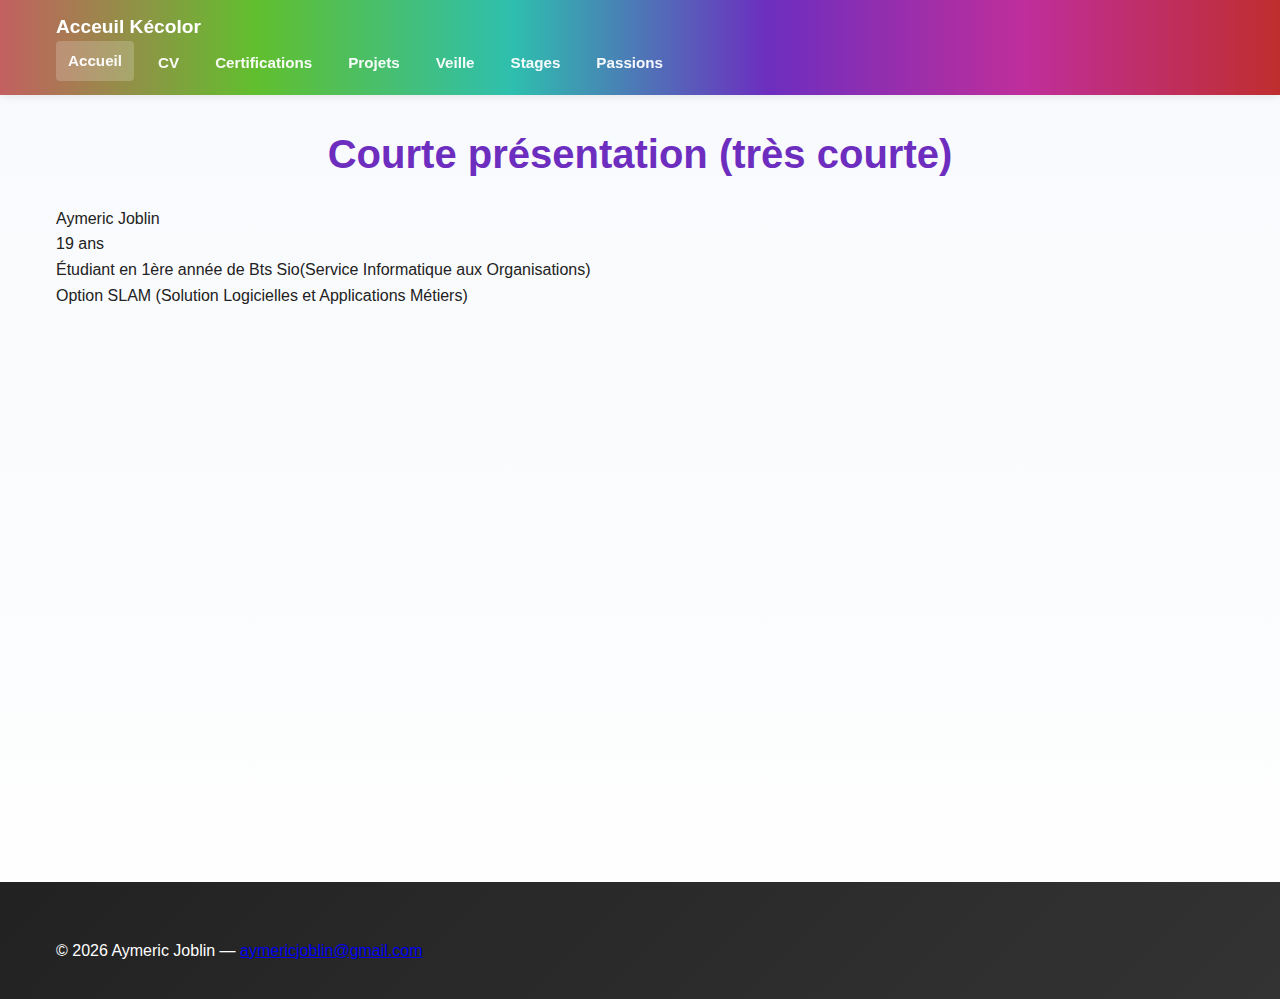
<file: site_vitrine.html>
<!DOCTYPE html>

<html>

<head>
    <meta charset="utf-8">
    <meta name="viewport" content="width=device-width, initial-scale=1">
    <title>Acceuil Kécolor</title>
    <link href="style.css" rel="stylesheet">
</head>

<body>
<header class="site-header">
  <div class="container">
    <h1 class="site-title">Acceuil Kécolor</a></h1>
    <nav class="site-nav" role="navigation" aria-label="Menu principal">
      <a href="site_vitrine.html" class="active" aria-current="page">Accueil</a>
      <a href="CV.HTML">CV</a>
      <a href="Certifications.HTML">Certifications</a>
      <a href="Projets.HTML">Projets</a>
      <a href="Veille technologique.HTML">Veille</a>
      <a href="Stage_et_experiences_professionnelles.HTML">Stages</a>
      <a href="Passions.HTML">Passions</a>
    </nav>
  </div>
</header>
<main class="content container">
    <h1>Courte présentation (très courte)</h1>
    <p>Aymeric Joblin<br>
    19 ans<br>
    Étudiant en 1ère année de Bts Sio(Service Informatique aux Organisations)<br>
    Option SLAM (Solution Logicielles et Applications Métiers)<br>
    </p>
</main>
<footer class="site-footer">
  <div class="container">
    <p>&copy; 2026 Aymeric Joblin — <a href="mailto:aymericjoblin@gmail.com">aymericjoblin@gmail.com</a></p>
  </div>
</footer>
</body>
</html>
</file>
<file: style.css>
/* ==================== RÉINITIALISATION & VARIABLES ==================== */
* {
  box-sizing: border-box;
}

:root {
  --primary-color: #6d2ebf;
  --secondary-color: #2ebfae;
  --accent-color: #bf2e2e;
  --light-bg: #f7f9fc;
  --dark-text: #222;
  --border-radius: 8px;
  --shadow: 0 2px 8px rgba(0,0,0,0.08);
  --transition: all 0.3s ease;
}

/* ==================== STYLES GÉNÉRAUX ==================== */
body {
  font-family: "Segoe UI", Roboto, Arial, sans-serif;
  line-height: 1.6;
  color: var(--dark-text);
  background: linear-gradient(180deg, var(--light-bg) 0%, #ffffff 100%);
  margin: 0;
}

.container {
  max-width: 1200px;
  margin: 0 auto;
  padding: 0 16px;
}

/* ==================== HEADER & NAVIGATION ==================== */
.site-header {
  position: sticky;
  top: 0;
  z-index: 1000;
  background: linear-gradient(90deg, #c36060, #61bf2e, #2ebfae, #6d2ebf, #bf2e9b, #bf2e2e);
  color: #fff;
  padding: 12px 0;
  box-shadow: var(--shadow);
}

.header-content {
  display: flex;
  justify-content: space-between;
  align-items: center;
  flex-wrap: wrap;
  gap: 20px;
}

.site-header .site-title {
  margin: 0;
  font-size: 1.2rem;
}

.site-header .site-title a {
  color: #fff;
  text-decoration: none;
  display: flex;
  align-items: center;
  gap: 10px;
  transition: var(--transition);
}

.site-header .site-title a:hover {
  opacity: 0.8;
}

.site-nav {
  display: flex;
  gap: 12px;
  flex-wrap: wrap;
}

.site-nav a {
  color: rgba(255,255,255,0.95);
  text-decoration: none;
  padding: 8px 12px;
  border-radius: 4px;
  font-weight: 600;
  font-size: 0.95rem;
  transition: var(--transition);
}

.site-nav a:hover,
.site-nav a.active {
  background: rgba(255,255,255,0.2);
  transform: translateY(-2px);
}

.cart-link {
  background: rgba(255,255,255,0.15) !important;
  border: 2px solid rgba(255,255,255,0.3);
}

/* ==================== CONTENU PRINCIPAL ==================== */
main {
  min-height: calc(100vh - 200px);
  padding: 40px 0;
}

main h1 {
  color: var(--primary-color);
  font-size: 2.5rem;
  margin-bottom: 20px;
  text-align: center;
}

main h2 {
  color: var(--primary-color);
  font-size: 2rem;
  margin: 40px 0 20px 0;
  border-bottom: 3px solid var(--secondary-color);
  padding-bottom: 10px;
}

main h3 {
  color: var(--primary-color);
  font-size: 1.3rem;
}

.intro-text {
  text-align: center;
  font-size: 1.1rem;
  color: #666;
  margin: 20px 0 40px 0;
}

/* ==================== BOUTONS ==================== */
.btn {
  display: inline-block;
  padding: 12px 24px;
  border-radius: var(--border-radius);
  text-decoration: none;
  font-weight: 600;
  border: none;
  cursor: pointer;
  transition: var(--transition);
  font-size: 1rem;
}

.btn-primary {
  background: linear-gradient(135deg, var(--primary-color), #9b59b6);
  color: white;
}

.btn-primary:hover {
  transform: translateY(-2px);
  box-shadow: 0 6px 12px rgba(109, 46, 191, 0.3);
}

.btn-secondary {
  background: var(--secondary-color);
  color: white;
}

.btn-secondary:hover {
  transform: translateY(-2px);
  box-shadow: 0 6px 12px rgba(46, 191, 174, 0.3);
}

.btn-large {
  padding: 16px 40px;
  font-size: 1.1rem;
}

.btn-link {
  display: inline-block;
  color: var(--primary-color);
  text-decoration: none;
  font-weight: 600;
  padding: 8px 0;
  border-bottom: 2px solid var(--secondary-color);
  transition: var(--transition);
}

.btn-link:hover {
  color: var(--secondary-color);
}

/* ==================== SECTION HERO ==================== */
.hero {
  text-align: center;
  padding: 60px 20px;
  background: linear-gradient(135deg, rgba(109, 46, 191, 0.1), rgba(46, 191, 174, 0.1));
  border-radius: 12px;
  margin-bottom: 60px;
}

.hero h1 {
  font-size: 3rem;
  margin: 0 0 20px 0;
  background: linear-gradient(135deg, var(--primary-color), var(--secondary-color));
  -webkit-background-clip: text;
  -webkit-text-fill-color: transparent;
  background-clip: text;
}

.hero p {
  font-size: 1.3rem;
  color: #666;
  margin-bottom: 30px;
}

.hero-buttons {
  display: flex;
  gap: 15px;
  justify-content: center;
  flex-wrap: wrap;
}

/* ==================== GRILLES DE CARTES ==================== */
.cards-grid, .products-preview, .values-grid, .kits-grid, .benefits-grid, .team-grid, .faq-grid {
  display: grid;
  grid-template-columns: repeat(auto-fit, minmax(280px, 1fr));
  gap: 20px;
  margin: 30px 0;
}

.card, .product-preview-card, .value-card, .kit-card, .member-card, .faq-item {
  background: white;
  padding: 25px;
  border-radius: var(--border-radius);
  box-shadow: var(--shadow);
  transition: var(--transition);
  border: 1px solid #e0e0e0;
}

.card:hover, .product-preview-card:hover, .value-card:hover, .kit-card:hover, .member-card:hover {
  transform: translateY(-8px);
  box-shadow: 0 12px 24px rgba(0,0,0,0.15);
  border-color: var(--secondary-color);
}

.card h3, .product-preview-card h3 {
  color: var(--primary-color);
  margin-top: 0;
}

/* ==================== SÉLECTEUR DE COULEUR (PRODUITS) ==================== */
.product-section {
  background: white;
  padding: 40px;
  border-radius: var(--border-radius);
  margin: 40px 0;
  box-shadow: var(--shadow);
}

.product-configurator {
  display: grid;
  grid-template-columns: 1fr 1fr;
  gap: 40px;
  margin: 30px 0;
  align-items: center;
}

.config-preview {
  text-align: center;
}

.color-display {
  width: 200px;
  height: 200px;
  border-radius: 50%;
  margin: 20px auto;
  box-shadow: 0 10px 30px rgba(0,0,0,0.2);
  border: 3px solid #e0e0e0;
  transition: var(--transition);
}

.color-display:hover {
  transform: scale(1.05);
}

.config-controls {
  display: flex;
  flex-direction: column;
  gap: 20px;
}

.control-group {
  display: flex;
  flex-direction: column;
  gap: 8px;
}

.control-group label {
  font-weight: 600;
  color: var(--primary-color);
}

.control-group input[type="color"],
.control-group input[type="text"],
.control-group select {
  padding: 12px;
  border: 2px solid #e0e0e0;
  border-radius: var(--border-radius);
  font-size: 1rem;
  transition: var(--transition);
}

.control-group input[type="color"]:hover,
.control-group input[type="text"]:hover,
.control-group select:hover {
  border-color: var(--secondary-color);
}

.product-info {
  background: linear-gradient(135deg, rgba(109, 46, 191, 0.05), rgba(46, 191, 174, 0.05));
  padding: 25px;
  border-radius: var(--border-radius);
  margin-top: 30px;
}

.product-info ul {
  list-style: none;
  padding: 0;
}

.product-info li {
  padding: 10px 0;
  border-bottom: 1px solid rgba(0,0,0,0.1);
  color: #555;
}

.color-swatch {
  display: inline-block;
  width: 40px;
  height: 40px;
  border-radius: 50%;
  margin: 5px;
  border: 2px solid #ddd;
  transition: var(--transition);
}

.color-swatch:hover {
  transform: scale(1.1);
  border-color: var(--primary-color);
}

.kit-colors {
  text-align: center;
  margin: 15px 0;
}

.kit-card .price {
  font-size: 1.8rem;
  color: var(--secondary-color);
  font-weight: bold;
  margin: 10px 0;
}

/* ==================== TIMELINE (HISTOIRE) ==================== */
.timeline {
  position: relative;
  padding: 40px 0;
}

.timeline-item {
  display: flex;
  gap: 30px;
  margin-bottom: 40px;
  align-items: flex-start;
}

.timeline-marker {
  width: 40px;
  height: 40px;
  background: linear-gradient(135deg, var(--primary-color), var(--secondary-color));
  border-radius: 50%;
  flex-shrink: 0;
  position: relative;
  top: 10px;
  box-shadow: 0 4px 10px rgba(0,0,0,0.2);
}

.timeline-content {
  flex: 1;
  background: white;
  padding: 25px;
  border-radius: var(--border-radius);
  box-shadow: var(--shadow);
  border-left: 4px solid var(--secondary-color);
}

.timeline-content h3 {
  color: var(--primary-color);
  margin-top: 0;
}

/* ==================== ORGANIGRAMME ==================== */
.organizational-chart {
  background: white;
  padding: 40px;
  border-radius: var(--border-radius);
  box-shadow: var(--shadow);
  overflow: visible;
  margin: 40px 0;
}

.org-chart {
  display: flex;
  flex-direction: column;
  gap: 40px;
  align-items: center;
  overflow: visible;
}

.org-level {
  display: flex;
  justify-content: center;
  gap: 30px;
  width: 100%;
  flex-wrap: wrap;
}

/* Empêcher le niveau des pôles (level-2) de se casser sur plusieurs lignes
   et ajuster la taille des boîtes pour que 5 éléments tiennent sur une ligne */
.org-level.level-2 {
  justify-content: space-between;
  flex-wrap: nowrap;
  overflow: visible; /* allow hover overflow to show */
  gap: 20px;
  margin-top: 28px;
}

.org-level.level-2 .org-box {
  flex: 1 1 180px;
  min-width: 150px;
  max-width: 240px;
}

.org-box {
  background: linear-gradient(135deg, rgba(109, 46, 191, 0.05), rgba(46, 191, 174, 0.05));
  border: 2px solid var(--primary-color);
  border-radius: var(--border-radius);
  padding: 20px;
  text-align: center;
  min-width: 200px;
  transition: var(--transition);
}

.org-box:hover {
  transform: translateY(-5px);
  box-shadow: 0 10px 20px rgba(0,0,0,0.1);
  border-color: var(--secondary-color);
  position: relative;
  z-index: 20;
}

.org-box.director {
  border-color: var(--secondary-color);
  border-width: 3px;
  background: linear-gradient(135deg, rgba(46, 191, 174, 0.1), rgba(109, 46, 191, 0.05));
}

.org-box.small {
  min-width: 160px;
  padding: 15px;
  border: 1px solid #e0e0e0;
}

.org-avatar {
  font-size: 2.5rem;
  margin-bottom: 10px;
  text-align: center;
}

.org-box h3, .org-box h4 {
  margin: 10px 0 5px 0;
}

.org-box .position {
  color: var(--primary-color);
  font-size: 0.9rem;
  font-weight: 600;
}

.level-3 .org-category {
  width: 100%;
}

.level-3 .team-members {
  display: flex;
  justify-content: center;
  gap: 15px;
  flex-wrap: wrap;
  margin-top: 15px;
}

/* ==================== OFFRES D'EMPLOI ==================== */
.job-listings {
  display: flex;
  flex-direction: column;
  gap: 20px;
  margin: 40px 0;
}

.job-card {
  background: white;
  border-left: 5px solid var(--primary-color);
  border-radius: var(--border-radius);
  padding: 30px;
  box-shadow: var(--shadow);
  transition: var(--transition);
}

.job-card:hover {
  transform: translateX(10px);
  box-shadow: 0 10px 25px rgba(0,0,0,0.1);
  border-left-color: var(--secondary-color);
}

.job-header {
  display: flex;
  justify-content: space-between;
  align-items: center;
  margin-bottom: 15px;
  flex-wrap: wrap;
  gap: 10px;
}

.job-type {
  background: var(--secondary-color);
  color: white;
  padding: 6px 12px;
  border-radius: 20px;
  font-size: 0.85rem;
  font-weight: 600;
}

.job-details {
  background: #f5f5f5;
  padding: 15px;
  border-radius: 6px;
  margin: 15px 0;
  display: grid;
  grid-template-columns: repeat(auto-fit, minmax(200px, 1fr));
  gap: 10px;
}

.job-details p {
  margin: 0;
}

.job-description h3 {
  color: var(--primary-color);
  margin-top: 20px;
  margin-bottom: 10px;
}

.job-description ul {
  margin: 10px 0;
  padding-left: 20px;
}

.job-description li {
  margin: 8px 0;
}

/* ==================== FORMULAIRE DE CONTACT ==================== */
.contact-wrapper {
  display: grid;
  grid-template-columns: 1.5fr 1fr;
  gap: 40px;
  margin: 40px 0;
}

.contact-form-section {
  background: white;
  padding: 30px;
  border-radius: var(--border-radius);
  box-shadow: var(--shadow);
}

.contact-info-section {
  display: flex;
  flex-direction: column;
  gap: 25px;
}

.contact-info {
  background: white;
  padding: 20px;
  border-radius: var(--border-radius);
  border-left: 4px solid var(--secondary-color);
  box-shadow: var(--shadow);
}

.contact-info h3 {
  margin-top: 0;
  color: var(--primary-color);
}

.contact-form {
  display: flex;
  flex-direction: column;
  gap: 20px;
}

.form-group {
  display: flex;
  flex-direction: column;
  gap: 8px;
}

.form-group label {
  font-weight: 600;
  color: var(--primary-color);
}

.form-group input,
.form-group select,
.form-group textarea {
  padding: 12px;
  border: 2px solid #e0e0e0;
  border-radius: var(--border-radius);
  font-size: 1rem;
  font-family: inherit;
  transition: var(--transition);
}

.form-group input:focus,
.form-group select:focus,
.form-group textarea:focus {
  outline: none;
  border-color: var(--secondary-color);
  box-shadow: 0 0 0 3px rgba(46, 191, 174, 0.1);
}

.checkbox-label {
  display: flex;
  align-items: center;
  gap: 8px;
  cursor: pointer;
  font-weight: 500;
}

.checkbox-label input {
  width: 18px;
  height: 18px;
  cursor: pointer;
}

.success-message {
  background: #d4edda;
  color: #155724;
  padding: 15px;
  border-radius: var(--border-radius);
  border: 1px solid #c3e6cb;
}

.dept-list {
  display: flex;
  flex-direction: column;
  gap: 10px;
}

.dept-item {
  padding: 10px;
  background: #f5f5f5;
  border-radius: 6px;
}

.social-links {
  display: flex;
  gap: 10px;
  flex-wrap: wrap;
}

.social-icon {
  display: inline-block;
  padding: 10px 15px;
  background: var(--primary-color);
  color: white;
  border-radius: 6px;
  text-decoration: none;
  transition: var(--transition);
}

.social-icon:hover {
  background: var(--secondary-color);
  transform: translateY(-2px);
}

/* ==================== FAQ ==================== */
.faq-grid {
  grid-template-columns: repeat(auto-fit, minmax(300px, 1fr));
}

.faq-item {
  cursor: pointer;
}

.faq-item h3 {
  color: var(--primary-color);
  margin-top: 0;
}

.faq-item p {
  color: #666;
  margin: 0;
}

/* ==================== PANIER ==================== */
.cart-wrapper {
  margin: 40px 0;
}

.empty-cart {
  text-align: center;
  padding: 60px 20px;
  background: linear-gradient(135deg, rgba(109, 46, 191, 0.05), rgba(46, 191, 174, 0.05));
  border-radius: var(--border-radius);
}

.empty-cart p {
  font-size: 1.2rem;
  color: #999;
  margin-bottom: 20px;
}

.cart-content {
  display: grid;
  grid-template-columns: 2fr 1fr;
  gap: 30px;
}

.cart-items {
  background: white;
  padding: 20px;
  border-radius: var(--border-radius);
  box-shadow: var(--shadow);
}

.cart-item {
  display: flex;
  justify-content: space-between;
  align-items: center;
  padding: 20px 0;
  border-bottom: 1px solid #e0e0e0;
}

.cart-item:last-child {
  border-bottom: none;
}

.item-info h4 {
  margin: 0 0 5px 0;
  color: var(--primary-color);
}

.item-info p {
  margin: 0;
  color: #666;
  font-size: 0.9rem;
}

.item-price {
  font-weight: 600;
  color: var(--secondary-color);
}

.remove-btn {
  background: #ff4757;
  color: white;
  border: none;
  padding: 6px 12px;
  border-radius: 4px;
  cursor: pointer;
  font-size: 0.85rem;
  transition: var(--transition);
}

.remove-btn:hover {
  background: #ff3838;
}

.cart-summary {
  background: white;
  padding: 20px;
  border-radius: var(--border-radius);
  box-shadow: var(--shadow);
  height: fit-content;
  position: sticky;
  top: 100px;
}

.summary-row {
  display: flex;
  justify-content: space-between;
  padding: 10px 0;
  border-bottom: 1px solid #e0e0e0;
}

.summary-row.total {
  font-size: 1.3rem;
  font-weight: 700;
  color: var(--primary-color);
  border-bottom: 2px solid var(--secondary-color);
  border-top: 2px solid var(--secondary-color);
  margin-top: 10px;
  padding-top: 15px;
}

.promo-section {
  margin-top: 20px;
}

.promo-input {
  display: flex;
  gap: 10px;
  margin-top: 10px;
}

.promo-input input {
  flex: 1;
  padding: 10px;
  border: 1px solid #e0e0e0;
  border-radius: 4px;
}

.checkout-section,
.confirmation-section {
  background: white;
  padding: 40px;
  border-radius: var(--border-radius);
  box-shadow: var(--shadow);
  margin: 40px 0;
}

.checkout-form {
  display: flex;
  flex-direction: column;
  gap: 30px;
}

.form-section {
  border: 1px solid #e0e0e0;
  padding: 20px;
  border-radius: var(--border-radius);
  background: #f9f9f9;
}

.form-section legend {
  font-weight: 700;
  color: var(--primary-color);
  font-size: 1.1rem;
  padding: 0 10px;
}

.form-row {
  display: grid;
  grid-template-columns: repeat(auto-fit, minmax(200px, 1fr));
  gap: 15px;
}

.shipping-options,
.payment-methods {
  display: flex;
  flex-direction: column;
  gap: 15px;
  margin-top: 15px;
}

.radio-option,
.payment-option {
  display: flex;
  align-items: center;
  gap: 10px;
  cursor: pointer;
  padding: 12px;
  border: 2px solid #e0e0e0;
  border-radius: 6px;
  transition: var(--transition);
}

.radio-option:hover,
.payment-option:hover {
  border-color: var(--secondary-color);
  background: rgba(46, 191, 174, 0.05);
}

.radio-option input[type="radio"],
.payment-option input[type="radio"] {
  width: 18px;
  height: 18px;
  cursor: pointer;
}

.payment-form {
  background: white;
  padding: 15px;
  border-radius: 6px;
  margin-top: 15px;
}

.checkout-buttons {
  display: flex;
  gap: 15px;
  justify-content: center;
  margin-top: 30px;
}

.confirmation-success {
  text-align: center;
  padding: 60px 20px;
}

.success-icon {
  font-size: 4rem;
  color: var(--secondary-color);
  margin-bottom: 20px;
}

.confirmation-success h2 {
  color: var(--secondary-color);
  font-size: 2rem;
  margin: 0 0 10px 0;
  border: none;
  padding: 0;
}

.order-details {
  background: #f5f5f5;
  padding: 20px;
  border-radius: var(--border-radius);
  margin: 20px 0;
  text-align: left;
  display: inline-block;
}

.order-details p {
  margin: 10px 0;
}

/* ==================== FOOTER ==================== */
.site-footer {
  background: linear-gradient(135deg, #222, #333);
  color: #fff;
  padding: 40px 0 20px 0;
  margin-top: 60px;
}

.footer-content {
  display: grid;
  grid-template-columns: repeat(auto-fit, minmax(200px, 1fr));
  gap: 30px;
  margin-bottom: 30px;
}

.footer-section h4 {
  color: var(--secondary-color);
  margin-top: 0;
}

.footer-section ul {
  list-style: none;
  padding: 0;
  margin: 0;
}

.footer-section li {
  margin: 8px 0;
}

.footer-section a {
  color: rgba(255,255,255,0.8);
  text-decoration: none;
  transition: var(--transition);
}

.footer-section a:hover {
  color: var(--secondary-color);
}

.footer-bottom {
  border-top: 1px solid rgba(255,255,255,0.1);
  padding-top: 20px;
  text-align: center;
  color: rgba(255,255,255,0.7);
}

.footer-bottom a {
  color: var(--secondary-color);
  text-decoration: none;
}

/* ==================== RÉACTIVITÉ ==================== */
@media (max-width: 768px) {
  main h1 {
    font-size: 2rem;
  }

  main h2 {
    font-size: 1.5rem;
  }

  .header-content {
    flex-direction: column;
    gap: 10px;
  }

  .site-nav {
    flex-direction: column;
    width: 100%;
  }

  .site-nav a {
    display: block;
    text-align: center;
  }

  .hero h1 {
    font-size: 2rem;
  }

  .product-configurator {
    grid-template-columns: 1fr;
    gap: 20px;
  }

  .color-display {
    width: 150px;
    height: 150px;
  }

  .timeline-item {
    flex-direction: column;
    gap: 10px;
  }

  .timeline-marker {
    left: 50%;
    transform: translateX(-50%);
  }

  .contact-wrapper {
    grid-template-columns: 1fr;
    gap: 20px;
  }

  .cart-content {
    grid-template-columns: 1fr;
  }

  .cart-summary {
    position: static;
  }

  .org-level {
    gap: 15px;
  }

  .org-box {
    min-width: 150px;
  }

  .product-info {
    font-size: 0.9rem;
  }
}

@media (max-width: 480px) {
  .container {
    padding: 0 8px;
  }

  main {
    padding: 20px 0;
  }

  main h1 {
    font-size: 1.5rem;
  }

  main h2 {
    font-size: 1.2rem;
  }

  .btn {
    padding: 10px 16px;
    font-size: 0.9rem;
  }

  .hero-buttons {
    flex-direction: column;
  }

  .hero-buttons .btn {
    width: 100%;
  }

  .cards-grid, .products-preview, .values-grid, .kits-grid, .benefits-grid, .team-grid, .faq-grid {
    grid-template-columns: 1fr;
  }

  .form-row {
    grid-template-columns: 1fr;
  }

  .checkout-buttons {
    flex-direction: column;
  }

  .checkout-buttons .btn {
    width: 100%;
  }

  .footer-content {
    grid-template-columns: 1fr;
  }
}
</file>
